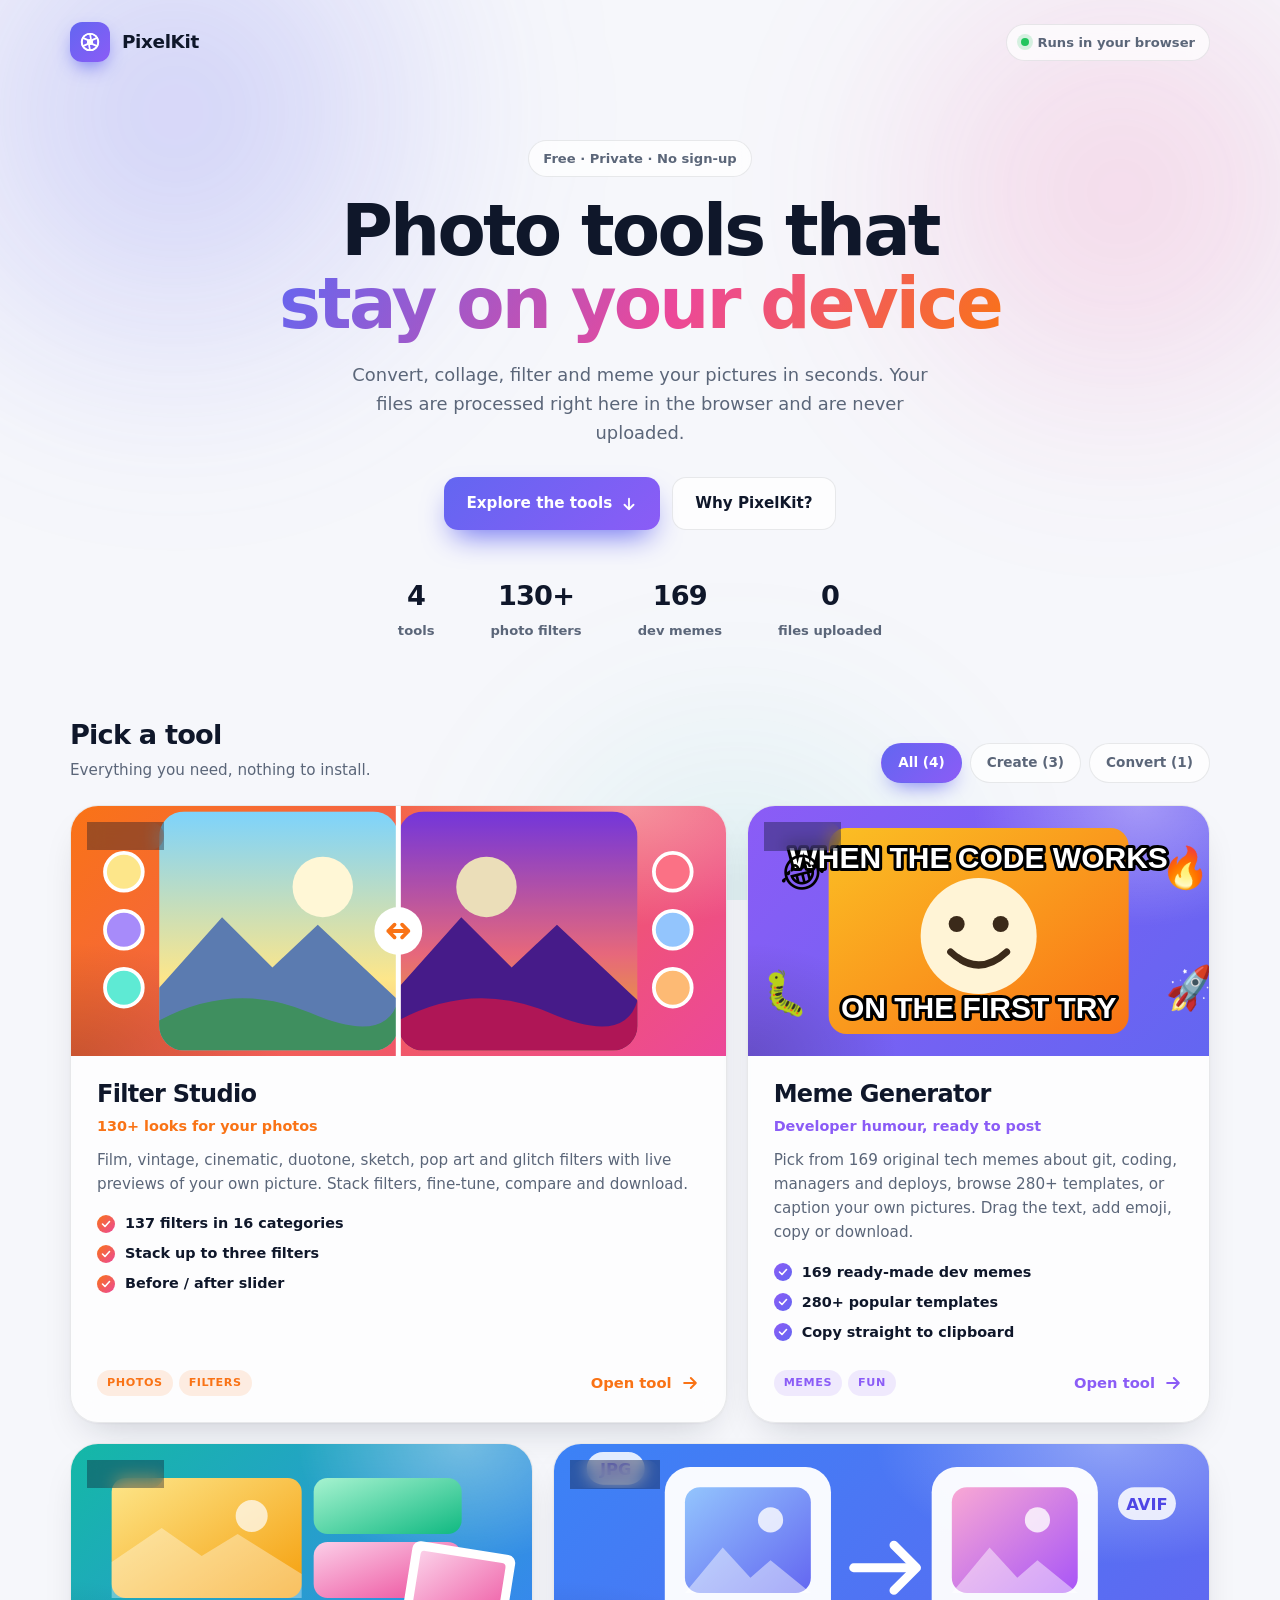
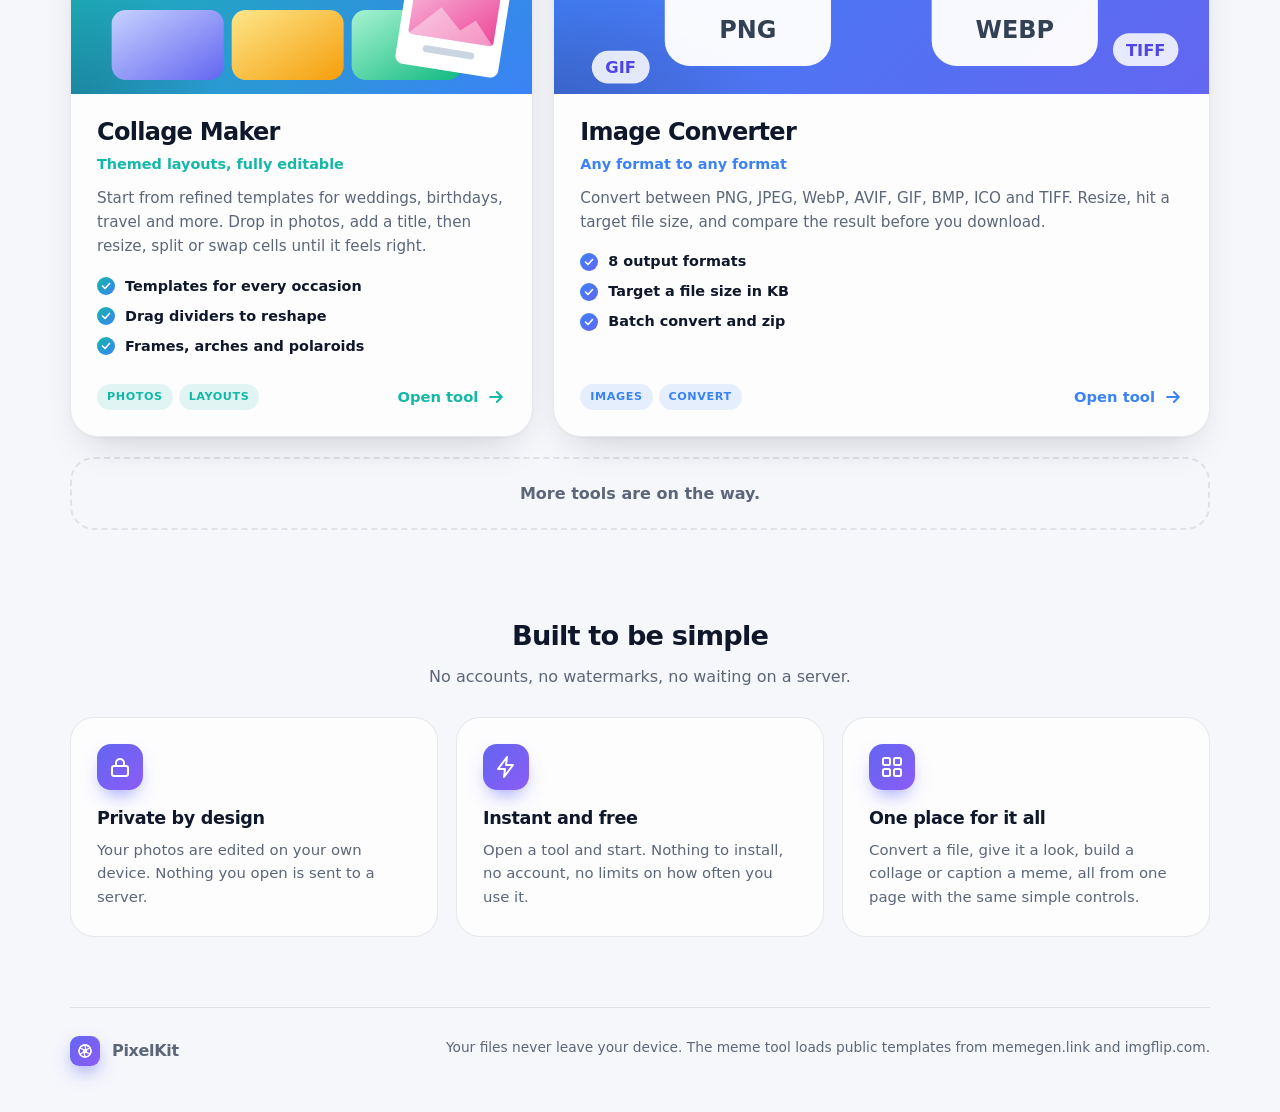
<file: index.html>
<!doctype html>
<html lang="en">
<head>
<meta charset="utf-8">
<meta name="viewport" content="width=device-width,initial-scale=1">
<title>PixelKit — Free Photo & Image Tools That Stay on Your Device</title>
<meta name="description" content="Free photo and image tools that run entirely in your browser: image converter, filter studio, collage maker, and tech meme generator. 100% private, no uploads, no sign-ups.">
<meta name="keywords" content="image converter, photo tools, online image converter, collage maker, photo filters, meme generator, client-side photo editor, webp converter, avif converter, free photo tools">
<link rel="canonical" href="https://hbti-ankit1994.github.io/PixelKit/">

<!-- Open Graph / Facebook / LinkedIn -->
<meta property="og:type" content="website">
<meta property="og:site_name" content="PixelKit">
<meta property="og:url" content="https://hbti-ankit1994.github.io/PixelKit/">
<meta property="og:title" content="PixelKit — Free Photo & Image Tools That Stay on Your Device">
<meta property="og:description" content="Convert, filter, collage, and meme your pictures right in your browser. 100% private, zero uploads.">
<meta property="og:image" content="https://hbti-ankit1994.github.io/PixelKit/assets/og-image.png">

<!-- Twitter / X -->
<meta name="twitter:card" content="summary_large_image">
<meta name="twitter:url" content="https://hbti-ankit1994.github.io/PixelKit/">
<meta name="twitter:title" content="PixelKit — Free Photo & Image Tools That Stay on Your Device">
<meta name="twitter:description" content="Convert, filter, collage, and meme your pictures right in your browser. 100% private, zero uploads.">
<meta name="twitter:image" content="https://hbti-ankit1994.github.io/PixelKit/assets/og-image.png">

<link rel="icon" type="image/svg+xml" href="assets/favicon.svg">
<link rel="alternate icon" type="image/png" sizes="32x32" href="assets/favicon-32x32.png">
<link rel="apple-touch-icon" sizes="180x180" href="assets/apple-touch-icon.png">
<meta name="theme-color" content="#0a0c13">
<style>
:root{
  --bg:#f6f7fb;--surface:rgba(255,255,255,.72);--solid:#fff;--fg:#0f172a;--muted:#5b6679;--border:rgba(15,23,42,.09);
  --accent:#6366f1;--accent2:#8b5cf6;--soft:rgba(99,102,241,.1);
  --shadow:0 1px 2px rgba(15,23,42,.04),0 18px 40px -18px rgba(15,23,42,.22);--shadow-hover:0 2px 4px rgba(15,23,42,.05),0 28px 56px -18px rgba(79,70,229,.38);
}
@media (prefers-color-scheme:dark){:root{
  --bg:#0a0c13;--surface:rgba(24,27,38,.72);--solid:#171a25;--fg:#e9ecf4;--muted:#9aa4b8;--border:rgba(255,255,255,.09);
  --accent:#818cf8;--accent2:#a78bfa;--soft:rgba(129,140,248,.14);
  --shadow:0 18px 40px -18px rgba(0,0,0,.7);--shadow-hover:0 28px 56px -18px rgba(99,102,241,.5);
}}
*{box-sizing:border-box}
[hidden]{display:none!important}
html{color-scheme:light dark;scroll-behavior:smooth}
body{margin:0;min-height:100vh;background:var(--bg);color:var(--fg);overflow-x:hidden;
  font:16px/1.6 Inter,ui-sans-serif,system-ui,-apple-system,"Segoe UI",Roboto,sans-serif;-webkit-font-smoothing:antialiased}
/* soft animated colour glow behind everything */
.glow{position:fixed;inset:0;z-index:-1;pointer-events:none;overflow:hidden}
.glow i{position:absolute;border-radius:50%;filter:blur(90px);opacity:.55;animation:drift 22s ease-in-out infinite alternate}
.glow i:nth-child(1){width:46rem;height:46rem;left:-12rem;top:-16rem;background:radial-gradient(circle,rgba(99,102,241,.55),transparent 65%)}
.glow i:nth-child(2){width:40rem;height:40rem;right:-10rem;top:-8rem;background:radial-gradient(circle,rgba(236,72,153,.4),transparent 65%);animation-delay:-8s}
.glow i:nth-child(3){width:36rem;height:36rem;left:35%;top:40rem;background:radial-gradient(circle,rgba(20,184,166,.28),transparent 65%);animation-delay:-14s}
@keyframes drift{to{transform:translate(40px,30px) scale(1.08)}}
@media (prefers-color-scheme:dark){.glow i{opacity:.35}}

.wrap{max-width:1180px;margin:0 auto;padding:0 20px}
nav{display:flex;align-items:center;justify-content:space-between;padding:22px 0}
.brand{display:flex;align-items:center;gap:12px;font-weight:800;font-size:1.15rem;letter-spacing:-.02em;color:inherit;text-decoration:none}
.mark{width:40px;height:40px;border-radius:12px;display:grid;place-items:center;color:#fff;
  background:linear-gradient(135deg,var(--accent),var(--accent2));box-shadow:0 8px 20px -6px var(--accent)}
.mark svg{width:22px;height:22px}
.pill{display:inline-flex;align-items:center;gap:8px;padding:7px 14px;border-radius:99px;font-size:.82rem;font-weight:600;color:var(--muted);
  background:var(--surface);border:1px solid var(--border);backdrop-filter:blur(10px);-webkit-backdrop-filter:blur(10px)}
.pill b{width:8px;height:8px;border-radius:50%;background:#22c55e;box-shadow:0 0 0 4px rgba(34,197,94,.18)}

/* hero */
.hero{text-align:center;padding:56px 0 44px}
.eyebrow{display:inline-block;margin-bottom:18px}
h1{margin:0 auto;max-width:15ch;font-size:clamp(2.4rem,6.4vw,4.4rem);line-height:1.04;letter-spacing:-.04em;font-weight:800}
h1 em{font-style:normal;background:linear-gradient(120deg,#6366f1,#ec4899 55%,#f97316);-webkit-background-clip:text;background-clip:text;color:transparent}
.lead{max-width:36rem;margin:20px auto 0;color:var(--muted);font-size:1.12rem}
.cta{display:flex;gap:12px;justify-content:center;flex-wrap:wrap;margin-top:30px}
.btn{display:inline-flex;align-items:center;gap:8px;padding:13px 22px;border-radius:14px;font:inherit;font-weight:700;font-size:.95rem;text-decoration:none;
  border:1px solid var(--border);color:var(--fg);background:var(--surface);cursor:pointer;transition:transform .18s,box-shadow .18s}
.btn:hover{transform:translateY(-2px)}
.btn.primary{border:0;color:#fff;background:linear-gradient(135deg,var(--accent),var(--accent2));box-shadow:0 14px 30px -10px var(--accent)}
.stats{display:flex;justify-content:center;gap:clamp(18px,5vw,56px);flex-wrap:wrap;margin-top:44px}
.stat{text-align:center}.stat b{display:block;font-size:1.7rem;letter-spacing:-.03em}.stat span{font-size:.82rem;color:var(--muted);font-weight:600}

/* section header + filter */
.sec-head{display:flex;align-items:end;justify-content:space-between;gap:16px;flex-wrap:wrap;margin:26px 0 22px}
.sec-head h2{margin:0;font-size:1.7rem;letter-spacing:-.03em}
.sec-head p{margin:2px 0 0;color:var(--muted);font-size:.95rem}
.chips{display:flex;gap:8px;flex-wrap:wrap}
.chip{padding:8px 16px;border-radius:99px;font:inherit;font-size:.85rem;font-weight:700;color:var(--muted);background:var(--surface);border:1px solid var(--border);cursor:pointer;transition:.18s}
.chip:hover{color:var(--fg)}
.chip[aria-pressed=true]{color:#fff;border-color:transparent;background:linear-gradient(135deg,var(--accent),var(--accent2));box-shadow:0 10px 22px -10px var(--accent)}

/* bento grid */
.grid{display:grid;grid-template-columns:repeat(12,1fr);gap:20px}
.card{grid-column:span var(--span,6);position:relative;display:flex;flex-direction:column;overflow:hidden;border-radius:28px;text-decoration:none;color:inherit;
  background:var(--surface);border:1px solid var(--border);box-shadow:var(--shadow);backdrop-filter:blur(14px);-webkit-backdrop-filter:blur(14px);
  transition:transform .28s cubic-bezier(.2,.8,.2,1),box-shadow .28s,border-color .28s;animation:rise .6s cubic-bezier(.2,.8,.2,1) both;animation-delay:calc(var(--i,0)*90ms)}
.card:hover,.card:focus-visible{transform:translateY(-6px);box-shadow:var(--shadow-hover);border-color:color-mix(in srgb,var(--c1) 55%,transparent);outline:none}
@keyframes rise{from{opacity:0;transform:translateY(22px)}to{opacity:1;transform:none}}
.art{position:relative;height:250px;overflow:hidden;background:linear-gradient(135deg,var(--c1),var(--c2))}
.art::before{content:"";position:absolute;inset:0;background:radial-gradient(60% 80% at 85% 0%,rgba(255,255,255,.35),transparent 60%),radial-gradient(50% 70% at 0% 100%,rgba(0,0,0,.18),transparent 65%)}
.art svg{position:absolute;inset:0;width:100%;height:100%;transition:transform .5s cubic-bezier(.2,.8,.2,1)}
.card:hover .art svg{transform:scale(1.045) translateY(-4px)}
.badge{position:absolute;top:16px;left:16px;z-index:2;padding:5px 12px;border-radius:99px;font-size:.72rem;font-weight:800;letter-spacing:.06em;text-transform:uppercase;
  color:#fff;background:rgba(15,23,42,.38);backdrop-filter:blur(8px);-webkit-backdrop-filter:blur(8px)}
.body{display:flex;flex-direction:column;gap:10px;padding:24px 26px 26px;flex:1}
.body h3{margin:0;font-size:1.5rem;letter-spacing:-.03em;line-height:1.2}
.tagline{margin:-4px 0 0;font-weight:700;font-size:.9rem;color:var(--c1)}
.body p{margin:0;color:var(--muted);font-size:.95rem}
.points{list-style:none;margin:6px 0 0;padding:0;display:grid;gap:7px}
.points li{display:flex;gap:10px;align-items:center;font-size:.9rem;font-weight:600}
.points svg{flex:none;width:18px;height:18px;padding:3px;border-radius:50%;color:#fff;background:linear-gradient(135deg,var(--c1),var(--c2))}
.foot{display:flex;align-items:center;justify-content:space-between;gap:12px;margin-top:auto;padding-top:16px}
.tags{display:flex;gap:6px;flex-wrap:wrap}
.tags span{font-size:.7rem;font-weight:800;letter-spacing:.05em;text-transform:uppercase;padding:4px 10px;border-radius:99px;color:var(--c1);background:color-mix(in srgb,var(--c1) 12%,transparent)}
.open{display:inline-flex;align-items:center;gap:8px;font-weight:800;font-size:.92rem;color:var(--c1);white-space:nowrap}
.open svg{width:20px;height:20px;transition:transform .25s}
.card:hover .open svg{transform:translateX(5px)}
.soon{grid-column:1/-1;display:flex;align-items:center;justify-content:center;gap:12px;padding:22px;border-radius:24px;border:2px dashed var(--border);color:var(--muted);font-weight:600;text-align:center}

/* why strip */
.why{margin:84px 0 20px}
.why h2{margin:0 0 6px;text-align:center;font-size:1.7rem;letter-spacing:-.03em}
.why>p{margin:0 auto 28px;text-align:center;max-width:34rem;color:var(--muted)}
.feats{display:grid;grid-template-columns:repeat(3,1fr);gap:18px}
.feat{padding:26px;border-radius:24px;background:var(--surface);border:1px solid var(--border);backdrop-filter:blur(12px);-webkit-backdrop-filter:blur(12px)}
.feat .ic{width:46px;height:46px;border-radius:14px;display:grid;place-items:center;color:#fff;margin-bottom:14px;background:linear-gradient(135deg,var(--accent),var(--accent2));box-shadow:0 10px 22px -10px var(--accent)}
.feat .ic svg{width:24px;height:24px}
.feat h3{margin:0 0 6px;font-size:1.1rem;letter-spacing:-.02em}.feat p{margin:0;color:var(--muted);font-size:.93rem}

footer{margin-top:70px;padding:28px 0 46px;border-top:1px solid var(--border);display:flex;justify-content:space-between;gap:16px;flex-wrap:wrap;color:var(--muted);font-size:.86rem}
footer .brand{font-size:1rem}

@media (max-width:900px){.card{grid-column:1/-1!important}.feats{grid-template-columns:1fr}.art{height:220px}}
@media (max-width:520px){.hero{padding:34px 0 30px}.stats{margin-top:30px}.body{padding:20px}.sec-head{margin-top:10px}nav .pill{display:none}}
@media (prefers-reduced-motion:reduce){*{animation:none!important;transition:none!important}.glow i{animation:none}}
</style>
</head>
<body>
<div class="glow" aria-hidden="true"><i></i><i></i><i></i></div>

<div class="wrap">
  <nav>
    <a class="brand" href="#top"><span class="mark"><svg viewBox="0 0 24 24" fill="none" stroke="currentColor" stroke-width="1.9" stroke-linecap="round" stroke-linejoin="round"><circle cx="12" cy="12" r="9"/><path d="M12 3a9 9 0 0 1 7.8 4.5L14.2 10"/><path d="M19.8 7.5a9 9 0 0 1 0 9L14.2 14"/><path d="M19.8 16.5a9 9 0 0 1-7.8 4.5l-1-5.5"/><path d="M12 21a9 9 0 0 1-7.8-4.5L9.8 14"/><path d="M4.2 16.5a9 9 0 0 1 0-9L9.8 10"/><path d="M4.2 7.5A9 9 0 0 1 12 3l1 5.5"/><circle cx="12" cy="12" r="2.4" fill="currentColor"/></svg></span>PixelKit</a>
    <span class="pill"><b></b>Runs in your browser</span>
  </nav>

  <header class="hero" id="top">
    <span class="pill eyebrow">Free · Private · No sign-up</span>
    <h1>Photo tools that <em>stay on your device</em></h1>
    <p class="lead">Convert, collage, filter and meme your pictures in seconds. Your files are processed right here in the browser and are never uploaded.</p>
    <div class="cta">
      <a class="btn primary" href="#tools">Explore the tools
        <svg width="18" height="18" viewBox="0 0 24 24" fill="none" stroke="currentColor" stroke-width="2.4" stroke-linecap="round" stroke-linejoin="round"><path d="M12 5v14m0 0 6-6m-6 6-6-6"/></svg></a>
      <a class="btn" href="#why">Why PixelKit?</a>
    </div>
    <div class="stats" id="stats"></div>
  </header>

  <main id="tools">
    <div class="sec-head">
      <div><h2>Pick a tool</h2><p id="sub">Everything you need, nothing to install.</p></div>
      <div class="chips" id="chips" role="group" aria-label="Filter tools"></div>
    </div>
    <div class="grid" id="grid"></div>
  </main>

  <section class="why" id="why">
    <h2>Built to be simple</h2>
    <p>No accounts, no watermarks, no waiting on a server.</p>
    <div class="feats">
      <div class="feat"><div class="ic"><svg viewBox="0 0 24 24" fill="none" stroke="currentColor" stroke-width="2" stroke-linecap="round" stroke-linejoin="round"><rect x="4" y="11" width="16" height="10" rx="2"/><path d="M8 11V8a4 4 0 0 1 8 0v3"/></svg></div>
        <h3>Private by design</h3><p>Your photos are edited on your own device. Nothing you open is sent to a server.</p></div>
      <div class="feat"><div class="ic"><svg viewBox="0 0 24 24" fill="none" stroke="currentColor" stroke-width="2" stroke-linecap="round" stroke-linejoin="round"><path d="M13 2 4 14h7l-1 8 9-12h-7z"/></svg></div>
        <h3>Instant and free</h3><p>Open a tool and start. Nothing to install, no account, no limits on how often you use it.</p></div>
      <div class="feat"><div class="ic"><svg viewBox="0 0 24 24" fill="none" stroke="currentColor" stroke-width="2" stroke-linecap="round" stroke-linejoin="round"><rect x="3" y="3" width="7" height="7" rx="1.5"/><rect x="14" y="3" width="7" height="7" rx="1.5"/><rect x="3" y="14" width="7" height="7" rx="1.5"/><rect x="14" y="14" width="7" height="7" rx="1.5"/></svg></div>
        <h3>One place for it all</h3><p>Convert a file, give it a look, build a collage or caption a meme, all from one page with the same simple controls.</p></div>
    </div>
  </section>

  <footer>
    <a class="brand" href="#top"><span class="mark" style="width:30px;height:30px;border-radius:9px"><svg style="width:16px;height:16px" viewBox="0 0 24 24" fill="none" stroke="currentColor" stroke-width="1.9" stroke-linecap="round" stroke-linejoin="round"><circle cx="12" cy="12" r="9"/><path d="M12 3a9 9 0 0 1 7.8 4.5L14.2 10"/><path d="M19.8 7.5a9 9 0 0 1 0 9L14.2 14"/><path d="M19.8 16.5a9 9 0 0 1-7.8 4.5l-1-5.5"/><path d="M12 21a9 9 0 0 1-7.8-4.5L9.8 14"/><path d="M4.2 16.5a9 9 0 0 1 0-9L9.8 10"/><path d="M4.2 7.5A9 9 0 0 1 12 3l1 5.5"/><circle cx="12" cy="12" r="2.4" fill="currentColor"/></svg></span>PixelKit</a>
    <span>Your files never leave your device. The meme tool loads public templates from memegen.link and imgflip.com.</span>
  </footer>
</div>

<script src="tools.js"></script>
<script>
"use strict";
const tools = window.TOOLS || [];
const $ = id => document.getElementById(id);
const el = (tag, cls, text) => { const e = document.createElement(tag); if (cls) e.className = cls; if (text !== undefined) e.textContent = text; return e; };
const CHECK = '<svg viewBox="0 0 24 24" fill="none" stroke="currentColor" stroke-width="3.2" stroke-linecap="round" stroke-linejoin="round"><path d="m5 12 5 5 9-10"/></svg>';
const ARROW = '<svg viewBox="0 0 24 24" fill="none" stroke="currentColor" stroke-width="2.4" stroke-linecap="round" stroke-linejoin="round"><path d="M5 12h14m0 0-6-6m6 6-6 6"/></svg>';

/* ---------- card illustrations (one per tool id) ---------- */
const white = "#ffffff";
const ART = {
  "image-converter": () => `
    <svg viewBox="0 0 520 250" preserveAspectRatio="xMidYMid slice" aria-hidden="true">
      <defs><linearGradient id="gA" x1="0" y1="0" x2="1" y2="1"><stop offset="0" stop-color="#93c5fd"/><stop offset="1" stop-color="#6366f1"/></linearGradient>
            <linearGradient id="gB" x1="0" y1="0" x2="1" y2="1"><stop offset="0" stop-color="#f9a8d4"/><stop offset="1" stop-color="#a855f7"/></linearGradient></defs>
      <g transform="translate(88 44)"><rect width="132" height="158" rx="20" fill="${white}" opacity=".96"/>
        <rect x="16" y="16" width="100" height="84" rx="12" fill="url(#gA)"/><circle cx="84" cy="42" r="10" fill="${white}" opacity=".8"/>
        <path d="M16 100 46 64l22 24 16-14 32 26z" fill="${white}" opacity=".45"/>
        <text x="66" y="136" text-anchor="middle" font-size="19" font-weight="800" fill="#334155" font-family="system-ui,sans-serif">PNG</text></g>
      <g transform="translate(300 44)"><rect width="132" height="158" rx="20" fill="${white}" opacity=".96"/>
        <rect x="16" y="16" width="100" height="84" rx="12" fill="url(#gB)"/><circle cx="84" cy="42" r="10" fill="${white}" opacity=".8"/>
        <path d="M16 100 46 64l22 24 16-14 32 26z" fill="${white}" opacity=".45"/>
        <text x="66" y="136" text-anchor="middle" font-size="19" font-weight="800" fill="#334155" font-family="system-ui,sans-serif">WEBP</text></g>
      <g fill="none" stroke="${white}" stroke-width="7" stroke-linecap="round" stroke-linejoin="round"><path d="M238 124h44"/><path d="M270 106l18 18-18 18"/></g>
      <g font-family="system-ui,sans-serif" font-weight="800" font-size="13" text-anchor="middle">
        <rect x="26" y="32" width="46" height="26" rx="13" fill="${white}" opacity=".85"/><text x="49" y="50" fill="#4f46e5">JPG</text>
        <rect x="448" y="60" width="46" height="26" rx="13" fill="${white}" opacity=".85"/><text x="471" y="78" fill="#4f46e5">AVIF</text>
        <rect x="30" y="190" width="46" height="26" rx="13" fill="${white}" opacity=".85"/><text x="53" y="208" fill="#4f46e5">GIF</text>
        <rect x="444" y="176" width="52" height="26" rx="13" fill="${white}" opacity=".85"/><text x="470" y="194" fill="#4f46e5">TIFF</text></g>
    </svg>`,
  "collage-maker": () => `
    <svg viewBox="0 0 520 250" preserveAspectRatio="xMidYMid slice" aria-hidden="true">
      <defs><linearGradient id="cA" x1="0" y1="0" x2="1" y2="1"><stop offset="0" stop-color="#fde68a"/><stop offset="1" stop-color="#f59e0b"/></linearGradient>
            <linearGradient id="cB" x1="0" y1="0" x2="1" y2="1"><stop offset="0" stop-color="#a7f3d0"/><stop offset="1" stop-color="#10b981"/></linearGradient>
            <linearGradient id="cC" x1="0" y1="0" x2="1" y2="1"><stop offset="0" stop-color="#fbcfe8"/><stop offset="1" stop-color="#ec4899"/></linearGradient>
            <linearGradient id="cD" x1="0" y1="0" x2="1" y2="1"><stop offset="0" stop-color="#c7d2fe"/><stop offset="1" stop-color="#6366f1"/></linearGradient></defs>
      <g transform="translate(70 34)">
        <rect width="190" height="120" rx="14" fill="url(#cA)"/><circle cx="140" cy="38" r="16" fill="${white}" opacity=".7"/><path d="M0 120V84l50-34 40 28 36-22 64 40v24z" fill="${white}" opacity=".35"/>
        <rect x="202" width="148" height="56" rx="14" fill="url(#cB)"/><rect x="202" y="64" width="148" height="56" rx="14" fill="url(#cC)"/>
        <rect y="132" width="112" height="70" rx="14" fill="url(#cD)"/><rect x="120" y="132" width="112" height="70" rx="14" fill="url(#cA)"/><rect x="240" y="132" width="110" height="70" rx="14" fill="url(#cB)"/>
      </g>
      <g transform="translate(372 96) rotate(9)"><rect width="104" height="124" rx="8" fill="${white}"/><rect x="9" y="9" width="86" height="84" rx="4" fill="url(#cC)"/><path d="M9 93 38 62l22 20 14-12 21 23z" fill="${white}" opacity=".4"/>
        <rect x="26" y="102" width="52" height="7" rx="3.5" fill="#cbd5e1"/></g>
    </svg>`,
  "filter-studio": () => `
    <svg viewBox="0 0 520 250" preserveAspectRatio="xMidYMid slice" aria-hidden="true">
      <defs><linearGradient id="fSky" x1="0" y1="0" x2="0" y2="1"><stop offset="0" stop-color="#7dd3fc"/><stop offset=".7" stop-color="#fde68a"/><stop offset="1" stop-color="#fdba74"/></linearGradient>
            <linearGradient id="fWarm" x1="0" y1="0" x2="0" y2="1"><stop offset="0" stop-color="#7c3aed"/><stop offset=".6" stop-color="#fb7185"/><stop offset="1" stop-color="#fbbf24"/></linearGradient>
            <clipPath id="fL"><rect x="70" y="30" width="190" height="190" rx="20"/></clipPath><clipPath id="fR"><rect x="260" y="30" width="190" height="190" rx="20"/></clipPath></defs>
      <g clip-path="url(#fL)"><rect x="70" y="30" width="190" height="190" fill="url(#fSky)"/><circle cx="200" cy="90" r="24" fill="#fff7d6"/>
        <path d="M70 170l50-56 40 40 36-34 64 60v40H70z" fill="#5b7bb0"/><path d="M70 196q60-32 120-6t70-10v40H70z" fill="#3f8f5f"/></g>
      <g clip-path="url(#fR)"><rect x="260" y="30" width="190" height="190" fill="url(#fWarm)"/><circle cx="330" cy="90" r="24" fill="#fff1c9"/>
        <path d="M70 170l50-56 40 40 36-34 64 60v40H70z" fill="#4c1d95" transform="translate(190 0)"/><path d="M70 196q60-32 120-6t70-10v40H70z" fill="#be185d" transform="translate(190 0)"/>
        <rect x="260" y="30" width="190" height="190" fill="#000" opacity=".08"/></g>
      <line x1="260" y1="22" x2="260" y2="228" stroke="${white}" stroke-width="4"/>
      <circle cx="260" cy="125" r="19" fill="${white}"/><path d="M252 125h16m-5-5 5 5-5 5m-6-10-5 5 5 5" fill="none" stroke="#f97316" stroke-width="3" stroke-linecap="round" stroke-linejoin="round" transform="translate(0 0)"/>
      <g><circle cx="42" cy="78" r="15" fill="#fde68a" stroke="${white}" stroke-width="3"/><circle cx="42" cy="124" r="15" fill="#a78bfa" stroke="${white}" stroke-width="3"/><circle cx="42" cy="170" r="15" fill="#5eead4" stroke="${white}" stroke-width="3"/>
        <circle cx="478" cy="78" r="15" fill="#fb7185" stroke="${white}" stroke-width="3"/><circle cx="478" cy="124" r="15" fill="#93c5fd" stroke="${white}" stroke-width="3"/><circle cx="478" cy="170" r="15" fill="#fdba74" stroke="${white}" stroke-width="3"/></g>
    </svg>`,
  "meme-generator": () => `
    <svg viewBox="0 0 520 250" preserveAspectRatio="xMidYMid slice" aria-hidden="true">
      <defs><linearGradient id="mBg" x1="0" y1="0" x2="1" y2="1"><stop offset="0" stop-color="#fbbf24"/><stop offset="1" stop-color="#f97316"/></linearGradient>
            <clipPath id="mClip"><rect x="110" y="22" width="300" height="206" rx="18"/></clipPath></defs>
      <rect x="110" y="22" width="300" height="206" rx="18" fill="url(#mBg)"/>
      <g clip-path="url(#mClip)"><circle cx="260" cy="130" r="58" fill="#fff4d6"/><circle cx="238" cy="118" r="8" fill="#3b2a1a"/><circle cx="282" cy="118" r="8" fill="#3b2a1a"/>
        <path d="M232 146q28 26 56 0" fill="none" stroke="#3b2a1a" stroke-width="7" stroke-linecap="round"/></g>
      <g font-family="Impact,Haettenschweiler,'Arial Narrow Bold',sans-serif" font-size="30" font-weight="900" text-anchor="middle" fill="${white}" stroke="#000" stroke-width="6" stroke-linejoin="round" paint-order="stroke">
        <text x="260" y="62">WHEN THE CODE WORKS</text><text x="260" y="212">ON THE FIRST TRY</text></g>
      <g font-size="40"><text x="64" y="86" transform="rotate(-14 64 86)">😂</text><text x="440" y="70" transform="rotate(12 440 70)">🔥</text><text x="448" y="200" transform="rotate(-8 448 200)">🚀</text><text x="40" y="196" transform="rotate(10 40 196)">🐛</text></g>
    </svg>`,
};
const genericArt = () => `<svg viewBox="0 0 520 250" preserveAspectRatio="xMidYMid slice" aria-hidden="true"><rect x="170" y="55" width="180" height="140" rx="22" fill="#fff" opacity=".9"/><circle cx="260" cy="110" r="26" fill="none" stroke="#6366f1" stroke-width="8"/><path d="M200 175l40-40 28 26 24-18 28 32z" fill="#6366f1" opacity=".55"/></svg>`;

/* ---------- build the page ---------- */
let filter = "All";
function card(t, i){
  const a = el("a", "card"); a.href = t.path;
  a.style.setProperty("--span", t.span || 6); a.style.setProperty("--i", i);
  const [c1, c2] = t.accent || ["#6366f1", "#8b5cf6"]; a.style.setProperty("--c1", c1); a.style.setProperty("--c2", c2);
  const art = el("div", "art"); art.innerHTML = (ART[t.id] || genericArt)();
  art.append(el("span", "badge", t.category || "Tool"));
  const body = el("div", "body");
  body.append(el("h3", "", t.name));
  if (t.tagline) body.append(el("div", "tagline", t.tagline));
  body.append(el("p", "", t.description));
  if (t.highlights && t.highlights.length){
    const ul = el("ul", "points");
    for (const h of t.highlights){ const li = el("li"); li.innerHTML = CHECK; li.append(document.createTextNode(h)); ul.append(li); }
    body.append(ul);
  }
  const foot = el("div", "foot"), tags = el("div", "tags");
  (t.tags || []).forEach(x => tags.append(el("span", "", x)));
  const open = el("span", "open"); open.append(document.createTextNode("Open tool")); open.insertAdjacentHTML("beforeend", ARROW);
  foot.append(tags, open); body.append(foot);
  a.append(art, body);
  return a;
}
function render(){
  const grid = $("grid"); grid.replaceChildren();
  const list = tools.filter(t => filter === "All" || t.category === filter);
  list.forEach((t, i) => grid.append(card(t, i)));
  // a lone card on a row should fill it
  if (list.length === 1) grid.firstChild.style.setProperty("--span", 12);
  const soon = el("div", "soon"); soon.append(el("span", "", "More tools are on the way."));
  grid.append(soon);
  document.querySelectorAll(".chip").forEach(c => c.setAttribute("aria-pressed", c.dataset.f === filter));
}
function build(){
  const cats = ["All", ...new Set(tools.map(t => t.category).filter(Boolean))];
  const chips = $("chips"); chips.hidden = cats.length < 3;
  for (const c of cats){
    const b = el("button", "chip", c === "All" ? `All (${tools.length})` : `${c} (${tools.filter(t => t.category === c).length})`);
    b.type = "button"; b.dataset.f = c; b.onclick = () => { filter = c; render(); }; chips.append(b);
  }
  const stats = $("stats");
  for (const [n, label] of [[tools.length, "tools"], ["130+", "photo filters"], ["169", "dev memes"], ["0", "files uploaded"]]){
    const s = el("div", "stat"); s.append(el("b", "", String(n)), el("span", "", label)); stats.append(s);
  }
  render();
}
build();
</script>
</body>
</html>
</file>
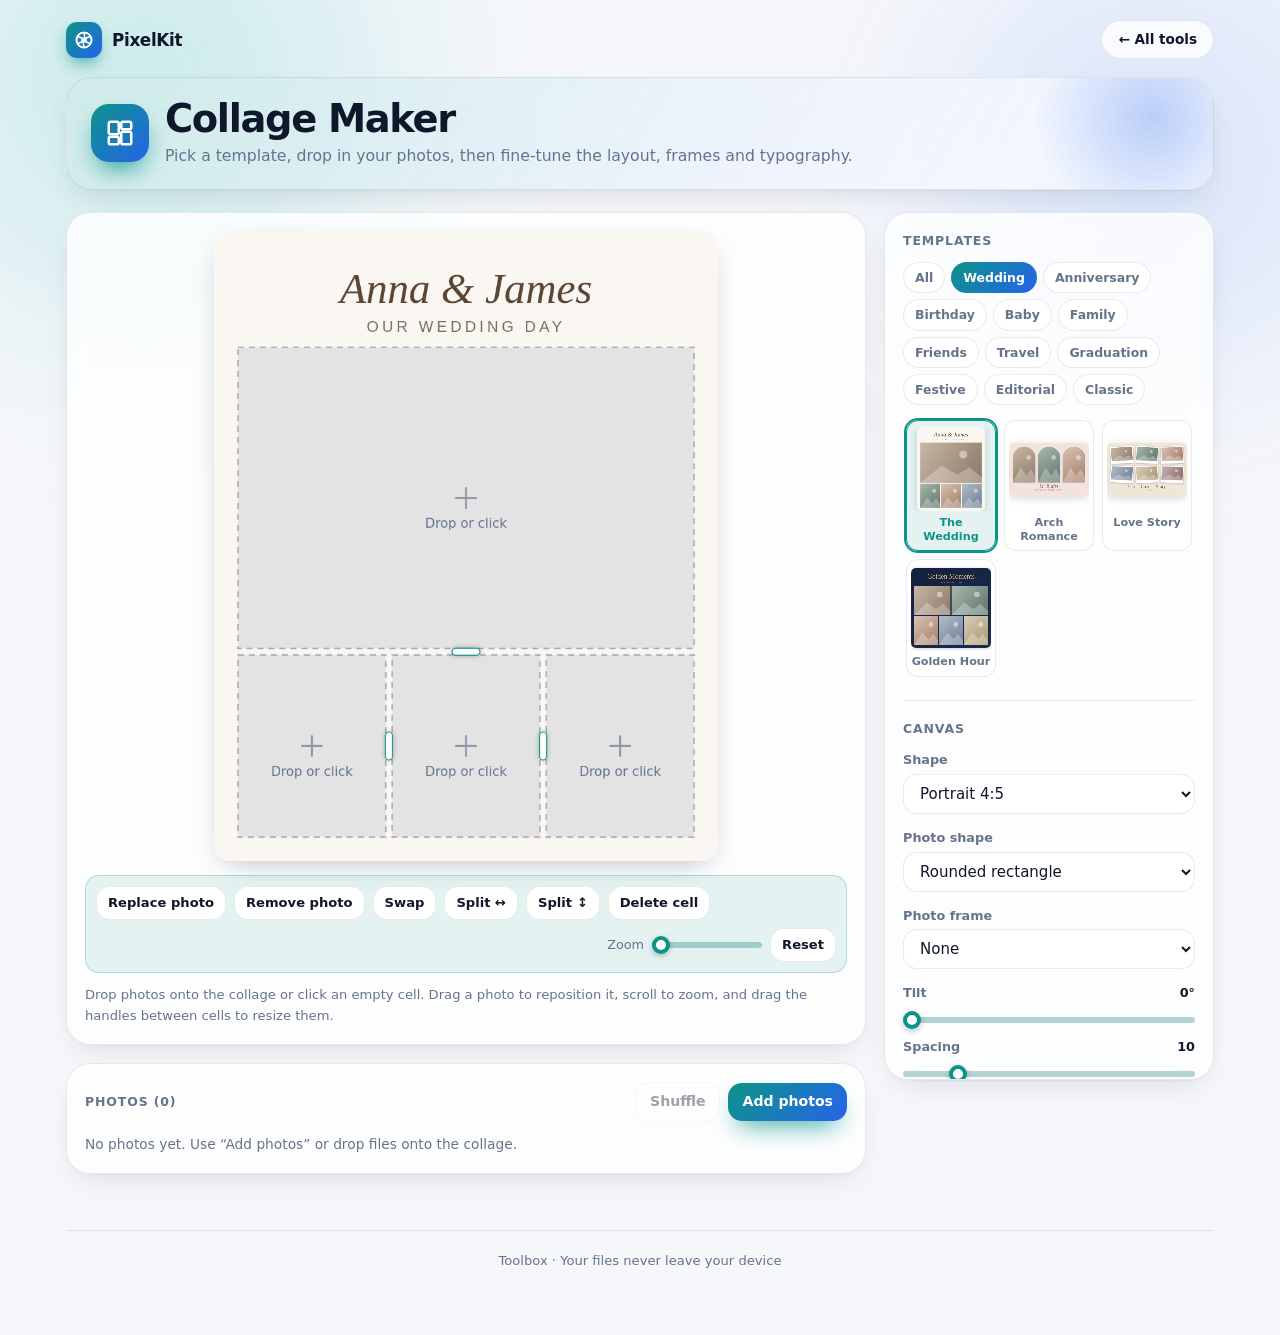
<file: tools/collage-maker/index.html>
<!doctype html>
<html lang="en" data-tool="collage-maker">
<head>
<meta charset="utf-8">
<meta name="viewport" content="width=device-width,initial-scale=1">
<title>Collage Maker — Themed Layouts & Dynamic Resizing | PixelKit</title>
<meta name="description" content="Create photo collages with themed templates for weddings, birthdays, travel, and social posts. Drag dividers to reshape, customize frames, arches, and polaroids.">
<meta name="keywords" content="collage maker, photo collage, online collage maker, photo grid maker, polaroid collage, picture collage generator, free collage maker">
<link rel="canonical" href="https://hbti-ankit1994.github.io/PixelKit/tools/collage-maker/index.html">

<!-- Open Graph / Social -->
<meta property="og:type" content="website">
<meta property="og:site_name" content="PixelKit">
<meta property="og:url" content="https://hbti-ankit1994.github.io/PixelKit/tools/collage-maker/index.html">
<meta property="og:title" content="Collage Maker — Themed Layouts & Dynamic Resizing | PixelKit">
<meta property="og:description" content="Themed layouts, dynamic resizing, polaroids, and arches. 100% in-browser and private.">
<meta property="og:image" content="https://hbti-ankit1994.github.io/PixelKit/assets/og-image.png">

<!-- Twitter -->
<meta name="twitter:card" content="summary_large_image">
<meta name="twitter:title" content="Collage Maker — Themed Layouts & Dynamic Resizing | PixelKit">
<meta name="twitter:description" content="Themed layouts, dynamic resizing, polaroids, and arches. 100% in-browser and private.">
<meta name="twitter:image" content="https://hbti-ankit1994.github.io/PixelKit/assets/og-image.png">

<link rel="icon" type="image/svg+xml" href="../../assets/favicon.svg">
<link rel="alternate icon" type="image/png" sizes="32x32" href="../../assets/favicon-32x32.png">
<link rel="apple-touch-icon" sizes="180x180" href="../../assets/apple-touch-icon.png">
<style>
:root{
  --bg:#f6f7fb;--card:rgba(255,255,255,.78);--fg:#0f172a;--muted:#64748b;--border:rgba(15,23,42,.09);
  --accent:#6366f1;--accent2:#8b5cf6;--accent-soft:rgba(99,102,241,.1);--field:#fff;
  --ok:#059669;--err:#dc2626;--shadow:0 1px 2px rgba(15,23,42,.04),0 12px 32px -12px rgba(15,23,42,.14);
}
@media (prefers-color-scheme:dark){:root{
  --bg:#0b0d14;--card:rgba(24,27,38,.72);--fg:#e8eaf2;--muted:#8a93a8;--border:rgba(255,255,255,.08);
  --accent:#818cf8;--accent2:#a78bfa;--accent-soft:rgba(129,140,248,.14);--field:rgba(255,255,255,.04);
  --ok:#34d399;--err:#f87171;--shadow:0 12px 32px -12px rgba(0,0,0,.6);
}}
*{box-sizing:border-box}
html{color-scheme:light dark}
body{margin:0;min-height:100vh;background:var(--bg);color:var(--fg);
  font:15px/1.55 Inter,ui-sans-serif,system-ui,-apple-system,"Segoe UI",Roboto,sans-serif;-webkit-font-smoothing:antialiased;
  background-image:radial-gradient(60rem 30rem at 10% -10%,rgba(99,102,241,.18),transparent 60%),
                   radial-gradient(50rem 28rem at 100% 0%,rgba(236,72,153,.13),transparent 60%);
  background-repeat:no-repeat}
main{max-width:1180px;margin:0 auto;padding:28px 16px 64px}
.back{display:inline-flex;gap:6px;margin-bottom:14px;color:var(--muted);text-decoration:none;font-size:.88rem;font-weight:600}
.back:hover{color:var(--accent)}
header{display:flex;align-items:center;gap:14px;margin-bottom:22px}
.logo{width:48px;height:48px;border-radius:14px;display:grid;place-items:center;color:#fff;flex:none;
  background:linear-gradient(135deg,var(--accent),var(--accent2));box-shadow:0 8px 20px -6px var(--accent)}
.logo svg{width:26px;height:26px}
h1{margin:0;font-size:1.75rem;letter-spacing:-.02em;line-height:1.2}
p.sub{margin:2px 0 0;color:var(--muted);font-size:.92rem}
.workspace{display:grid;grid-template-columns:minmax(0,1fr) 330px;gap:18px;align-items:start}
.card{background:var(--card);backdrop-filter:blur(14px);-webkit-backdrop-filter:blur(14px);border:1px solid var(--border);
  border-radius:20px;padding:18px;margin-bottom:18px;box-shadow:var(--shadow)}
.side{position:sticky;top:16px;margin-bottom:0;max-height:calc(100vh - 32px);overflow:auto}
h2{margin:0 0 12px;font-size:.78rem;font-weight:700;color:var(--muted);text-transform:uppercase;letter-spacing:.06em}
.sec+.sec{margin-top:20px;padding-top:18px;border-top:1px solid var(--border)}
label{display:flex;justify-content:space-between;font-size:.8rem;font-weight:600;color:var(--muted);margin-bottom:4px}
label span{color:var(--fg);font-variant-numeric:tabular-nums}
select{width:100%;padding:9px 12px;border:1px solid var(--border);border-radius:12px;background:var(--field);color:var(--fg);
  font:inherit;outline:none}
select:focus{border-color:var(--accent);box-shadow:0 0 0 4px var(--accent-soft)}
input[type=range]{-webkit-appearance:none;appearance:none;width:100%;height:6px;border-radius:99px;margin:10px 0 14px;
  background:color-mix(in srgb,var(--accent) 25%,var(--border));outline:none}
input[type=range]::-webkit-slider-thumb{-webkit-appearance:none;width:18px;height:18px;border-radius:50%;background:#fff;
  border:4px solid var(--accent);box-shadow:0 2px 6px rgba(0,0,0,.25);cursor:pointer}
input[type=range]::-moz-range-thumb{width:10px;height:10px;border-radius:50%;background:#fff;border:4px solid var(--accent);cursor:pointer}
input[type=color]{width:38px;height:34px;border:1px solid var(--border);border-radius:10px;background:var(--field);padding:3px;cursor:pointer}
button{font:inherit;font-weight:600;font-size:.88rem;padding:8px 14px;border-radius:12px;border:1px solid var(--border);
  background:var(--field);color:var(--fg);cursor:pointer;transition:transform .12s,box-shadow .15s,background .15s}
button:hover:not(:disabled){transform:translateY(-1px);box-shadow:0 6px 16px -8px rgba(15,23,42,.3)}
button:disabled{opacity:.4;cursor:not-allowed}
button.primary{border:0;color:#fff;background:linear-gradient(135deg,var(--accent),var(--accent2));box-shadow:0 8px 20px -8px var(--accent)}
button.on{border-color:var(--accent);background:var(--accent-soft);color:var(--accent)}
.row{display:flex;gap:8px;flex-wrap:wrap;align-items:center}
.swatches{display:flex;gap:6px;align-items:center;flex-wrap:wrap}
.sw{width:26px;height:26px;border-radius:50%;padding:0;border:2px solid var(--border)}
.stagewrap{display:flex;justify-content:center}
canvas#stage{display:block;width:100%;height:auto;border-radius:10px;touch-action:none;
  box-shadow:0 10px 30px -12px rgba(15,23,42,.35)}
.cellbar{display:flex;gap:8px;flex-wrap:wrap;align-items:center;margin-top:14px;padding:10px;border-radius:14px;
  background:var(--accent-soft);border:1px solid color-mix(in srgb,var(--accent) 25%,transparent)}
.cellbar button{padding:6px 11px;font-size:.82rem}
.cellbar .z{display:flex;align-items:center;gap:8px;font-size:.8rem;color:var(--muted);margin-left:auto}
.cellbar .z input{width:110px;margin:0}
.hint{font-size:.82rem;color:var(--muted);margin-top:12px}
.note{margin-top:10px;padding:9px 12px;border-radius:12px;font-size:.84rem;color:var(--ok);
  background:color-mix(in srgb,var(--ok) 10%,transparent)}
.note.err{color:var(--err);background:color-mix(in srgb,var(--err) 10%,transparent)}
.trayhead{display:flex;justify-content:space-between;align-items:center;margin-bottom:12px}
.trayhead h2{margin:0}
.tray{display:flex;gap:10px;flex-wrap:wrap;min-height:20px}
.thumb{position:relative;width:64px;height:64px;border-radius:12px;overflow:hidden;border:1px solid var(--border);cursor:grab}
.thumb img{width:100%;height:100%;object-fit:cover;display:block;pointer-events:none}
.thumb .x{position:absolute;top:3px;right:3px;width:20px;height:20px;padding:0;border-radius:50%;font-size:.7rem;line-height:1;
  background:rgba(15,23,42,.7);color:#fff;border:0;opacity:0;transition:opacity .15s}
.thumb:hover .x{opacity:1}
.thumb .used{position:absolute;left:5px;bottom:5px;width:9px;height:9px;border-radius:50%;background:var(--accent);
  box-shadow:0 0 0 2px #fff}
.empty{color:var(--muted);font-size:.86rem}

.cats{display:flex;gap:6px;flex-wrap:wrap;margin-bottom:12px}
.cat{padding:5px 11px;font-size:.78rem;border-radius:99px;color:var(--muted)}
.cat[aria-pressed=true]{background:linear-gradient(135deg,var(--accent),var(--accent2));border-color:transparent;color:#fff}
.tgrid{display:grid;grid-template-columns:repeat(3,1fr);gap:8px;max-height:400px;overflow:auto;padding:3px}
.tcard{display:flex;flex-direction:column;align-items:center;gap:5px;padding:6px 4px 7px;border-radius:12px;line-height:1.2}
.tcard .tc{height:84px;width:100%;display:flex;align-items:center;justify-content:center;overflow:hidden}
.tcard canvas{max-width:100%;max-height:84px;width:auto;height:auto;border-radius:5px;box-shadow:0 2px 8px rgba(15,23,42,.18)}
.tcard span{font-size:.7rem;font-weight:600;color:var(--muted);text-align:center}
.tcard[aria-pressed=true]{border-color:var(--accent);background:var(--accent-soft);box-shadow:0 0 0 2px var(--accent)}
.tcard[aria-pressed=true] span{color:var(--accent)}
.two{display:grid;grid-template-columns:1fr 1fr;gap:10px;margin-bottom:10px}
input[type=text]{width:100%;padding:9px 12px;border:1px solid var(--border);border-radius:12px;background:var(--field);color:var(--fg);font:inherit;outline:none}
input[type=text]:focus{border-color:var(--accent);box-shadow:0 0 0 4px var(--accent-soft)}
@media (max-width:900px){.workspace{grid-template-columns:1fr}.side{position:static}}
@media (prefers-reduced-motion:reduce){*{transition:none!important}}
</style>
<link rel="stylesheet" href="../../assets/theme.css">
</head>
<body>
<main>
  <nav class="topbar">
    <a class="brand" href="../../index.html"><span class="mark"><svg viewBox="0 0 24 24" fill="none" stroke="currentColor" stroke-width="1.9" stroke-linecap="round" stroke-linejoin="round"><circle cx="12" cy="12" r="9"/><path d="M12 3a9 9 0 0 1 7.8 4.5L14.2 10"/><path d="M19.8 7.5a9 9 0 0 1 0 9L14.2 14"/><path d="M19.8 16.5a9 9 0 0 1-7.8 4.5l-1-5.5"/><path d="M12 21a9 9 0 0 1-7.8-4.5L9.8 14"/><path d="M4.2 16.5a9 9 0 0 1 0-9L9.8 10"/><path d="M4.2 7.5A9 9 0 0 1 12 3l1 5.5"/><circle cx="12" cy="12" r="2.4" fill="currentColor"/></svg></span>PixelKit</a>
    <a class="back" href="../../index.html">← All tools</a>
  </nav>
  <header>
    <div class="logo"><svg viewBox="0 0 24 24" fill="none" stroke="currentColor" stroke-width="2" stroke-linecap="round" stroke-linejoin="round"><rect x="3" y="3" width="8" height="10" rx="1.5"/><rect x="13" y="3" width="8" height="6" rx="1.5"/><rect x="13" y="11" width="8" height="10" rx="1.5"/><rect x="3" y="15" width="8" height="6" rx="1.5"/></svg></div>
    <div><h1>Collage Maker</h1><p class="sub">Pick a template, drop in your photos, then fine-tune the layout, frames and typography.</p></div>
  </header>

  <div class="workspace">
    <section>
      <div class="card">
        <div class="stagewrap"><canvas id="stage" aria-label="Collage canvas"></canvas></div>
        <div class="cellbar" id="cellbar" hidden>
          <button id="bReplace">Replace photo</button>
          <button id="bRemove">Remove photo</button>
          <button id="bSwap" title="Click this, then click another cell">Swap</button>
          <button id="bSplitV" title="Add a cell beside this one">Split ↔</button>
          <button id="bSplitH" title="Add a cell below this one">Split ↕</button>
          <button id="bDelete" title="Remove this cell from the layout">Delete cell</button>
          <span class="z"><span>Zoom</span><input id="zoom" type="range" min="100" max="500" value="100" aria-label="Zoom photo"><button id="bReset">Reset</button></span>
        </div>
        <div class="hint" id="hint">Drop photos onto the collage or click an empty cell. Drag a photo to reposition it, scroll to zoom, and drag the handles between cells to resize them.</div>
        <div class="note" id="note" hidden></div>
      </div>

      <div class="card">
        <div class="trayhead">
          <h2 id="trayTitle">Photos</h2>
          <div class="row"><button id="bShuffle">Shuffle</button><button class="primary" id="bAdd">Add photos</button></div>
        </div>
        <div class="tray" id="tray"></div>
      </div>
    </section>

    <aside class="card side">
      <div class="sec"><h2>Templates</h2><div class="cats" id="cats"></div><div class="tgrid" id="tgrid"></div></div>

      <div class="sec">
        <h2>Canvas</h2>
        <label for="aspect">Shape</label>
        <select id="aspect">
          <option value="1">Square 1:1</option>
          <option value="0.8">Portrait 4:5</option><option value="1.3333">Landscape 4:3</option>
          <option value="0.75">Portrait 3:4</option><option value="1.5">Landscape 3:2</option>
          <option value="0.6667">Portrait 2:3</option><option value="1.7778">Wide 16:9</option>
          <option value="0.5625">Story 9:16</option>
        </select>
        <div style="height:14px"></div>
        <label for="shape">Photo shape</label>
        <select id="shape" style="margin-bottom:14px"><option value="rect">Rounded rectangle</option><option value="circle">Circle</option><option value="arch">Arch</option><option value="heart">Heart ❤</option></select>
        <label for="frame">Photo frame</label>
        <select id="frame" style="margin-bottom:14px"><option value="none">None</option><option value="mat">White mat</option><option value="polaroid">Polaroid</option></select>
        <label for="tilt">Tilt <span id="tiltv">0°</span></label><input id="tilt" type="range" min="0" max="6" step="0.5" value="0">
        <label for="gap">Spacing <span id="gapv">12</span></label><input id="gap" type="range" min="0" max="60" value="12">
        <label for="pad">Border <span id="padv">16</span></label><input id="pad" type="range" min="0" max="80" value="16">
        <label for="rad">Rounded corners <span id="radv">12</span></label><input id="rad" type="range" min="0" max="80" value="12">
        <label>Background</label>
        <div class="swatches" id="swatches"><input type="color" id="bg" value="#ffffff" aria-label="Background colour"></div>
      </div>

      <div class="sec">
        <h2>Title text</h2>
        <input type="text" id="ttext" placeholder="Main title, e.g. Anna &amp; James" maxlength="60" aria-label="Title text">
        <input type="text" id="tsub" placeholder="Small caption (optional)" maxlength="60" aria-label="Caption" style="margin-top:8px">
        <div class="two" style="margin-top:10px">
          <select id="tfont" aria-label="Font"><option value="elegant">Elegant serif</option><option value="italic">Serif italic</option><option value="modern">Modern light</option><option value="bold">Bold sans</option><option value="script">Script</option></select>
          <select id="tpos" aria-label="Position"><option value="top">At top</option><option value="bottom">At bottom</option></select>
          <select id="talign" aria-label="Alignment"><option value="center">Centered</option><option value="left">Left aligned</option></select>
          <label style="margin:0;align-items:center;justify-content:flex-start;gap:8px;cursor:pointer"><input type="checkbox" id="tcaps"> Uppercase</label>
        </div>
        <div class="row"><label for="tcolor" style="margin:0">Text colour</label><input type="color" id="tcolor" value="#111827"></div>
      </div>

      <div class="sec">
        <h2>Export</h2>
        <div class="row" style="margin-bottom:12px">
          <select id="xfmt" style="flex:1"><option value="png">PNG</option><option value="jpeg">JPEG</option><option value="webp">WebP</option></select>
          <select id="xsize" style="flex:1"><option value="1">1000 px</option><option value="2" selected>2000 px</option><option value="3">3000 px</option></select>
        </div>
        <div id="xqWrap" hidden><label for="xq">Quality <span id="xqv">92</span></label><input id="xq" type="range" min="40" max="100" value="92"></div>
        <button class="primary" id="bExport" style="width:100%;padding:11px">Download collage</button>
      </div>
    </aside>
  </div>
  <input type="file" id="fileAdd" accept="image/*" multiple hidden>
  <input type="file" id="fileCell" accept="image/*" multiple hidden>
</main>

<script>
"use strict";
const $ = id => document.getElementById(id);
const clamp = (v, a, b) => Math.max(a, Math.min(b, v));

/* ---------- layout tree: a leaf is a cell, a split divides its rectangle in two ---------- */
const L = () => ({leaf:true, img:null, zoom:1, ox:0, oy:0});
const V = (r, a, b) => ({leaf:false, dir:"v", ratio:r, a, b}); // vertical divider: a left, b right
const H = (r, a, b) => ({leaf:false, dir:"h", ratio:r, a, b}); // horizontal divider: a top, b bottom
const row3 = () => V(1/3, L(), V(.5, L(), L()));
const col3 = () => H(1/3, L(), H(.5, L(), L()));
const row4 = () => V(.25, L(), V(1/3, L(), V(.5, L(), L())));
const col4 = () => H(.25, L(), H(1/3, L(), H(.5, L(), L())));

/* ---------- typography ---------- */
const FONTS = {
  elegant: {w:"normal", s:"normal", f:"Georgia,'Times New Roman',serif"},
  italic:  {w:"normal", s:"italic", f:"Georgia,'Times New Roman',serif"},
  modern:  {w:"300",    s:"normal", f:"'Helvetica Neue','Segoe UI',Arial,sans-serif"},
  bold:    {w:"800",    s:"normal", f:"'Segoe UI','Helvetica Neue',Arial,sans-serif"},
  script:  {w:"normal", s:"normal", f:"'Brush Script MT','Segoe Script','Lucida Handwriting',cursive"},
};
const EMOJI = ",'Segoe UI Emoji','Apple Color Emoji','Noto Color Emoji'";
const fontStr = (key, size, weight) => { const f = FONTS[key]; return `${f.s} ${weight || f.w} ${size}px ${f.f}${EMOJI}`; };
const HAS_LS = "letterSpacing" in CanvasRenderingContext2D.prototype;

/* ---------- templates (muted palettes, generous margins, restrained type) ---------- */
const T = (cat, name, make, o = {}) => ({cat, name, make, aspect:o.aspect, gap:o.gap ?? 12, pad:o.pad ?? 16,
  radius:o.radius ?? 0, bg:o.bg ?? "#ffffff", shape:o.shape || "rect", frame:o.frame || "none", tilt:o.tilt ?? 0, title:o.title || null});
const ti = (text, sub, font, color, pos = "top", extra = {}) => ({text, sub, font, color, pos, align:"center", caps:false, ...extra});

const CLASSIC = [
  ["Single", () => L()], ["Side by side", () => V(.5, L(), L())], ["Stacked", () => H(.5, L(), L())],
  ["Three columns", row3], ["Three rows", col3], ["Big left, two right", () => V(.6, L(), H(.5, L(), L()))],
  ["Big top, two below", () => H(.6, L(), V(.5, L(), L()))], ["2 × 2 grid", () => H(.5, V(.5, L(), L()), V(.5, L(), L()))],
  ["Staggered four", () => H(.5, V(.62, L(), L()), V(.38, L(), L()))], ["Big left, three right", () => V(.6, L(), col3())],
  ["Hero and three", () => H(.58, L(), row3())], ["Two over three", () => H(.5, V(.5, L(), L()), row3())],
  ["3 × 2 grid", () => H(.5, row3(), row3())], ["3 × 3 grid", () => H(1/3, row3(), H(.5, row3(), row3()))],
  ["Feature column", () => V(.38, col3(), V(.5, L(), col3()))],
  ["Cross", () => H(.5, V(.5, L(), V(.5, L(), L())), V(.5, V(.5, L(), L()), L()))],
].map(([n, m]) => T("Classic", n, m, {gap:12, pad:16, radius:12}));

const grid22 = () => H(.5, V(.5, L(), L()), V(.5, L(), L()));
const hero3 = (r = .6) => H(r, L(), row3());
const bigL2 = (r = .6) => V(r, L(), H(.5, L(), L()));
const stag4 = () => H(.5, V(.62, L(), L()), V(.38, L(), L()));
const grid32 = () => H(.5, row3(), row3());
const over23 = () => H(.5, V(.5, L(), L()), row3());
const grid43 = () => H(1/3, row4(), H(.5, row4(), row4()));

const THEMED = [
  // Wedding
  T("Wedding", "The Wedding", () => hero3(.62), {aspect:.8, bg:"#faf7f2", gap:10, pad:38,
    title:ti("Anna & James","OUR WEDDING DAY","italic","#5b4636")}),
  T("Wedding", "Arch Romance", row3, {aspect:1.5, bg:"#f3e3df", shape:"arch", gap:26, pad:46,
    title:ti("Mr & Mrs","FOREVER STARTS TODAY","italic","#8c5a52","bottom")}),
  T("Wedding", "Love Story", grid32, {aspect:1.5, bg:"#efe6da", frame:"polaroid", tilt:3, gap:30, pad:44,
    title:ti("Our Love Story","EST. 2019","script","#7d6240","bottom")}),
  T("Wedding", "Golden Hour", over23, {aspect:1, bg:["#14213d","#1b2b4d"], gap:12, pad:40,
    title:ti("Golden Moments","THE WEDDING","elegant","#cdb07a")}),
  // Anniversary
  T("Anniversary", "Twenty-Five Years", () => bigL2(.6), {aspect:1.3333, bg:"#1c1c1c", gap:12, pad:38,
    title:ti("Twenty-Five Years","OF LOVE & LAUGHTER","italic","#e6d5b0","bottom",{align:"left"})}),
  T("Anniversary", "Blush Hearts", row3, {aspect:1.5, bg:"#fbeceb", shape:"heart", gap:12, pad:20,
    title:ti("Forever & Always","HAPPY ANNIVERSARY","italic","#a24b53","bottom")}),
  T("Anniversary", "Memory Lane", stag4, {aspect:1, bg:"#efe6da", frame:"mat", tilt:2, gap:32, pad:46,
    title:ti("Memory Lane","OUR ANNIVERSARY","elegant","#6b4f3a")}),
  T("Anniversary", "Together Since", () => hero3(.6), {aspect:.8, bg:"#e7eee4", gap:12, pad:36,
    title:ti("Together Since 2015","EVERY DAY WITH YOU","elegant","#3d5a45")}),
  // Birthday
  T("Birthday", "Birthday Editorial", () => bigL2(.58), {aspect:1.25, bg:"#f4eee4", gap:14, pad:40,
    title:ti("HAPPY BIRTHDAY","A YEAR TO REMEMBER","modern","#1f2937","top",{align:"left", caps:true})}),
  T("Birthday", "Cheers", hero3, {aspect:1, bg:["#1f1d36","#3a3150"], gap:12, pad:38,
    title:ti("Cheers to You","HAPPY BIRTHDAY","italic","#e3c887")}),
  T("Birthday", "Sun Trips", grid32, {aspect:1.5, bg:"#f2e6d8", frame:"polaroid", tilt:3, gap:30, pad:42,
    title:ti("Another Trip Around the Sun","HAPPY BIRTHDAY","italic","#5c4330","bottom")}),
  T("Birthday", "Soft Circles", row3, {aspect:1.5, bg:"#f3e3df", shape:"circle", gap:22, pad:36,
    title:ti("HAPPY BIRTHDAY","MAKE A WISH","modern","#7a4b4b","top",{caps:true})}),
  // Baby
  T("Baby", "Hello Little One", row3, {aspect:1.3333, bg:"#e9eef0", shape:"arch", gap:24, pad:44,
    title:ti("Hello, Little One","WELCOME TO THE WORLD","italic","#4a5f6b","bottom")}),
  T("Baby", "Year One", grid43, {aspect:1.3333, bg:"#faf7f2", gap:10, pad:34, radius:6,
    title:ti("YEAR ONE","MONTH BY MONTH","modern","#5f5648","top",{caps:true})}),
  T("Baby", "Sweet Moments", grid22, {aspect:1, bg:"#f1e9e1", frame:"polaroid", tilt:2, gap:34, pad:46,
    title:ti("Sweet Little Moments","BABY'S FIRST YEAR","script","#8a6a55","bottom")}),
  // Family
  T("Family", "Family Album", () => V(.6, L(), col3()), {aspect:1.3333, bg:"#ece6dc", frame:"mat", tilt:1.5, gap:24, pad:44,
    title:ti("Our Family","THE FAMILY ALBUM","italic","#4d3f33","bottom")}),
  T("Family", "Family Gallery", () => hero3(.6), {aspect:1, bg:"#1f2a24", gap:12, pad:38,
    title:ti("FAMILY","COLLECTED MOMENTS","modern","#e8e2d0","top",{caps:true})}),
  T("Family", "Generations", row4, {aspect:1.7778, bg:"#efe9e0", shape:"arch", gap:20, pad:40,
    title:ti("Generations","LOVE THAT GROWS","italic","#5a4a3c","bottom")}),
  // Friends
  T("Friends", "Best Friends", grid22, {aspect:1, bg:"#e8e3ee", frame:"mat", tilt:2, gap:34, pad:46,
    title:ti("Best Friends","MEMORIES TOGETHER","italic","#4a3f5c","bottom")}),
  T("Friends", "Photo Booth", col4, {aspect:.5625, bg:"#1b1b1b", frame:"mat", gap:14, pad:34,
    title:ti("PHOTO BOOTH","FRIENDS FOREVER","modern","#f4f1ea","bottom",{caps:true})}),
  T("Friends", "Weekend Mood", stag4, {aspect:1, bg:["#232526","#414345"], gap:12, pad:34,
    title:ti("WEEKEND MOOD","GOOD PEOPLE · GOOD TIMES","bold","#f5f5f5","top",{caps:true})}),
  // Travel
  T("Travel", "Wanderlust", () => bigL2(.64), {aspect:1.3333, bg:"#12263a", gap:12, pad:38,
    title:ti("WANDERLUST","TRAVEL JOURNAL · 2026","modern","#f2e8d5","top",{align:"left", caps:true})}),
  T("Travel", "Postcard", () => hero3(.62), {aspect:1.3333, bg:"#f6efe2", frame:"mat", gap:22, pad:40,
    title:ti("Greetings from Lisbon","POSTCARD FROM THE ROAD","italic","#8b3a2f")}),
  T("Travel", "Polaroid Journey", grid32, {aspect:1.5, bg:"#e6dfd2", frame:"polaroid", tilt:3, gap:30, pad:42,
    title:ti("Road Trip Diary","SUMMER ADVENTURES","script","#5e4b36","bottom")}),
  // Graduation
  T("Graduation", "Class of 2026", () => hero3(.6), {aspect:1, bg:"#14213d", gap:10, pad:38,
    title:ti("Class of 2026","CONGRATULATIONS GRADUATE","elegant","#d4b36f")}),
  T("Graduation", "Proud Moments", () => bigL2(.6), {aspect:1.3333, bg:"#f5f0e6", frame:"mat", gap:24, pad:44,
    title:ti("Proud Graduate","THE FUTURE IS BRIGHT","italic","#1f2a44","bottom")}),
  // Festive
  T("Festive", "Diwali Lights", () => hero3(.58), {aspect:1, bg:["#3b0d0d","#5e1818"], gap:12, pad:38, radius:4,
    title:ti("Happy Diwali","FESTIVAL OF LIGHTS","italic","#e6b655")}),
  T("Festive", "Season's Greetings", grid22, {aspect:1, bg:"#1f3d2f", frame:"mat", tilt:1.5, gap:30, pad:44,
    title:ti("Season's Greetings","WITH LOVE","italic","#f3ead7")}),
  T("Festive", "New Year", over23, {aspect:1, bg:["#0b0b0f","#1d1b2b"], gap:12, pad:38,
    title:ti("Hello 2027","NEW YEAR · NEW MEMORIES","elegant","#d9bd7e")}),
  // Editorial
  T("Editorial", "Magazine Cover", () => H(.7, L(), row3()), {aspect:.75, bg:"#ffffff", gap:10, pad:34,
    title:ti("THE EDIT","VOL. 01 · PHOTO STORIES","bold","#111111","top",{align:"left", caps:true})}),
  T("Editorial", "Asymmetric", () => V(.34, H(.6, L(), L()), V(.56, L(), H(.42, L(), L()))), {aspect:1.3333, bg:"#f1eee8", gap:12, pad:36,
    title:ti("MOMENTS","A PHOTO STORY","modern","#2a2a2a","bottom",{align:"left", caps:true})}),
  T("Editorial", "Clean Gallery", row3, {aspect:1.7778, bg:"#ffffff", gap:26, pad:64,
    title:ti("Selected Work","2026","elegant","#222222","bottom")}),
  T("Editorial", "Moodboard", () => H(.5, V(.4, L(), V(.5, L(), L())), V(.3, L(), V(.5, L(), L()))), {aspect:1.3333, bg:"#e6e1d8", gap:10, pad:28, radius:3,
    title:ti("MOODBOARD","SPRING / SUMMER","modern","#3b362f","top",{align:"left", caps:true})}),
];
const TEMPLATES = [...THEMED, ...CLASSIC];
const CATS = ["All", "Wedding", "Anniversary", "Birthday", "Baby", "Family", "Friends", "Travel", "Graduation", "Festive", "Editorial", "Classic"];

const MAX_CELLS = 16, MAX_IMAGES = 40, MAX_DIM = 4096, MAX_FILE_MB = 30;
const stage = {W:1000, H:1000};
const opt = {gap:12, pad:16, radius:0, bg:"#ffffff", shape:"rect", frame:"none", tilt:0};
const title = {text:"", sub:"", font:"elegant", color:"#111827", pos:"top", align:"center", caps:false};
const images = [];                      // {id,name,bmp,w,h,thumb}
let imgSeq = 0, tree = L(), activeTpl = null, curCat = "Wedding";
let selected = null, swapMode = false, hoverDiv = null, hoverLeaf = null, dropLeaf = null, drag = null;
let cache = {cells:[], divs:[]};
const currentScene = () => ({W:stage.W, H:stage.H, tree, opt, title});

function leaves(n, out = []){ if (n.leaf) out.push(n); else { leaves(n.a, out); leaves(n.b, out); } return out; }
function findParent(n, t){ if (n.leaf) return null; if (n.a === t || n.b === t) return n; return findParent(n.a, t) || findParent(n.b, t); }
function replaceNode(n, t, rep){ if (n === t) return rep; if (n.leaf) return n; n.a = replaceNode(n.a, t, rep); n.b = replaceNode(n.b, t, rep); return n; }

/* Zero-gap geometry: dividers sit on exact ratios, so equal splits stay equal whatever the spacing. */
function walk(n, r, cells, divs){
  if (n.leaf){ cells.push({leaf:n, r}); return; }
  if (n.dir === "v"){
    const x = r.x + r.w*n.ratio; divs.push({node:n, r, dir:"v", pos:x});
    walk(n.a, {x:r.x, y:r.y, w:x-r.x, h:r.h}, cells, divs);
    walk(n.b, {x, y:r.y, w:r.x+r.w-x, h:r.h}, cells, divs);
  } else {
    const y = r.y + r.h*n.ratio; divs.push({node:n, r, dir:"h", pos:y});
    walk(n.a, {x:r.x, y:r.y, w:r.w, h:y-r.y}, cells, divs);
    walk(n.b, {x:r.x, y, w:r.w, h:r.y+r.h-y}, cells, divs);
  }
}

/* Title block: a main line plus an optional small tracked-out caption line. */
const measureCtx = document.createElement("canvas").getContext("2d");
const mainText = t => t.caps ? t.text.toUpperCase() : t.text;
function titleInfo(sc){
  const t = sc.title; if (!t || !t.text.trim()) return null;
  const maxW = sc.W*0.84;
  measureCtx.font = fontStr(t.font, 100); if (HAS_LS) measureCtx.letterSpacing = t.caps ? "12px" : "0px";
  const fs = Math.min(Math.min(sc.W, sc.H)*0.085, 100*maxW/Math.max(1, measureCtx.measureText(mainText(t)).width));
  let sfs = 0;
  if (t.sub && t.sub.trim()){
    measureCtx.font = fontStr("modern", 100, "400"); if (HAS_LS) measureCtx.letterSpacing = "22px";
    sfs = Math.min(fs*0.36, 100*maxW/Math.max(1, measureCtx.measureText(t.sub.toUpperCase()).width));
  }
  return {fs, sfs, band: sfs ? fs*1.4 + sfs*2.1 : fs*1.7};
}
function computeLayout(sc){
  const {W, H, opt:o} = sc, g = o.gap, p = o.pad, tinfo = titleInfo(sc), band = tinfo ? tinfo.band : 0;
  const top = tinfo && sc.title.pos === "top" ? band : 0, cells = [], divs = [];
  walk(sc.tree, {x:p-g/2, y:p+top-g/2, w:W-2*p+g, h:H-2*p-band+g}, cells, divs);
  for (const c of cells){
    c.cell = {x:c.r.x+g/2, y:c.r.y+g/2, w:Math.max(4,c.r.w-g), h:Math.max(4,c.r.h-g)};
    if (o.shape === "circle" || o.shape === "heart"){
      const side = Math.min(c.cell.w, c.cell.h);
      c.box = {x:c.cell.x+(c.cell.w-side)/2, y:c.cell.y+(c.cell.h-side)/2, w:side, h:side};
    } else c.box = c.cell;
    c.framed = o.frame !== "none" && o.shape === "rect";
    if (c.framed){                        // white mat / polaroid border around the photo
      const t = clamp(Math.min(c.box.w, c.box.h)*0.045, 5, 26), bot = o.frame === "polaroid" ? t*3.6 : t;
      c.photo = {x:c.box.x+t, y:c.box.y+t, w:Math.max(4, c.box.w-2*t), h:Math.max(4, c.box.h-t-bot)};
    } else c.photo = c.box;
  }
  return {cells, divs, tinfo};
}

/* ---------- drawing ---------- */
function rr(ctx, x, y, w, h, r){
  r = Math.max(0, Math.min(r, w/2, h/2));
  ctx.beginPath(); ctx.moveTo(x+r, y); ctx.arcTo(x+w, y, x+w, y+h, r); ctx.arcTo(x+w, y+h, x, y+h, r);
  ctx.arcTo(x, y+h, x, y, r); ctx.arcTo(x, y, x+w, y, r); ctx.closePath();
}
function heartPath(ctx, b){
  const X = v => b.x + b.w*v, Y = v => b.y + b.h*v;
  ctx.beginPath(); ctx.moveTo(X(.5), Y(.28));
  ctx.bezierCurveTo(X(.5), Y(.12), X(.38), Y(0), X(.25), Y(0));
  ctx.bezierCurveTo(X(.1), Y(0), X(0), Y(.12), X(0), Y(.3));
  ctx.bezierCurveTo(X(0), Y(.55), X(.3), Y(.7), X(.5), Y(1));
  ctx.bezierCurveTo(X(.7), Y(.7), X(1), Y(.55), X(1), Y(.3));
  ctx.bezierCurveTo(X(1), Y(.12), X(.9), Y(0), X(.75), Y(0));
  ctx.bezierCurveTo(X(.62), Y(0), X(.5), Y(.12), X(.5), Y(.28));
  ctx.closePath();
}
function shapePath(ctx, shape, b, radius){
  if (shape === "circle"){ ctx.beginPath(); ctx.arc(b.x+b.w/2, b.y+b.h/2, b.w/2, 0, Math.PI*2); }
  else if (shape === "heart") heartPath(ctx, b);
  else if (shape === "arch"){
    const r = Math.min(b.w/2, b.h); ctx.beginPath(); ctx.moveTo(b.x, b.y+b.h); ctx.lineTo(b.x, b.y+r);
    ctx.arc(b.x+b.w/2, b.y+r, b.w/2, Math.PI, 0); ctx.lineTo(b.x+b.w, b.y+b.h); ctx.closePath();
  } else rr(ctx, b.x, b.y, b.w, b.h, radius);
}
function fillBg(ctx, bg, W, H){
  if (Array.isArray(bg)){ const g = ctx.createLinearGradient(0, 0, W, H); g.addColorStop(0, bg[0]); g.addColorStop(1, bg[1]); ctx.fillStyle = g; }
  else ctx.fillStyle = bg;
  ctx.fillRect(0, 0, W, H);
}
function limits(leaf, r){
  const im = leaf.img, sc = Math.max(r.w/im.w, r.h/im.h)*leaf.zoom;
  return {mx:Math.max(0,(im.w*sc-r.w)/2), my:Math.max(0,(im.h*sc-r.h)/2), sc};
}
function drawPhoto(ctx, leaf, r){
  const {mx, my, sc} = limits(leaf, r), dw = leaf.img.w*sc, dh = leaf.img.h*sc;
  const ox = clamp(leaf.ox*r.w, -mx, mx), oy = clamp(leaf.oy*r.h, -my, my);
  ctx.drawImage(leaf.img.bmp, r.x+(r.w-dw)/2+ox, r.y+(r.h-dh)/2+oy, dw, dh);
}
const MOCK = [["#c9b8a6","#8c7765"],["#a9b8b0","#5f766a"],["#d8c3b3","#a47e6a"],["#b4bdc9","#6c7d93"],["#d9cdb8","#a99870"],["#c7b1b1","#8d6b6b"]];
function drawMock(ctx, b, i){          // neutral stand-in "photo" for template thumbnails
  const [c1, c2] = MOCK[i % MOCK.length], g = ctx.createLinearGradient(b.x, b.y, b.x+b.w, b.y+b.h);
  g.addColorStop(0, c1); g.addColorStop(1, c2); ctx.fillStyle = g; ctx.fillRect(b.x, b.y, b.w, b.h);
  ctx.fillStyle = "rgba(255,255,255,.45)"; ctx.beginPath();
  ctx.arc(b.x+b.w*.7, b.y+b.h*.3, Math.min(b.w, b.h)*.1, 0, Math.PI*2); ctx.fill();
  ctx.fillStyle = "rgba(255,255,255,.28)"; ctx.beginPath(); ctx.moveTo(b.x, b.y+b.h);
  for (const [px, py] of [[.35,.58],[.6,.8],[.8,.62],[1,.86],[1,1]]) ctx.lineTo(b.x+b.w*px, b.y+b.h*py);
  ctx.closePath(); ctx.fill();
}
const TILTS = [-1, .7, -.5, 1, -.8, .6, -.4, .9];

function drawScene(ctx, s, preview, sc){
  ctx.save(); ctx.scale(s, s); ctx.imageSmoothingQuality = "high";
  fillBg(ctx, sc.opt.bg, sc.W, sc.H);
  const lay = computeLayout(sc), o = sc.opt;
  const css = getComputedStyle(document.documentElement);
  const accent = css.getPropertyValue("--accent").trim() || "#6366f1", muted = css.getPropertyValue("--muted").trim() || "#64748b";
  const k = preview ? sc.W / ($("stage").getBoundingClientRect().width || sc.W) : 1;
  lay.cells.forEach((c, i) => {
    const b = c.box, ph = c.photo, leaf = c.leaf;
    ctx.save();
    if (o.tilt){ const a = o.tilt*TILTS[i % TILTS.length]*Math.PI/180, cx = b.x+b.w/2, cy = b.y+b.h/2;
      ctx.translate(cx, cy); ctx.rotate(a); ctx.translate(-cx, -cy); }
    if (c.framed){
      ctx.save(); ctx.shadowColor = "rgba(0,0,0,.28)"; ctx.shadowBlur = 18*s; ctx.shadowOffsetY = 5*s;
      ctx.fillStyle = "#fff"; rr(ctx, b.x, b.y, b.w, b.h, Math.min(o.radius, 8)); ctx.fill(); ctx.restore();
    }
    ctx.save(); if (c.framed){ ctx.beginPath(); ctx.rect(ph.x, ph.y, ph.w, ph.h); } else shapePath(ctx, o.shape, ph, o.radius);
    ctx.clip();
    if (leaf.img) drawPhoto(ctx, leaf, ph);
    else if (sc.mock) drawMock(ctx, ph, i);
    else if (preview){
      ctx.fillStyle = muted + "26"; ctx.fillRect(ph.x, ph.y, ph.w, ph.h);
      const cx = ph.x+ph.w/2, cy = ph.y+ph.h/2;
      ctx.strokeStyle = muted + "aa"; ctx.lineWidth = 2*k; ctx.lineCap = "round";
      ctx.beginPath(); ctx.moveTo(cx-10*k, cy); ctx.lineTo(cx+10*k, cy); ctx.moveTo(cx, cy-10*k); ctx.lineTo(cx, cy+10*k); ctx.stroke();
      if (ph.w > 120*k && ph.h > 70*k && o.shape === "rect"){ ctx.fillStyle = muted; ctx.font = `${13*k}px system-ui,sans-serif`;
        ctx.textAlign = "center"; ctx.fillText("Drop or click", cx, cy+30*k); }
    }
    ctx.restore();
    ctx.restore();
    if (preview){
      if (!leaf.img && !c.framed){ ctx.save(); ctx.setLineDash([6*k, 5*k]); ctx.lineWidth = 1.5*k; ctx.strokeStyle = muted + "88";
        shapePath(ctx, o.shape, b, o.radius); ctx.stroke(); ctx.restore(); }
      if (leaf === dropLeaf || (swapMode && leaf === hoverLeaf && leaf !== selected)){
        ctx.save(); ctx.fillStyle = accent + "33"; shapePath(ctx, o.shape, b, o.radius); ctx.fill();
        ctx.lineWidth = 3*k; ctx.strokeStyle = accent; ctx.stroke(); ctx.restore(); }
      if (leaf === selected){ ctx.save(); ctx.lineWidth = 3*k; ctx.strokeStyle = accent;
        if (swapMode) ctx.setLineDash([8*k, 5*k]);
        shapePath(ctx, o.shape, b, o.radius); ctx.stroke(); ctx.restore(); }
    }
  });
  const ti = lay.tinfo;
  if (ti){
    const t = sc.title, left = t.align === "left", x = left ? o.pad : sc.W/2, y0 = t.pos === "top" ? o.pad : sc.H - o.pad - ti.band;
    ctx.save(); ctx.textAlign = left ? "left" : "center"; ctx.textBaseline = "middle"; ctx.fillStyle = t.color;
    ctx.font = fontStr(t.font, ti.fs); if (HAS_LS) ctx.letterSpacing = t.caps ? ti.fs*0.12 + "px" : "0px";
    ctx.fillText(mainText(t), x, y0 + ti.fs*0.85);
    if (ti.sfs){
      ctx.globalAlpha = .78; ctx.font = fontStr("modern", ti.sfs, "400"); if (HAS_LS) ctx.letterSpacing = ti.sfs*0.22 + "px";
      ctx.fillText(t.sub.toUpperCase(), x, y0 + ti.fs*1.4 + ti.sfs*0.8);
    }
    ctx.restore();
  }
  if (preview){
    for (const d of lay.divs){
      const span = d.dir === "v" ? d.r.h : d.r.w;
      if (span < 50*k) continue;
      const active = hoverDiv === d.node || (drag && drag.type === "div" && drag.d.node === d.node);
      const cx = d.dir === "v" ? d.pos : d.r.x + d.r.w/2, cy = d.dir === "v" ? d.r.y + d.r.h/2 : d.pos;
      const long = (active ? 40 : 28)*k, short = (active ? 9 : 7)*k;
      const w = d.dir === "v" ? short : long, h = d.dir === "v" ? long : short;
      ctx.save(); ctx.shadowColor = "rgba(0,0,0,.35)"; ctx.shadowBlur = 8*s; ctx.fillStyle = "#fff";
      rr(ctx, cx-w/2, cy-h/2, w, h, short/2); ctx.fill(); ctx.shadowColor = "transparent";
      ctx.lineWidth = (active ? 2 : 1)*k; ctx.strokeStyle = accent; ctx.stroke(); ctx.restore();
    }
    cache = lay;
  }
  ctx.restore();
}

let raf = 0;
function requestDraw(){ if (!raf) raf = requestAnimationFrame(() => { raf = 0; paint(); }); }
function paint(){
  const cv = $("stage"), pxr = Math.min(2, window.devicePixelRatio || 1);
  const w = Math.round(stage.W*pxr), h = Math.round(stage.H*pxr);
  if (cv.width !== w || cv.height !== h){ cv.width = w; cv.height = h; }
  const ctx = cv.getContext("2d"); ctx.setTransform(1,0,0,1,0,0);
  drawScene(ctx, pxr, true, currentScene());
}
function setStageShape(ratio){
  if (ratio >= 1){ stage.W = 1000; stage.H = Math.round(1000/ratio); } else { stage.H = 1000; stage.W = Math.round(1000*ratio); }
  $("stage").style.width = `min(100%, ${(70*stage.W/stage.H).toFixed(1)}vh)`;
  requestDraw();
}
function selectAspect(r){
  const sel = $("aspect"); let best = sel.options[0];
  for (const op of sel.options) if (Math.abs(+op.value - r) < Math.abs(+best.value - r)) best = op;
  sel.value = best.value; setStageShape(+best.value);
}

/* ---------- images ---------- */
async function loadImage(file){
  let bmp;
  try { bmp = await createImageBitmap(file); }
  catch { bmp = await new Promise((res, rej) => { const u = URL.createObjectURL(file), i = new Image();
    i.onload = () => res(i); i.onerror = rej; i.src = u; }); }
  let w = bmp.width || bmp.naturalWidth || 512, h = bmp.height || bmp.naturalHeight || 512;
  const m = Math.max(w, h);
  if (m > MAX_DIM){
    const f = MAX_DIM/m, c = document.createElement("canvas"); c.width = Math.round(w*f); c.height = Math.round(h*f);
    const x = c.getContext("2d"); x.imageSmoothingQuality = "high"; x.drawImage(bmp, 0, 0, c.width, c.height);
    if (bmp.close) bmp.close(); bmp = c; w = c.width; h = c.height;
  }
  const t = document.createElement("canvas"); t.width = t.height = 128;
  const tx = t.getContext("2d"), sc = Math.max(128/w, 128/h);
  tx.drawImage(bmp, (128-w*sc)/2, (128-h*sc)/2, w*sc, h*sc);
  return {id:++imgSeq, name:file.name, bmp, w, h, thumb:t.toDataURL("image/jpeg", .8)};
}

function note(text, isErr){
  const n = $("note"); n.hidden = !text; n.textContent = text || ""; n.classList.toggle("err", !!isErr);
}
const usedIn = im => leaves(tree).some(l => l.img === im);
function emptyLeaves(){ return leaves(tree).filter(l => !l.img); }

function placeLoaded(list, target){
  for (const im of list) images.push(im);
  const order = target ? [target, ...emptyLeaves().filter(l => l !== target)] : emptyLeaves();
  list.forEach((im, i) => { const l = order[i]; if (l){ l.img = im; l.zoom = 1; l.ox = l.oy = 0; } });
  const left = list.length - Math.min(list.length, order.length);
  note(left ? `${left} photo${left > 1 ? "s were" : " was"} added to the tray but there were no empty cells. Pick a layout with more cells or split a cell.` : "");
  renderTray(); syncBar(); requestDraw();
}

async function addFiles(files, target){
  const list = []; let skipped = 0;
  for (const f of files){
    if (!f.type.startsWith("image/")) continue;
    if (f.size > MAX_FILE_MB*1048576 || images.length + list.length >= MAX_IMAGES){ skipped++; continue; }
    try { list.push(await loadImage(f)); } catch { skipped++; }
  }
  if (list.length) placeLoaded(list, target);
  if (skipped) note(`${skipped} file${skipped > 1 ? "s were" : " was"} skipped (not a readable image, over ${MAX_FILE_MB} MB, or more than ${MAX_IMAGES} photos).`, true);
}

function placeImage(im, leaf){
  leaf = leaf || selected || emptyLeaves()[0];
  if (!leaf){ note("No empty cell. Select a cell to replace its photo, or split a cell first.", true); return; }
  leaf.img = im; leaf.zoom = 1; leaf.ox = leaf.oy = 0; note("");
  renderTray(); syncBar(); requestDraw();
}

function renderTray(){
  const tray = $("tray"); tray.replaceChildren();
  $("trayTitle").textContent = `Photos (${images.length})`;
  $("bShuffle").disabled = leaves(tree).filter(l => l.img).length < 2;
  if (!images.length){ const e = document.createElement("div"); e.className = "empty";
    e.textContent = "No photos yet. Use “Add photos” or drop files onto the collage."; tray.append(e); return; }
  for (const im of images){
    const d = document.createElement("div"); d.className = "thumb"; d.draggable = true; d.title = im.name + " (click to place, drag onto a cell)";
    d.innerHTML = `<img alt="">`; d.querySelector("img").src = im.thumb;
    if (usedIn(im)) d.insertAdjacentHTML("beforeend", `<i class="used" title="In use"></i>`);
    const x = document.createElement("button"); x.className = "x"; x.textContent = "✕"; x.title = "Remove from tray";
    x.onclick = e => { e.stopPropagation(); images.splice(images.indexOf(im), 1);
      leaves(tree).forEach(l => { if (l.img === im) l.img = null; }); if (im.bmp.close) im.bmp.close();
      renderTray(); syncBar(); requestDraw(); };
    d.append(x);
    d.onclick = () => placeImage(im);
    d.addEventListener("dragstart", e => { e.dataTransfer.setData("text/x-collage-img", String(im.id)); e.dataTransfer.effectAllowed = "copy"; });
    tray.append(d);
  }
}

/* ---------- templates and layout editing ---------- */
function syncControls(){
  for (const [id, v, out] of [["gap", opt.gap, "gapv"], ["pad", opt.pad, "padv"], ["rad", opt.radius, "radv"]]){ $(id).value = v; $(out).textContent = v; }
  $("shape").value = opt.shape; $("bg").value = Array.isArray(opt.bg) ? opt.bg[0] : opt.bg;
  $("frame").value = opt.frame; $("tilt").value = opt.tilt; $("tiltv").textContent = opt.tilt + "°";
  $("ttext").value = title.text; $("tsub").value = title.sub; $("tfont").value = title.font; $("tcolor").value = title.color;
  $("tpos").value = title.pos; $("talign").value = title.align; $("tcaps").checked = title.caps;
}
function applyTemplate(t){
  const old = leaves(tree).filter(l => l.img).map(l => l.img);
  tree = t.make(); activeTpl = t; selected = null; swapMode = false;
  const ls = leaves(tree);
  old.forEach((im, k) => { if (ls[k]) ls[k].img = im; });
  for (const l of ls) if (!l.img){ const free = images.find(im => !usedIn(im)); if (free) l.img = free; }
  Object.assign(opt, {gap:t.gap, pad:t.pad, radius:t.radius, bg:t.bg, shape:t.shape, frame:t.frame, tilt:t.tilt});
  Object.assign(title, {text:"", sub:"", align:"center", caps:false}, t.title || {});
  if (t.aspect) selectAspect(t.aspect);
  syncControls(); note(""); markActive(); renderTray(); syncBar(); requestDraw();
}
function thumbCanvas(t){
  const ratio = t.aspect || 1, W = ratio >= 1 ? 1000 : Math.round(1000*ratio), Hh = ratio >= 1 ? Math.round(1000/ratio) : 1000;
  const px = 240, s = px/1000, c = document.createElement("canvas");
  c.width = Math.round(W*s); c.height = Math.round(Hh*s);
  drawScene(c.getContext("2d"), s, false, {W, H:Hh, tree:t.make(), mock:true,
    opt:{gap:t.gap, pad:t.pad, radius:t.radius, bg:t.bg, shape:t.shape, frame:t.frame, tilt:t.tilt}, title:t.title});
  return c;
}
function renderTemplates(){
  const cats = $("cats"); cats.replaceChildren();
  for (const name of CATS){
    const b = document.createElement("button"); b.className = "cat"; b.textContent = name; b.setAttribute("aria-pressed", name === curCat);
    b.onclick = () => { curCat = name; renderTemplates(); }; cats.append(b);
  }
  const grid = $("tgrid"); grid.replaceChildren();
  for (const t of TEMPLATES.filter(t => curCat === "All" || t.cat === curCat)){
    const b = document.createElement("button"); b.className = "tcard"; b.title = `${t.cat}: ${t.name}`; b._t = t;
    const box = document.createElement("div"); box.className = "tc"; box.append(thumbCanvas(t));
    const sp = document.createElement("span"); sp.textContent = t.name; b.append(box, sp);
    b.onclick = () => applyTemplate(t); grid.append(b);
  }
  markActive();
}
function markActive(){ $("tgrid").querySelectorAll(".tcard").forEach(b => b.setAttribute("aria-pressed", b._t === activeTpl)); }
function edited(){ if (activeTpl){ activeTpl = null; markActive(); } }
function splitSelected(dir){
  if (!selected || leaves(tree).length >= MAX_CELLS){ if (selected) note(`A collage can have up to ${MAX_CELLS} cells.`, true); return; }
  tree = replaceNode(tree, selected, {leaf:false, dir, ratio:.5, a:selected, b:L()});
  edited(); note(""); renderTray(); syncBar(); requestDraw();
}
function deleteSelected(){
  if (!selected) return;
  const p = findParent(tree, selected); if (!p) return;
  tree = replaceNode(tree, p, p.a === selected ? p.b : p.a);
  selected = null; swapMode = false; edited(); renderTray(); syncBar(); requestDraw();
}

/* ---------- selected-cell toolbar ---------- */
function syncBar(){
  const bar = $("cellbar"); bar.hidden = !selected;
  if (!selected) return;
  const has = !!selected.img, many = leaves(tree).length > 1;
  $("bRemove").disabled = !has; $("zoom").disabled = !has; $("bReset").disabled = !has;
  $("bDelete").disabled = !many; $("bSwap").disabled = leaves(tree).length < 2;
  $("bSwap").classList.toggle("on", swapMode); $("bSwap").textContent = swapMode ? "Pick the other cell…" : "Swap";
  $("zoom").value = Math.round(selected.zoom*100);
}

/* ---------- pointer interaction ---------- */
const cv = $("stage");
function pt(e){ const r = cv.getBoundingClientRect(); return {x:(e.clientX-r.left)*stage.W/r.width, y:(e.clientY-r.top)*stage.H/r.height, k:stage.W/r.width}; }
function pickDivider(p){
  let best = null, bd = 10*p.k;
  for (const d of cache.divs){
    const along = d.dir === "v" ? p.y >= d.r.y && p.y <= d.r.y+d.r.h : p.x >= d.r.x && p.x <= d.r.x+d.r.w;
    const dist = Math.abs((d.dir === "v" ? p.x : p.y) - d.pos);
    if (along && dist <= bd){ bd = dist; best = d; }
  }
  return best;
}
const pickCell = p => cache.cells.find(c => p.x >= c.r.x && p.x <= c.r.x+c.r.w && p.y >= c.r.y && p.y <= c.r.y+c.r.h) || null;

cv.addEventListener("pointerdown", e => {
  const p = pt(e); cv.setPointerCapture(e.pointerId);
  const d = pickDivider(p);
  if (d){ drag = {type:"div", d}; requestDraw(); return; }
  const c = pickCell(p);
  if (!c){ selected = null; swapMode = false; syncBar(); requestDraw(); return; }
  if (swapMode && selected && c.leaf !== selected){
    const a = selected, b = c.leaf;
    [a.img, b.img] = [b.img, a.img]; [a.zoom, b.zoom] = [b.zoom, a.zoom]; [a.ox, b.ox] = [b.ox, a.ox]; [a.oy, b.oy] = [b.oy, a.oy];
    swapMode = false; selected = b; renderTray(); syncBar(); requestDraw(); return;
  }
  swapMode = false; selected = c.leaf;
  if (c.leaf.img){
    const {mx, my} = limits(c.leaf, c.photo);
    c.leaf.ox = clamp(c.leaf.ox, -mx/c.photo.w, mx/c.photo.w); c.leaf.oy = clamp(c.leaf.oy, -my/c.photo.h, my/c.photo.h);
  }
  drag = {type:"pan", c, sx:p.x, sy:p.y, ox:c.leaf.ox, oy:c.leaf.oy, moved:false};
  syncBar(); requestDraw();
});
cv.addEventListener("pointermove", e => {
  const p = pt(e);
  if (drag && drag.type === "div"){
    const d = drag.d;
    let r = d.dir === "v" ? (p.x-d.r.x)/d.r.w : (p.y-d.r.y)/d.r.h;
    r = clamp(r, .1, .9);
    if (!e.altKey) for (const s of [.25, 1/3, .5, 2/3, .75]) if (Math.abs(r-s) < .012) r = s;
    d.node.ratio = r; edited(); requestDraw(); return;
  }
  if (drag && drag.type === "pan"){
    const dx = p.x-drag.sx, dy = p.y-drag.sy;
    if (Math.hypot(dx, dy) > 4*p.k) drag.moved = true;
    const leaf = drag.c.leaf;
    if (leaf.img && drag.moved){
      const {mx, my} = limits(leaf, drag.c.photo);
      leaf.ox = clamp(drag.ox + dx/drag.c.photo.w, -mx/drag.c.photo.w, mx/drag.c.photo.w);
      leaf.oy = clamp(drag.oy + dy/drag.c.photo.h, -my/drag.c.photo.h, my/drag.c.photo.h);
      requestDraw();
    }
    return;
  }
  const d = pickDivider(p), c = d ? null : pickCell(p);
  const hl = c ? c.leaf : null;
  if ((d && d.node) !== hoverDiv || hl !== hoverLeaf){ hoverDiv = d ? d.node : null; hoverLeaf = hl; requestDraw(); }
  cv.style.cursor = d ? (d.dir === "v" ? "ew-resize" : "ns-resize") : swapMode ? "alias" : c ? (c.leaf.img ? "grab" : "pointer") : "default";
});
cv.addEventListener("pointerup", () => {
  if (drag && drag.type === "pan" && !drag.moved && !drag.c.leaf.img) openCellPicker(drag.c.leaf);
  drag = null; requestDraw();
});
cv.addEventListener("pointerleave", () => { if (!drag){ hoverDiv = null; hoverLeaf = null; requestDraw(); } });
cv.addEventListener("dblclick", e => { const c = pickCell(pt(e)); if (c && c.leaf.img) openCellPicker(c.leaf); });
cv.addEventListener("wheel", e => {
  const c = pickCell(pt(e)); if (!c || !c.leaf.img) return;
  e.preventDefault(); selected = c.leaf;
  c.leaf.zoom = clamp(c.leaf.zoom*Math.exp(-e.deltaY*.0015), 1, 5);
  syncBar(); requestDraw();
}, {passive:false});

/* files dropped from the desktop, or photos dragged from the tray */
cv.addEventListener("dragover", e => {
  const t = e.dataTransfer.types; if (!t.includes("Files") && !t.includes("text/x-collage-img")) return;
  e.preventDefault(); const c = pickCell(pt(e)), l = c ? c.leaf : null;
  if (l !== dropLeaf){ dropLeaf = l; requestDraw(); }
});
cv.addEventListener("dragleave", () => { dropLeaf = null; requestDraw(); });
cv.addEventListener("drop", e => {
  e.preventDefault(); e.stopPropagation();
  const target = dropLeaf; dropLeaf = null;
  const id = e.dataTransfer.getData("text/x-collage-img");
  if (id){ const im = images.find(i => i.id === +id); if (im) placeImage(im, target || undefined); }
  else if (e.dataTransfer.files.length) addFiles([...e.dataTransfer.files], target);
  requestDraw();
});
window.addEventListener("dragover", e => { if (e.dataTransfer.types.includes("Files")) e.preventDefault(); });
window.addEventListener("drop", e => { if (e.dataTransfer.files.length){ e.preventDefault(); addFiles([...e.dataTransfer.files]); } });
window.addEventListener("paste", e => { const fs = [...(e.clipboardData?.files || [])]; if (fs.length) addFiles(fs, selected && !selected.img ? selected : undefined); });
window.addEventListener("keydown", e => {
  if (/INPUT|SELECT|TEXTAREA/.test(document.activeElement.tagName) && document.activeElement.type !== "range") return;
  if (e.key === "Escape" && swapMode){ swapMode = false; syncBar(); requestDraw(); }
  if ((e.key === "Delete" || e.key === "Backspace") && selected && selected.img){ selected.img = null; renderTray(); syncBar(); requestDraw(); }
});

/* ---------- controls ---------- */
let pickTarget = null;
function openCellPicker(leaf){ pickTarget = leaf; $("fileCell").click(); }
$("fileCell").onchange = e => { addFiles([...e.target.files], pickTarget); e.target.value = ""; };
$("fileAdd").onchange = e => { addFiles([...e.target.files]); e.target.value = ""; };
$("bAdd").onclick = () => $("fileAdd").click();
$("bReplace").onclick = () => selected && openCellPicker(selected);
$("bRemove").onclick = () => { if (selected){ selected.img = null; renderTray(); syncBar(); requestDraw(); } };
$("bSwap").onclick = () => { swapMode = !swapMode; syncBar(); requestDraw(); };
$("bSplitV").onclick = () => splitSelected("v");
$("bSplitH").onclick = () => splitSelected("h");
$("bDelete").onclick = deleteSelected;
$("bReset").onclick = () => { if (selected){ selected.zoom = 1; selected.ox = selected.oy = 0; syncBar(); requestDraw(); } };
$("zoom").oninput = e => { if (selected && selected.img){ selected.zoom = e.target.value/100; requestDraw(); } };
$("bShuffle").onclick = () => {
  const ls = leaves(tree).filter(l => l.img), imgs = ls.map(l => l.img);
  for (let i = imgs.length-1; i > 0; i--){ const j = Math.floor(Math.random()*(i+1)); [imgs[i], imgs[j]] = [imgs[j], imgs[i]]; }
  ls.forEach((l, i) => { l.img = imgs[i]; l.zoom = 1; l.ox = l.oy = 0; }); syncBar(); requestDraw();
};
$("aspect").onchange = e => setStageShape(+e.target.value);
for (const [id, key, out] of [["gap","gap","gapv"], ["pad","pad","padv"], ["rad","radius","radv"]])
  $(id).oninput = e => { opt[key] = +e.target.value; $(out).textContent = e.target.value; requestDraw(); };
const css = c => Array.isArray(c) ? `linear-gradient(135deg,${c[0]},${c[1]})` : c;
function setBg(c){ opt.bg = c; $("bg").value = Array.isArray(c) ? c[0] : c; requestDraw(); }
$("bg").oninput = e => setBg(e.target.value);
for (const c of [["#fde68a","#fbcfe8"], ["#c7d2fe","#fbcfe8"], ["#bae6fd","#a7f3d0"], ["#1f2937","#4c1d95"],
                 "#fde68a", "#fbcfe8", "#c7d2fe", "#000000", "#111827", "#f1f5f9", "#ffffff"].reverse()){
  const b = document.createElement("button"); b.className = "sw"; b.style.background = css(c); b.title = Array.isArray(c) ? c.join(" → ") : c;
  b.setAttribute("aria-label", "Background " + b.title); b.onclick = () => setBg(c); $("swatches").prepend(b);
}
$("shape").onchange = e => { opt.shape = e.target.value; requestDraw(); };
for (const [id, key] of [["ttext","text"], ["tsub","sub"], ["tfont","font"], ["tcolor","color"], ["tpos","pos"], ["talign","align"]])
  $(id).oninput = e => { title[key] = e.target.value; requestDraw(); };
$("tcaps").onchange = e => { title.caps = e.target.checked; requestDraw(); };
$("frame").onchange = e => { opt.frame = e.target.value; requestDraw(); };
$("tilt").oninput = e => { opt.tilt = +e.target.value; $("tiltv").textContent = e.target.value + "°"; requestDraw(); };
$("xfmt").onchange = e => { $("xqWrap").hidden = e.target.value === "png"; };
$("xq").oninput = e => $("xqv").textContent = e.target.value;

$("bExport").onclick = async () => {
  if (!leaves(tree).some(l => l.img)){ note("Add at least one photo before downloading.", true); return; }
  const fmt = $("xfmt").value, mime = "image/" + fmt, sc = +$("xsize").value;
  const c = document.createElement("canvas"); c.width = Math.round(stage.W*sc); c.height = Math.round(stage.H*sc);
  drawScene(c.getContext("2d"), sc, false, currentScene());
  const blob = await new Promise(r => c.toBlob(r, mime, $("xq").value/100));
  if (!blob || blob.type !== mime){ note(`This browser can't save ${fmt.toUpperCase()}. Try PNG or JPEG.`, true); return; }
  const a = document.createElement("a"); a.href = URL.createObjectURL(blob);
  a.download = "collage." + (fmt === "jpeg" ? "jpg" : fmt); a.click();
  setTimeout(() => URL.revokeObjectURL(a.href), 5000);
  note(`Saved ${c.width}×${c.height} ${fmt.toUpperCase()}.`);
};

/* ---------- start ---------- */
renderTemplates(); renderTray();
applyTemplate(TEMPLATES.find(t => t.name === "The Wedding"));
window.addEventListener("resize", requestDraw);
</script>
</body>
</html>
</file>
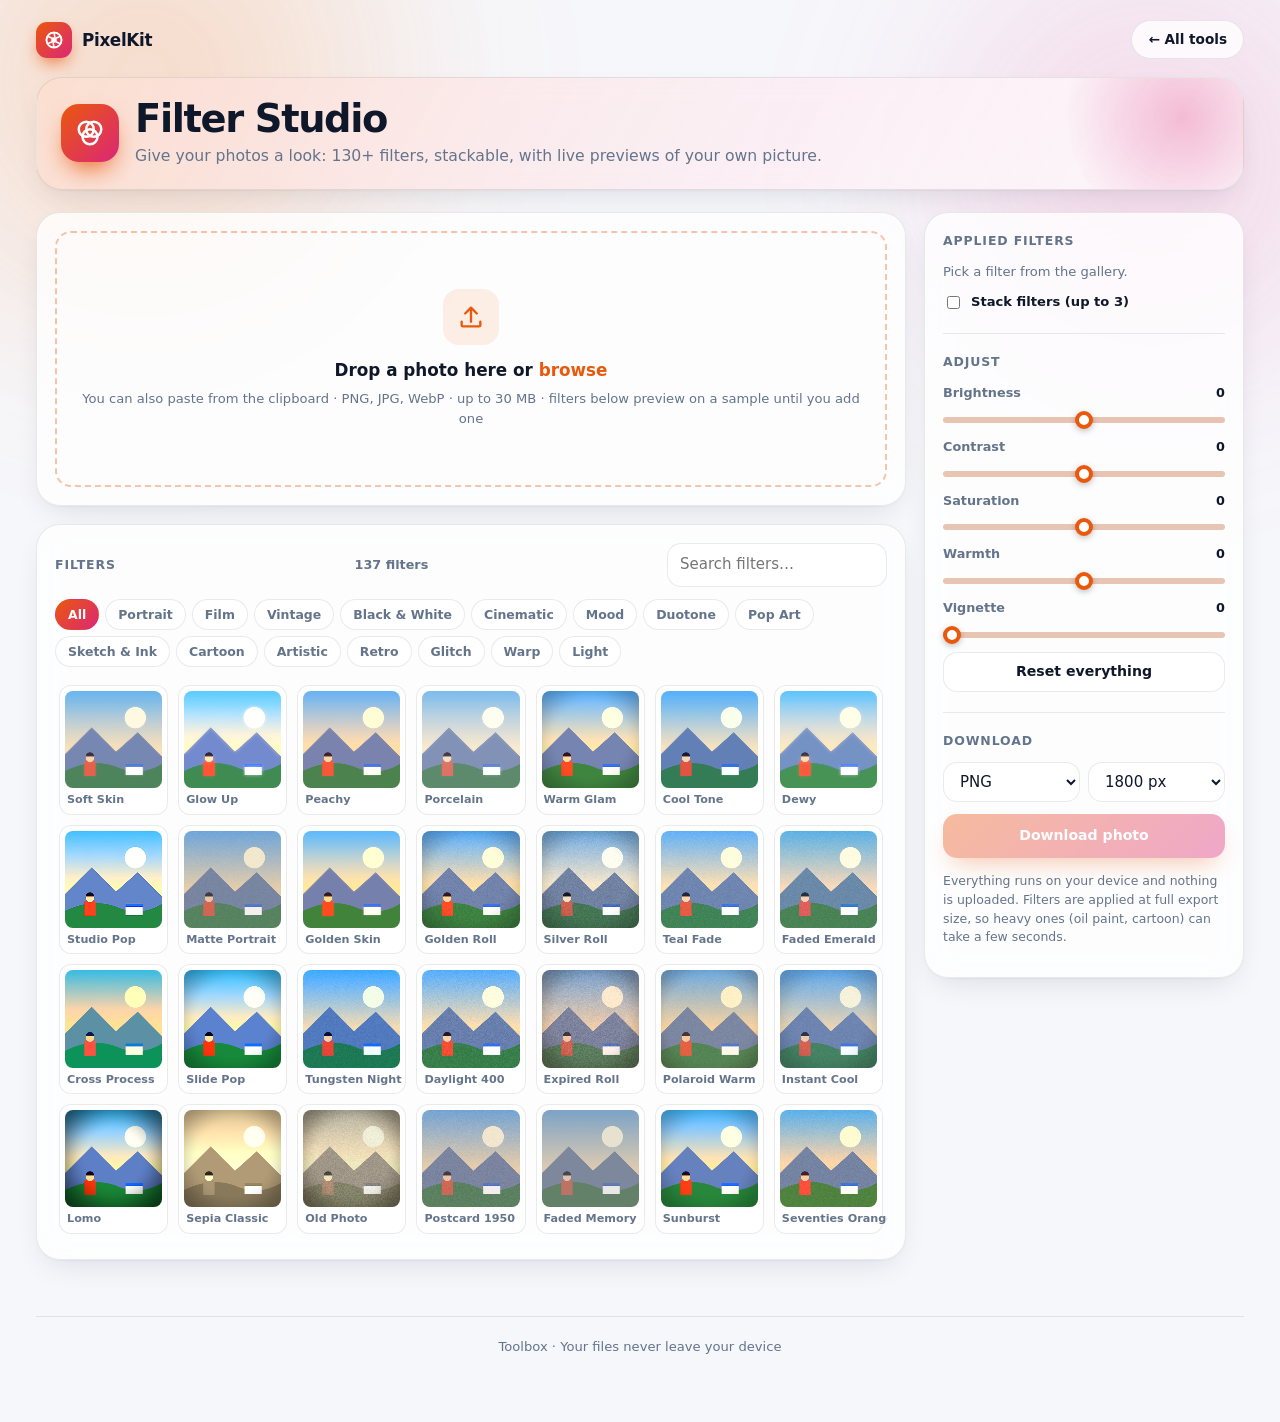
<file: tools/filter-studio/index.html>
<!doctype html>
<html lang="en" data-tool="filter-studio">
<head>
<meta charset="utf-8">
<meta name="viewport" content="width=device-width,initial-scale=1">
<title>Filter Studio — 130+ Photo Filters & Stacking | PixelKit</title>
<meta name="description" content="Film, vintage, cinematic, duotone, sketch, pop art, and glitch filters with live preview. Stack filters, fine-tune parameters, and compare before/after without uploading.">
<meta name="keywords" content="photo filters, image filters, photo effects, vintage photo filter, cinematic filter, duotone filter, glitch effect, online photo editor">
<link rel="canonical" href="https://hbti-ankit1994.github.io/PixelKit/tools/filter-studio/index.html">

<!-- Open Graph / Social -->
<meta property="og:type" content="website">
<meta property="og:site_name" content="PixelKit">
<meta property="og:url" content="https://hbti-ankit1994.github.io/PixelKit/tools/filter-studio/index.html">
<meta property="og:title" content="Filter Studio — 130+ Photo Filters & Stacking | PixelKit">
<meta property="og:description" content="130+ filters in 16 categories with live previews and filter stacking. 100% private.">
<meta property="og:image" content="https://hbti-ankit1994.github.io/PixelKit/assets/og-image.png">

<!-- Twitter -->
<meta name="twitter:card" content="summary_large_image">
<meta name="twitter:title" content="Filter Studio — 130+ Photo Filters & Stacking | PixelKit">
<meta name="twitter:description" content="130+ filters in 16 categories with live previews and filter stacking. 100% private.">
<meta name="twitter:image" content="https://hbti-ankit1994.github.io/PixelKit/assets/og-image.png">

<link rel="icon" type="image/svg+xml" href="../../assets/favicon.svg">
<link rel="alternate icon" type="image/png" sizes="32x32" href="../../assets/favicon-32x32.png">
<link rel="apple-touch-icon" sizes="180x180" href="../../assets/apple-touch-icon.png">
<style>
:root{
  --bg:#f6f7fb;--card:rgba(255,255,255,.78);--fg:#0f172a;--muted:#64748b;--border:rgba(15,23,42,.09);
  --accent:#6366f1;--accent2:#8b5cf6;--accent-soft:rgba(99,102,241,.1);--field:#fff;
  --ok:#059669;--err:#dc2626;--shadow:0 1px 2px rgba(15,23,42,.04),0 12px 32px -12px rgba(15,23,42,.14);
}
@media (prefers-color-scheme:dark){:root{
  --bg:#0b0d14;--card:rgba(24,27,38,.72);--fg:#e8eaf2;--muted:#8a93a8;--border:rgba(255,255,255,.08);
  --accent:#818cf8;--accent2:#a78bfa;--accent-soft:rgba(129,140,248,.14);--field:rgba(255,255,255,.04);
  --ok:#34d399;--err:#f87171;--shadow:0 12px 32px -12px rgba(0,0,0,.6);
}}
*{box-sizing:border-box}
[hidden]{display:none!important}
html{color-scheme:light dark}
body{margin:0;min-height:100vh;background:var(--bg);color:var(--fg);
  font:15px/1.55 Inter,ui-sans-serif,system-ui,-apple-system,"Segoe UI",Roboto,sans-serif;-webkit-font-smoothing:antialiased;
  background-image:radial-gradient(60rem 30rem at 10% -10%,rgba(99,102,241,.18),transparent 60%),
                   radial-gradient(50rem 28rem at 100% 0%,rgba(236,72,153,.13),transparent 60%);
  background-repeat:no-repeat}
main{max-width:1240px;margin:0 auto;padding:28px 16px 64px}
.back{display:inline-flex;gap:6px;margin-bottom:14px;color:var(--muted);text-decoration:none;font-size:.88rem;font-weight:600}
.back:hover{color:var(--accent)}
header{display:flex;align-items:center;gap:14px;margin-bottom:22px}
.logo{width:48px;height:48px;border-radius:14px;display:grid;place-items:center;color:#fff;flex:none;
  background:linear-gradient(135deg,var(--accent),var(--accent2));box-shadow:0 8px 20px -6px var(--accent)}
.logo svg{width:26px;height:26px}
h1{margin:0;font-size:1.75rem;letter-spacing:-.02em;line-height:1.2}
p.sub{margin:2px 0 0;color:var(--muted);font-size:.92rem}
.workspace{display:grid;grid-template-columns:minmax(0,1fr) 320px;gap:18px;align-items:start}
.card{background:var(--card);backdrop-filter:blur(14px);-webkit-backdrop-filter:blur(14px);border:1px solid var(--border);
  border-radius:20px;padding:18px;margin-bottom:18px;box-shadow:var(--shadow)}
.side{position:sticky;top:16px;margin-bottom:0;max-height:calc(100vh - 32px);overflow:auto}
h2{margin:0 0 12px;font-size:.78rem;font-weight:700;color:var(--muted);text-transform:uppercase;letter-spacing:.06em}
.sec+.sec{margin-top:20px;padding-top:18px;border-top:1px solid var(--border)}
label{display:flex;justify-content:space-between;font-size:.8rem;font-weight:600;color:var(--muted);margin-bottom:4px}
label span{color:var(--fg);font-variant-numeric:tabular-nums}
select,input[type=search]{width:100%;padding:9px 12px;border:1px solid var(--border);border-radius:12px;background:var(--field);color:var(--fg);font:inherit;outline:none}
select:focus,input[type=search]:focus{border-color:var(--accent);box-shadow:0 0 0 4px var(--accent-soft)}
input[type=range]{-webkit-appearance:none;appearance:none;width:100%;height:6px;border-radius:99px;margin:10px 0 14px;
  background:color-mix(in srgb,var(--accent) 25%,var(--border));outline:none}
input[type=range]::-webkit-slider-thumb{-webkit-appearance:none;width:18px;height:18px;border-radius:50%;background:#fff;
  border:4px solid var(--accent);box-shadow:0 2px 6px rgba(0,0,0,.25);cursor:pointer}
input[type=range]::-moz-range-thumb{width:10px;height:10px;border-radius:50%;background:#fff;border:4px solid var(--accent);cursor:pointer}
button{font:inherit;font-weight:600;font-size:.88rem;padding:8px 14px;border-radius:12px;border:1px solid var(--border);
  background:var(--field);color:var(--fg);cursor:pointer;transition:transform .12s,box-shadow .15s,background .15s}
button:hover:not(:disabled){transform:translateY(-1px);box-shadow:0 6px 16px -8px rgba(15,23,42,.3)}
button:disabled{opacity:.4;cursor:not-allowed}
button.primary{border:0;color:#fff;background:linear-gradient(135deg,var(--accent),var(--accent2));box-shadow:0 8px 20px -8px var(--accent)}
.row{display:flex;gap:8px;flex-wrap:wrap;align-items:center}
.drop{display:flex;flex-direction:column;align-items:center;gap:6px;text-align:center;padding:56px 16px;cursor:pointer;
  border:2px dashed color-mix(in srgb,var(--accent) 35%,transparent);border-radius:16px;transition:background .2s,border-color .2s}
.drop:hover,.drop.over{border-color:var(--accent);background:var(--accent-soft)}
.drop .ico{width:56px;height:56px;border-radius:16px;display:grid;place-items:center;margin-bottom:6px;background:var(--accent-soft);color:var(--accent)}
.drop .ico svg{width:28px;height:28px}
.drop .t{font-size:1.05rem;font-weight:600}.drop b{color:var(--accent)}
.info{font-size:.82rem;color:var(--muted)}
.stagewrap{display:flex;justify-content:center}
.cmp{position:relative;margin:0 auto;border-radius:14px;overflow:hidden;user-select:none;border:1px solid var(--border);
  box-shadow:0 10px 30px -12px rgba(15,23,42,.35)}
.cmp canvas{position:absolute;inset:0;width:100%;height:100%;display:block}
.divider{position:absolute;top:0;bottom:0;width:2px;margin-left:-1px;background:#fff;box-shadow:0 0 0 1px rgba(0,0,0,.25);pointer-events:none}
.divider i{position:absolute;top:50%;left:50%;width:38px;height:38px;margin:-19px 0 0 -19px;border-radius:50%;
  background:linear-gradient(135deg,var(--accent),var(--accent2));box-shadow:0 4px 14px rgba(0,0,0,.35);display:grid;place-items:center;color:#fff;font-style:normal}
.divider i::after{content:"\2194"}
.cmp input{position:absolute;inset:0;width:100%;height:100%;margin:0;opacity:0;cursor:ew-resize}
.tag{position:absolute;top:10px;padding:3px 10px;border-radius:99px;font-size:.72rem;font-weight:600;color:#fff;background:rgba(15,23,42,.65);pointer-events:none}
.tag.l{left:10px}.tag.r{right:10px}
.viewbar{display:flex;gap:10px;flex-wrap:wrap;align-items:center;justify-content:space-between;margin-top:14px}
.seg{display:inline-flex;padding:3px;border-radius:12px;background:var(--accent-soft)}
.seg button{border:0;background:transparent;box-shadow:none;padding:6px 14px;border-radius:9px;color:var(--muted)}
.seg button[aria-pressed=true]{background:var(--field);color:var(--accent);box-shadow:0 1px 4px rgba(15,23,42,.18)}
.busy{display:inline-flex;align-items:center;gap:8px;font-size:.82rem;color:var(--muted)}
.busy i{width:14px;height:14px;border-radius:50%;border:2px solid var(--accent-soft);border-top-color:var(--accent);animation:spin .7s linear infinite}
@keyframes spin{to{transform:rotate(360deg)}}
.note{margin-top:12px;padding:9px 12px;border-radius:12px;font-size:.84rem;color:var(--ok);background:color-mix(in srgb,var(--ok) 10%,transparent)}
.note.err{color:var(--err);background:color-mix(in srgb,var(--err) 10%,transparent)}
.gtop{display:flex;gap:10px;flex-wrap:wrap;align-items:center;justify-content:space-between;margin-bottom:12px}
.gtop h2{margin:0}
.gtop .count{font-size:.8rem;color:var(--muted);font-weight:600}
.search{max-width:220px}
.cats{display:flex;gap:6px;flex-wrap:wrap;margin-bottom:14px}
.cat{padding:5px 12px;font-size:.78rem;border-radius:99px;color:var(--muted)}
.cat[aria-pressed=true]{background:linear-gradient(135deg,var(--accent),var(--accent2));border-color:transparent;color:#fff}
.grid{display:grid;grid-template-columns:repeat(auto-fill,minmax(104px,1fr));gap:10px;max-height:560px;overflow:auto;padding:4px}
.tile{display:flex;flex-direction:column;gap:5px;padding:5px 5px 7px;border-radius:12px;text-align:left;line-height:1.2}
.tile canvas{width:100%;aspect-ratio:1;border-radius:8px;display:block;background:var(--accent-soft)}
.tile span{font-size:.7rem;font-weight:600;color:var(--muted);padding:0 2px;white-space:nowrap;overflow:hidden;text-overflow:ellipsis}
.tile[aria-pressed=true]{border-color:var(--accent);background:var(--accent-soft);box-shadow:0 0 0 2px var(--accent)}
.tile[aria-pressed=true] span{color:var(--accent)}
.empty{color:var(--muted);font-size:.9rem;padding:24px 4px}
.layer{padding:10px 12px;border-radius:12px;background:var(--accent-soft);margin-bottom:8px}
.layer .lt{display:flex;justify-content:space-between;align-items:center;gap:8px;font-size:.84rem;font-weight:600}
.layer .lt button{padding:2px 8px;font-size:.75rem}
.layer input[type=range]{margin:8px 0 2px}
.chk{display:flex;align-items:center;gap:8px;justify-content:flex-start;font-size:.82rem;color:var(--fg);cursor:pointer;margin:10px 0 0}
.fine{font-size:.78rem;color:var(--muted);margin-top:14px;line-height:1.5}
@media (max-width:960px){.workspace{grid-template-columns:1fr}.side{position:static;max-height:none}}
@media (prefers-reduced-motion:reduce){*{transition:none!important;animation:none!important}}
</style>
<link rel="stylesheet" href="../../assets/theme.css">
</head>
<body>
<main>
  <nav class="topbar">
    <a class="brand" href="../../index.html"><span class="mark"><svg viewBox="0 0 24 24" fill="none" stroke="currentColor" stroke-width="1.9" stroke-linecap="round" stroke-linejoin="round"><circle cx="12" cy="12" r="9"/><path d="M12 3a9 9 0 0 1 7.8 4.5L14.2 10"/><path d="M19.8 7.5a9 9 0 0 1 0 9L14.2 14"/><path d="M19.8 16.5a9 9 0 0 1-7.8 4.5l-1-5.5"/><path d="M12 21a9 9 0 0 1-7.8-4.5L9.8 14"/><path d="M4.2 16.5a9 9 0 0 1 0-9L9.8 10"/><path d="M4.2 7.5A9 9 0 0 1 12 3l1 5.5"/><circle cx="12" cy="12" r="2.4" fill="currentColor"/></svg></span>PixelKit</a>
    <a class="back" href="../../index.html">← All tools</a>
  </nav>
  <header>
    <div class="logo"><svg viewBox="0 0 24 24" fill="none" stroke="currentColor" stroke-width="2" stroke-linecap="round" stroke-linejoin="round"><circle cx="9" cy="9" r="6"/><circle cx="15" cy="9" r="6"/><circle cx="12" cy="15" r="6"/></svg></div>
    <div><h1>Filter Studio</h1><p class="sub">Give your photos a look: 130+ filters, stackable, with live previews of your own picture.</p></div>
  </header>

  <div class="workspace">
    <section>
      <div class="card">
        <div class="drop" id="drop">
          <div class="ico"><svg viewBox="0 0 24 24" fill="none" stroke="currentColor" stroke-width="2" stroke-linecap="round" stroke-linejoin="round"><path d="M12 16V4m0 0L7 9m5-5 5 5"/><path d="M4 16v3a1 1 0 0 0 1 1h14a1 1 0 0 0 1-1v-3"/></svg></div>
          <div class="t">Drop a photo here or <b>browse</b></div>
          <div class="info">You can also paste from the clipboard · PNG, JPG, WebP · up to 30 MB · filters below preview on a sample until you add one</div>
        </div>
        <div id="viewer" hidden>
          <div class="stagewrap">
            <div class="cmp" id="cmp">
              <canvas id="cOut"></canvas><canvas id="cOrig"></canvas>
              <span class="tag l" id="tagL">Original</span><span class="tag r" id="tagR">Filtered</span>
              <div class="divider" id="div"><i></i></div>
              <input type="range" id="split" min="0" max="100" value="50" aria-label="Drag to compare">
            </div>
          </div>
          <div class="viewbar">
            <div class="seg" role="group" aria-label="View">
              <button data-v="result" aria-pressed="true">Filtered</button>
              <button data-v="split" aria-pressed="false">Compare</button>
              <button data-v="orig" aria-pressed="false">Original</button>
            </div>
            <span class="busy" id="busy" hidden><i></i>Rendering…</span>
            <div class="row"><button id="bChange">Change photo</button></div>
          </div>
        </div>
        <div class="note" id="note" hidden></div>
        <input type="file" id="file" accept="image/*" hidden>
      </div>

      <div class="card">
        <div class="gtop">
          <h2>Filters</h2>
          <span class="count" id="count"></span>
          <input class="search" type="search" id="q" placeholder="Search filters…" aria-label="Search filters">
        </div>
        <div class="cats" id="cats"></div>
        <div class="grid" id="grid"></div>
      </div>
    </section>

    <aside class="card side">
      <div class="sec">
        <h2>Applied filters</h2>
        <div id="layers"></div>
        <label class="chk"><input type="checkbox" id="stack"> Stack filters (up to 3)</label>
      </div>
      <div class="sec">
        <h2>Adjust</h2>
        <label for="aBright">Brightness <span id="aBrightv">0</span></label><input id="aBright" type="range" min="-100" max="100" value="0">
        <label for="aContrast">Contrast <span id="aContrastv">0</span></label><input id="aContrast" type="range" min="-100" max="100" value="0">
        <label for="aSat">Saturation <span id="aSatv">0</span></label><input id="aSat" type="range" min="-100" max="100" value="0">
        <label for="aWarm">Warmth <span id="aWarmv">0</span></label><input id="aWarm" type="range" min="-100" max="100" value="0">
        <label for="aVig">Vignette <span id="aVigv">0</span></label><input id="aVig" type="range" min="0" max="100" value="0">
        <button id="bReset" style="width:100%">Reset everything</button>
      </div>
      <div class="sec">
        <h2>Download</h2>
        <div class="row" style="margin-bottom:12px">
          <select id="xfmt" style="flex:1"><option value="png">PNG</option><option value="jpeg">JPEG</option><option value="webp">WebP</option></select>
          <select id="xsize" style="flex:1"><option value="1200">1200 px</option><option value="1800" selected>1800 px</option><option value="2400">2400 px</option></select>
        </div>
        <button class="primary" id="bExport" style="width:100%;padding:11px" disabled>Download photo</button>
        <p class="fine">Everything runs on your device and nothing is uploaded. Filters are applied at full export size, so heavy ones (oil paint, cartoon) can take a few seconds.</p>
      </div>
    </aside>
  </div>
</main>

<script>
"use strict";
const $ = id => document.getElementById(id);
const clamp = (v, a, b) => v < a ? a : v > b ? b : v;
const smoothstep = (a, b, x) => { const t = clamp((x - a)/(b - a), 0, 1); return t*t*(3 - 2*t); };
const lum = (r, g, b) => .299*r + .587*g + .114*b;
const hexCache = {};
const rgb = h => Array.isArray(h) ? h : (hexCache[h] || (hexCache[h] = [parseInt(h.slice(1,3),16), parseInt(h.slice(3,5),16), parseInt(h.slice(5,7),16)]));

/* ================= effects engine =================
   Every effect edits RGBA bytes in place: fn(d, w, h, params, s) where s = min(w,h)/900, so sizes
   given in "900 px" units look the same on thumbnails, the preview and full-size exports. */
const FX = {};
const px = (v, s) => Math.max(1, Math.round(v*s));

// Running-sum box blur with clamped edges (src and dst may be the same array).
function box(src, dst, w, h, r, tmp){
  for (let y = 0; y < h; y++){
    const o = y*w; let sum = 0; const lim = Math.min(r, w-1);
    for (let x = 0; x <= lim; x++) sum += src[o+x];
    for (let x = 0; x < w; x++){
      tmp[o+x] = sum/(Math.min(w-1, x+r) - Math.max(0, x-r) + 1);
      if (x+r+1 < w) sum += src[o+x+r+1];
      if (x-r >= 0) sum -= src[o+x-r];
    }
  }
  const cs = new Float64Array(w), lim = Math.min(r, h-1);
  for (let y = 0; y <= lim; y++){ const o = y*w; for (let x = 0; x < w; x++) cs[x] += tmp[o+x]; }
  for (let y = 0; y < h; y++){
    const inv = 1/(Math.min(h-1, y+r) - Math.max(0, y-r) + 1), o = y*w;
    for (let x = 0; x < w; x++) dst[o+x] = cs[x]*inv;
    if (y+r+1 < h){ const a = (y+r+1)*w; for (let x = 0; x < w; x++) cs[x] += tmp[a+x]; }
    if (y-r >= 0){ const a = (y-r)*w; for (let x = 0; x < w; x++) cs[x] -= tmp[a+x]; }
  }
}
function planes(d, n){
  const R = new Float32Array(n), G = new Float32Array(n), B = new Float32Array(n);
  for (let i = 0, o = 0; i < n; i++, o += 4){ R[i] = d[o]; G[i] = d[o+1]; B[i] = d[o+2]; }
  return [R, G, B];
}
function store(d, R, G, B, n){ for (let i = 0, o = 0; i < n; i++, o += 4){ d[o] = R[i]; d[o+1] = G[i]; d[o+2] = B[i]; } }
function blurPlanes(P, w, h, r, passes = 3){
  const tmp = new Float32Array(w*h);
  for (const C of P) for (let k = 0; k < passes; k++) box(C, C, w, h, r, tmp);
}
function hash(x, y, seed){
  let h = Math.imul(x, 374761393) ^ Math.imul(y, 668265263) ^ Math.imul(seed + 1, 1274126177);
  h = Math.imul(h ^ (h >>> 13), 1274126177); h ^= h >>> 16;
  return (h & 0xffff)/65535;
}
function lutFromPoints(pts){            // piecewise-linear curve, points in 0..1
  const lut = new Float32Array(256);
  for (let v = 0; v < 256; v++){
    const x = v/255; let i = 0; while (i < pts.length-2 && x > pts[i+1][0]) i++;
    const [x0, y0] = pts[i], [x1, y1] = pts[i+1], t = x1 === x0 ? 0 : clamp((x - x0)/(x1 - x0), 0, 1);
    lut[v] = clamp(y0 + (y1 - y0)*t, 0, 1)*255;
  }
  return lut;
}

/* --- colour & tone --- */
FX.grade = (d, w, h, p) => {
  const n = w*h, lut = new Float32Array(256);
  const em = Math.pow(2, p.ex || 0), co = 1 + (p.co || 0)*1.3, ga = p.ga || 1, fa = (p.fa || 0)*0.2;
  for (let v = 0; v < 256; v++){
    let x = v/255*em; x = (x - .5)*co + .5; x = clamp(x, 0, 1);
    if (ga !== 1) x = Math.pow(x, 1/ga);
    lut[v] = (fa + x*(1 - fa))*255;
  }
  const sat = 1 + (p.sa || 0), te = (p.te || 0)*24, ti = (p.ti || 0)*16, sh = p.sh, hi = p.hi, hu = (p.hu || 0)*Math.PI/180;
  const c = Math.cos(hu), sn = Math.sin(hu);
  const m = hu ? [.213 + c*.787 - sn*.213, .715 - c*.715 - sn*.715, .072 - c*.072 + sn*.928,
                  .213 - c*.213 + sn*.143, .715 + c*.285 + sn*.140, .072 - c*.072 - sn*.283,
                  .213 - c*.213 - sn*.787, .715 - c*.715 + sn*.715, .072 + c*.928 + sn*.072] : null;
  for (let i = 0, o = 0; i < n; i++, o += 4){
    let r = lut[d[o]], g = lut[d[o+1]], b = lut[d[o+2]];
    if (te || ti){ r += te; b -= te; g -= ti; }
    if (sat !== 1){ const L = lum(r, g, b); r = L + (r - L)*sat; g = L + (g - L)*sat; b = L + (b - L)*sat; }
    if (m){ const r2 = m[0]*r + m[1]*g + m[2]*b, g2 = m[3]*r + m[4]*g + m[5]*b; b = m[6]*r + m[7]*g + m[8]*b; r = r2; g = g2; }
    if (sh || hi){
      const L = lum(r, g, b)/255;
      if (sh){ const k = (1 - L)*(1 - L); r += sh[0]*k; g += sh[1]*k; b += sh[2]*k; }
      if (hi){ const k = L*L; r += hi[0]*k; g += hi[1]*k; b += hi[2]*k; }
    }
    d[o] = r; d[o+1] = g; d[o+2] = b;
  }
};
FX.mono = (d, w, h, p) => {
  const wt = p.w || [.3, .59, .11];
  for (let i = 0, n = w*h*4; i < n; i += 4){ const L = wt[0]*d[i] + wt[1]*d[i+1] + wt[2]*d[i+2]; d[i] = d[i+1] = d[i+2] = L; }
};
FX.gradmap = (d, w, h, p) => {
  const st = p.stops.map(([t, c]) => [t, rgb(c)]), lut = [], mix = p.mix ?? 1;
  for (let v = 0; v < 256; v++){
    const x = v/255; let i = 0; while (i < st.length-2 && x > st[i+1][0]) i++;
    const [t0, c0] = st[i], [t1, c1] = st[i+1], t = clamp((x - t0)/((t1 - t0) || 1), 0, 1);
    lut.push([c0[0] + (c1[0]-c0[0])*t, c0[1] + (c1[1]-c0[1])*t, c0[2] + (c1[2]-c0[2])*t]);
  }
  for (let i = 0, n = w*h*4; i < n; i += 4){
    const c = lut[lum(d[i], d[i+1], d[i+2]) | 0];
    d[i] += (c[0] - d[i])*mix; d[i+1] += (c[1] - d[i+1])*mix; d[i+2] += (c[2] - d[i+2])*mix;
  }
};
FX.sepia = (d, w, h, p) => {
  const a = p.a ?? 1;
  for (let i = 0, n = w*h*4; i < n; i += 4){
    const r = d[i], g = d[i+1], b = d[i+2];
    d[i]   = r + (r*.393 + g*.769 + b*.189 - r)*a;
    d[i+1] = g + (r*.349 + g*.686 + b*.168 - g)*a;
    d[i+2] = b + (r*.272 + g*.534 + b*.131 - b)*a;
  }
};
FX.curves = (d, w, h, p) => {
  const m = p.m ? lutFromPoints(p.m) : null, R = lutFromPoints(p.r || [[0,0],[1,1]]), G = lutFromPoints(p.g || [[0,0],[1,1]]), B = lutFromPoints(p.b || [[0,0],[1,1]]);
  for (let i = 0, n = w*h*4; i < n; i += 4){
    let r = R[d[i]], g = G[d[i+1]], b = B[d[i+2]];
    if (m){ r = m[r | 0]; g = m[g | 0]; b = m[b | 0]; }
    d[i] = r; d[i+1] = g; d[i+2] = b;
  }
};
FX.invert = (d, w, h) => { for (let i = 0, n = w*h*4; i < n; i += 4){ d[i] = 255 - d[i]; d[i+1] = 255 - d[i+1]; d[i+2] = 255 - d[i+2]; } };
FX.posterize = (d, w, h, p) => {
  const n = Math.max(2, p.n || 4), lut = new Float32Array(256);
  for (let v = 0; v < 256; v++) lut[v] = Math.round(v/255*(n - 1))/(n - 1)*255;
  for (let i = 0, m = w*h*4; i < m; i += 4){ d[i] = lut[d[i]]; d[i+1] = lut[d[i+1]]; d[i+2] = lut[d[i+2]]; }
};

/* --- lens & film --- */
FX.vignette = (d, w, h, p) => {
  const a = p.a ?? .4, r0 = p.r ?? .5, c = rgb(p.c || "#000000"), cx = (w - 1)/2, cy = (h - 1)/2;
  for (let y = 0; y < h; y++){
    const dy = (y - cy)/cy;
    for (let x = 0; x < w; x++){
      const dx = (x - cx)/cx, t = smoothstep(r0, 1, Math.sqrt(dx*dx + dy*dy)/1.4142)*a, o = (y*w + x)*4;
      d[o] += (c[0] - d[o])*t; d[o+1] += (c[1] - d[o+1])*t; d[o+2] += (c[2] - d[o+2])*t;
    }
  }
};
FX.grain = (d, w, h, p, s) => {
  const a = (p.a ?? .2)*90, size = Math.max(1, Math.round((p.size ?? 1.2)*Math.max(1, s*1.2))), seed = p.seed || 0;
  for (let y = 0; y < h; y++) for (let x = 0; x < w; x++){
    const o = (y*w + x)*4, L = lum(d[o], d[o+1], d[o+2])/255;
    const nz = (hash((x/size) | 0, (y/size) | 0, seed) - .5)*a*(1 - Math.abs(2*L - 1)*.5);
    d[o] += nz; d[o+1] += nz; d[o+2] += nz;
  }
};
FX.blur = (d, w, h, p, s) => {
  const n = w*h, P = planes(d, n); blurPlanes(P, w, h, px(p.r || 3, s)); store(d, P[0], P[1], P[2], n);
};
FX.glow = (d, w, h, p, s) => {
  const n = w*h, a = p.a ?? .4, t = (p.t ?? .55)*255, P = planes(d, n), O = planes(d, n);
  for (const C of P) for (let i = 0; i < n; i++) C[i] = Math.max(0, C[i] - t)/(255 - t)*255;
  blurPlanes(P, w, h, px(p.r || 12, s));
  for (let k = 0; k < 3; k++) for (let i = 0; i < n; i++) O[k][i] = 255 - (255 - O[k][i])*(255 - P[k][i]*a)/255;
  store(d, O[0], O[1], O[2], n);
};
FX.sharpen = (d, w, h, p, s) => {
  const n = w*h, a = p.a ?? .5, O = planes(d, n), B = planes(d, n); blurPlanes(B, w, h, px(p.r || 1.5, s), 2);
  for (let k = 0; k < 3; k++) for (let i = 0; i < n; i++) O[k][i] += (O[k][i] - B[k][i])*a*2;
  store(d, O[0], O[1], O[2], n);
};
FX.tilt = (d, w, h, p, s) => {                     // miniature / tilt-shift
  const n = w*h, O = planes(d, n), B = planes(d, n), f = p.focus ?? .5, band = p.band ?? .15;
  blurPlanes(B, w, h, px(p.r || 8, s));
  for (let y = 0; y < h; y++){
    const k = smoothstep(band, band + .3, Math.abs(y/h - f));
    for (let x = 0; x < w; x++){ const i = y*w + x; for (let c = 0; c < 3; c++) O[c][i] += (B[c][i] - O[c][i])*k; }
  }
  store(d, O[0], O[1], O[2], n);
};
FX.overlay = (d, w, h, p) => {
  const c = rgb(p.color), op = p.op ?? .5, dir = p.dir || "left", mode = p.blend || "screen";
  for (let y = 0; y < h; y++) for (let x = 0; x < w; x++){
    let t;
    if (dir === "left") t = Math.pow(1 - x/w, 1.6); else if (dir === "right") t = Math.pow(x/w, 1.6);
    else if (dir === "top") t = Math.pow(1 - y/h, 1.6); else if (dir === "bottom") t = Math.pow(y/h, 1.6);
    else t = Math.pow(clamp(1 - Math.hypot(x/w - (p.cx ?? .85), (y/h - (p.cy ?? .1))*h/w)/(p.rad ?? .9), 0, 1), 1.4);
    t *= op; const o = (y*w + x)*4;
    for (let k = 0; k < 3; k++){
      const b = d[o+k], f = c[k]; let r;
      if (mode === "screen") r = 255 - (255 - b)*(255 - f)/255;
      else if (mode === "multiply") r = b*f/255;
      else if (mode === "add") r = b + f;
      else r = b < 128 ? 2*b*f/255 : 255 - 2*(255 - b)*(255 - f)/255;
      d[o+k] = b + (r - b)*t;
    }
  }
};
FX.bars = (d, w, h, p) => {
  const ratio = p.ratio || 2.39, c = rgb(p.c || "#000000");
  if (w/h >= ratio) return;
  const bh = Math.round((h - w/ratio)/2);
  for (let y = 0; y < h; y++) if (y < bh || y >= h - bh) for (let x = 0; x < w; x++){ const o = (y*w + x)*4; d[o] = c[0]; d[o+1] = c[1]; d[o+2] = c[2]; }
};

/* --- stylise --- */
FX.pixelate = (d, w, h, p, s) => {
  const b = px(p.size || 8, s);
  for (let y0 = 0; y0 < h; y0 += b) for (let x0 = 0; x0 < w; x0 += b){
    const x1 = Math.min(w, x0 + b), y1 = Math.min(h, y0 + b); let r = 0, g = 0, bl = 0, c = 0;
    for (let y = y0; y < y1; y++) for (let x = x0; x < x1; x++){ const o = (y*w + x)*4; r += d[o]; g += d[o+1]; bl += d[o+2]; c++; }
    r /= c; g /= c; bl /= c;
    for (let y = y0; y < y1; y++) for (let x = x0; x < x1; x++){ const o = (y*w + x)*4; d[o] = r; d[o+1] = g; d[o+2] = bl; }
  }
};
const BAYER = [0, 8, 2, 10, 12, 4, 14, 6, 3, 11, 1, 9, 15, 7, 13, 5];
FX.palette = (d, w, h, p) => {
  const pal = p.colors.map(rgb), dith = (p.dither ?? .3)*96;
  for (let y = 0; y < h; y++) for (let x = 0; x < w; x++){
    const o = (y*w + x)*4, t = (BAYER[(y & 3)*4 + (x & 3)]/16 - .5)*dith, r = d[o] + t, g = d[o+1] + t, b = d[o+2] + t;
    let best = 0, bd = Infinity;
    for (let k = 0; k < pal.length; k++){
      const c = pal[k], dr = c[0] - r, dg = c[1] - g, db = c[2] - b, dd = dr*dr*.3 + dg*dg*.59 + db*db*.11;
      if (dd < bd){ bd = dd; best = k; }
    }
    const c = pal[best]; d[o] = c[0]; d[o+1] = c[1]; d[o+2] = c[2];
  }
};
FX.halftone = (d, w, h, p, s) => {
  const n = w*h, cell = Math.max(3, Math.round((p.size || 9)*s)), P = planes(d, n), ink = rgb(p.ink || "#111111"), paper = rgb(p.paper || "#ffffff");
  blurPlanes(P, w, h, Math.max(1, cell >> 1), 2);
  const dots = (plane, ang) => {
    const out = new Float32Array(n), ca = Math.cos(ang), sa = Math.sin(ang);
    for (let y = 0; y < h; y++) for (let x = 0; x < w; x++){
      const u = (x*ca + y*sa)/cell, v = (-x*sa + y*ca)/cell, cu = Math.floor(u) + .5, cv = Math.floor(v) + .5;
      const sx = clamp(Math.round((cu*ca - cv*sa)*cell), 0, w-1), sy = clamp(Math.round((cu*sa + cv*ca)*cell), 0, h-1);
      const cov = 1 - plane[sy*w + sx]/255, r = Math.sqrt(cov)*.72, dist = Math.hypot(u - cu, v - cv);
      out[y*w + x] = clamp((r - dist)*cell + .5, 0, 1);
    }
    return out;
  };
  if (p.mode === "rgb"){
    const a = [dots(P[0], .26), dots(P[1], 1.31), dots(P[2], 0)];
    for (let i = 0, o = 0; i < n; i++, o += 4){ d[o] = 255*(1 - a[0][i]); d[o+1] = 255*(1 - a[1][i]); d[o+2] = 255*(1 - a[2][i]); }
  } else {
    const G = new Float32Array(n); for (let i = 0; i < n; i++) G[i] = lum(P[0][i], P[1][i], P[2][i]);
    const a = dots(G, .785);
    for (let i = 0, o = 0; i < n; i++, o += 4){ const t = a[i]; d[o] = paper[0] + (ink[0] - paper[0])*t; d[o+1] = paper[1] + (ink[1] - paper[1])*t; d[o+2] = paper[2] + (ink[2] - paper[2])*t; }
  }
};
FX.emboss = (d, w, h, p) => {
  const n = w*h, G = new Float32Array(n), a = p.a ?? 1, mix = p.mix ?? 0, src = d.slice();
  for (let i = 0; i < n; i++) G[i] = lum(d[i*4], d[i*4+1], d[i*4+2]);
  for (let y = 1; y < h-1; y++) for (let x = 1; x < w-1; x++){
    const i = y*w + x;
    const e = 128 + a*(-2*G[i-w-1] - G[i-w] - G[i-1] + G[i+1] + G[i+w] + 2*G[i+w+1]), o = i*4;
    d[o] = e + (src[o] - e)*mix; d[o+1] = e + (src[o+1] - e)*mix; d[o+2] = e + (src[o+2] - e)*mix;
  }
};
FX.edges = (d, w, h, p, s) => {
  const n = w*h, src = d.slice(), mode = p.mode || "ink", G = new Float32Array(n), tmp = new Float32Array(n);
  for (let i = 0; i < n; i++) G[i] = lum(src[i*4], src[i*4+1], src[i*4+2]);
  if (mode === "sketch"){                           // colour-dodge pencil
    const inv = new Float32Array(n); for (let i = 0; i < n; i++) inv[i] = 255 - G[i];
    for (let k = 0; k < 3; k++) box(inv, inv, w, h, px((p.r || 7)/2, s), tmp);
    const cm = p.color || 0;
    for (let i = 0; i < n; i++){
      const v = 255*Math.pow(Math.min(255, G[i]*255/(255 - inv[i] + 1))/255, 1.7), o = i*4;
      d[o] = v + (v*src[o]/255 - v)*cm; d[o+1] = v + (v*src[o+1]/255 - v)*cm; d[o+2] = v + (v*src[o+2]/255 - v)*cm;
    }
    return;
  }
  const Gb = G.slice(); box(Gb, Gb, w, h, px(1.2, s), tmp);
  const mag = new Float32Array(n), t = p.t ?? .5, t0 = 40 - 34*t, t1 = t0*2.4;
  for (let y = 1; y < h-1; y++) for (let x = 1; x < w-1; x++){
    const i = y*w + x, gx = (Gb[i-w+1] + 2*Gb[i+1] + Gb[i+w+1] - Gb[i-w-1] - 2*Gb[i-1] - Gb[i+w-1])/4;
    const gy = (Gb[i+w-1] + 2*Gb[i+w] + Gb[i+w+1] - Gb[i-w-1] - 2*Gb[i-w] - Gb[i-w+1])/4;
    mag[i] = smoothstep(t0, t1, Math.hypot(gx, gy));
  }
  const th = px(p.w ?? 1, s);
  if (th > 1){ box(mag, mag, w, h, th >> 1, tmp); for (let i = 0; i < n; i++) mag[i] = smoothstep(.08, .5, mag[i]); }
  const ink = rgb(p.ink || "#111111"), paper = rgb(p.paper || "#ffffff");
  if (mode === "ink"){
    for (let i = 0, o = 0; i < n; i++, o += 4){ const m = mag[i]; d[o] = paper[0] + (ink[0] - paper[0])*m; d[o+1] = paper[1] + (ink[1] - paper[1])*m; d[o+2] = paper[2] + (ink[2] - paper[2])*m; }
  } else if (mode === "lines"){
    for (let i = 0, o = 0; i < n; i++, o += 4){ const m = mag[i]; d[o] += (ink[0] - d[o])*m; d[o+1] += (ink[1] - d[o+1])*m; d[o+2] += (ink[2] - d[o+2])*m; }
  } else {                                            // neon
    const glow = mag.slice(); for (let k = 0; k < 3; k++) box(glow, glow, w, h, px(5, s), tmp);
    const col = p.col ? rgb(p.col) : null, bg = p.bg ?? .12;
    for (let i = 0, o = 0; i < n; i++, o += 4){
      const e = clamp(mag[i] + glow[i]*1.6, 0, 1), mx = Math.max(src[o], src[o+1], src[o+2], 1);
      for (let k = 0; k < 3; k++){
        const c = col ? col[k] : Math.min(255, src[o+k]/mx*255*1.1);
        d[o+k] = clamp(src[o+k]*bg + c*e, 0, 255);
      }
    }
  }
};
FX.oil = (d, w, h, p, s) => {
  const r = clamp(Math.round((p.r || 3)*s), 2, 8), lv = p.lv || 20, n = w*h, src = d.slice(), bin = new Uint8Array(n);
  for (let i = 0; i < n; i++) bin[i] = Math.min(lv - 1, (lum(src[i*4], src[i*4+1], src[i*4+2])*lv/256) | 0);
  const cnt = new Int32Array(lv), sr = new Int32Array(lv), sg = new Int32Array(lv), sb = new Int32Array(lv);
  let y0 = 0, y1 = 0;
  const col = (x, sgn) => {
    for (let yy = y0; yy <= y1; yy++){ const j = yy*w + x, b = bin[j], o = j*4; cnt[b] += sgn; sr[b] += sgn*src[o]; sg[b] += sgn*src[o+1]; sb[b] += sgn*src[o+2]; }
  };
  for (let y = 0; y < h; y++){
    cnt.fill(0); sr.fill(0); sg.fill(0); sb.fill(0); y0 = Math.max(0, y - r); y1 = Math.min(h - 1, y + r);
    for (let x = 0; x <= Math.min(r, w - 1); x++) col(x, 1);
    for (let x = 0; x < w; x++){
      if (x > 0){ if (x + r < w) col(x + r, 1); if (x - r - 1 >= 0) col(x - r - 1, -1); }
      let best = 0, bc = -1; for (let b = 0; b < lv; b++) if (cnt[b] > bc){ bc = cnt[b]; best = b; }
      const o = (y*w + x)*4; d[o] = sr[best]/bc; d[o+1] = sg[best]/bc; d[o+2] = sb[best]/bc;
    }
  }
};

// Cartoon: edge-preserving smoothing + flat colour bands + ink outlines.
function guided(P, w, h, r, eps, b){
  const n = w*h, {tmp, m1, m2, m3} = b;
  box(P, m1, w, h, r, tmp);
  for (let i = 0; i < n; i++) m2[i] = P[i]*P[i];
  box(m2, m2, w, h, r, tmp);
  for (let i = 0; i < n; i++){ const v = Math.max(0, m2[i] - m1[i]*m1[i]), a = v/(v + eps); m2[i] = a; m3[i] = m1[i] - a*m1[i]; }
  box(m2, m2, w, h, r, tmp); box(m3, m3, w, h, r, tmp);
  for (let i = 0; i < n; i++) P[i] = m2[i]*P[i] + m3[i];
}
FX.toon = (d, w, h, p, s) => {
  const n = w*h, P = planes(d, n), buf = {tmp:new Float32Array(n), m1:new Float32Array(n), m2:new Float32Array(n), m3:new Float32Array(n)};
  for (const C of P) for (let i = 0; i < n; i++) C[i] /= 255;
  const [R, G, B] = P, s01 = (p.smooth ?? 55)/100, eps0 = 0.0008 + s01*s01*0.03;
  for (let pass = 0; pass < 3; pass++){
    const r = Math.max(2, Math.round((2.5 + pass*2.5)*s*(0.5 + s01))), eps = eps0*(1 + pass*0.8);
    for (const C of P) guided(C, w, h, r, eps, buf);
  }
  const line = (p.line ?? 65)/100; let mask = null;
  if (line > 0){
    mask = new Float32Array(n);
    const thr0 = 0.16 - 0.13*line, thr1 = thr0*2.4;
    for (let y = 1; y < h-1; y++) for (let x = 1; x < w-1; x++){
      const i = y*w + x; let m = 0;
      for (const C of P){
        const gx = (C[i-w+1] + 2*C[i+1] + C[i+w+1] - C[i-w-1] - 2*C[i-1] - C[i+w-1])/4;
        const gy = (C[i+w-1] + 2*C[i+w] + C[i+w+1] - C[i-w-1] - 2*C[i-w] - C[i-w+1])/4;
        m = Math.max(m, gx*gx + gy*gy);
      }
      mask[i] = smoothstep(thr0, thr1, Math.sqrt(m));
    }
    const rt = Math.round((p.width ?? 1.5)*s*0.9);
    if (rt >= 1){ box(mask, mask, w, h, rt, buf.tmp); for (let i = 0; i < n; i++) mask[i] = smoothstep(.08, .5, mask[i]); }
  }
  const lv = p.levels ?? 6, sat = p.sat ?? 1.3, soft = .14, lc = rgb(p.lc || "#1c1726");
  for (let i = 0; i < n; i++){
    let r = R[i], g = G[i], b = B[i];
    const L = clamp(.299*r + .587*g + .114*b, 0, 1), x = L*lv, f = Math.floor(x), q = (f + smoothstep(.5 - soft, .5 + soft, x - f))/lv;
    const k = L > 0.03 ? clamp(q/L, 0.3, 2.2) : 1; r *= k; g *= k; b *= k;
    const gr = .299*r + .587*g + .114*b; r = gr + (r - gr)*sat; g = gr + (g - gr)*sat; b = gr + (b - gr)*sat;
    r = clamp((r - .5)*1.08 + .5, 0, 1)*255; g = clamp((g - .5)*1.08 + .5, 0, 1)*255; b = clamp((b - .5)*1.08 + .5, 0, 1)*255;
    if (mask){ const m = mask[i]*(0.3 + 0.7*line); r += (lc[0] - r)*m; g += (lc[1] - g)*m; b += (lc[2] - b)*m; }
    const o = i*4; d[o] = r; d[o+1] = g; d[o+2] = b;
  }
};

/* --- glitch & distortion --- */
FX.glitch = (d, w, h, p, s) => {
  const src = d.slice(), rand = (() => { let a = (p.seed || 1)*2654435761 >>> 0; return () => (a = Math.imul(a ^ (a >>> 15), 2246822519) >>> 0, a/4294967296); })();
  const bands = p.bands || 0, shift = Math.round((p.shift || 0)*s), scan = p.scan || 0;
  if (bands){
    for (let k = 0; k < bands; k++){
      const y0 = Math.floor(rand()*h), bh = Math.max(2, Math.floor((rand()*.06 + .01)*h)), dx = Math.round((rand() - .5)*w*.14);
      for (let y = y0; y < Math.min(h, y0 + bh); y++) for (let x = 0; x < w; x++){
        const xs = clamp(x - dx, 0, w - 1), o = (y*w + x)*4, q = (y*w + xs)*4; d[o] = src[q]; d[o+1] = src[q+1]; d[o+2] = src[q+2];
      }
    }
  }
  if (shift){
    const cur = d.slice();
    for (let y = 0; y < h; y++) for (let x = 0; x < w; x++){
      const o = (y*w + x)*4;
      d[o] = cur[(y*w + clamp(x + shift, 0, w - 1))*4];
      d[o+2] = cur[(y*w + clamp(x - shift, 0, w - 1))*4 + 2];
    }
  }
  if (scan){
    const period = Math.max(2, Math.round(3*s));
    for (let y = 0; y < h; y += period) for (let x = 0; x < w; x++){ const o = (y*w + x)*4; d[o] *= 1 - scan; d[o+1] *= 1 - scan; d[o+2] *= 1 - scan; }
  }
};
FX.chroma = (d, w, h, p, s) => {
  const src = d.slice(), a = (p.a || 10)*s, cx = (w - 1)/2, cy = (h - 1)/2;
  for (let y = 0; y < h; y++) for (let x = 0; x < w; x++){
    const dx = (x - cx)/cx, dy = (y - cy)/cy, o = (y*w + x)*4;
    d[o] = src[(clamp(Math.round(y + dy*a), 0, h-1)*w + clamp(Math.round(x + dx*a), 0, w-1))*4];
    d[o+2] = src[(clamp(Math.round(y - dy*a), 0, h-1)*w + clamp(Math.round(x - dx*a), 0, w-1))*4 + 2];
  }
};
FX.warp = (d, w, h, p) => {
  const src = d.slice(), cx = (w - 1)/2, cy = (h - 1)/2, R = Math.min(w, h)/2, a = p.a ?? .8, type = p.type || "swirl";
  for (let y = 0; y < h; y++) for (let x = 0; x < w; x++){
    const dx = (x - cx)/R, dy = (y - cy)/R, rr = Math.hypot(dx, dy); let sx = x, sy = y;
    if (type === "swirl" && rr < 1.2){ const ang = (1 - rr/1.2)*(1 - rr/1.2)*a*3, c = Math.cos(ang), sn = Math.sin(ang); sx = cx + (dx*c - dy*sn)*R; sy = cy + (dx*sn + dy*c)*R; }
    else if ((type === "bulge" || type === "fisheye") && rr < (type === "fisheye" ? 1.5 : 1) && rr > 0){
      const lim = type === "fisheye" ? 1.5 : 1, nr = lim*Math.pow(rr/lim, 1 + a); sx = cx + dx/rr*nr*R; sy = cy + dy/rr*nr*R; }
    else if (type === "pinch" && rr < 1 && rr > 0){ const nr = Math.pow(rr, 1/(1 + a)); sx = cx + dx/rr*nr*R; sy = cy + dy/rr*nr*R; }
    else if (type === "ripple"){ sx = x + Math.sin(y/h*Math.PI*10)*a*w*.02; sy = y + Math.sin(x/w*Math.PI*10)*a*h*.02; }
    sx = clamp(sx, 0, w - 1.001); sy = clamp(sy, 0, h - 1.001);
    const x0 = sx | 0, y0 = sy | 0, fx = sx - x0, fy = sy - y0, o = (y*w + x)*4;
    for (let k = 0; k < 3; k++){
      const a00 = src[(y0*w + x0)*4 + k], a10 = src[(y0*w + x0 + 1)*4 + k], a01 = src[((y0 + 1)*w + x0)*4 + k], a11 = src[((y0 + 1)*w + x0 + 1)*4 + k];
      d[o+k] = (a00*(1 - fx) + a10*fx)*(1 - fy) + (a01*(1 - fx) + a11*fx)*fy;
    }
  }
};
FX.mirror = (d, w, h, p) => {
  const mode = p.mode || "h";
  for (let y = 0; y < h; y++) for (let x = 0; x < w; x++){
    let sx = x, sy = y;
    if (mode === "h" || mode === "quad") sx = x < w/2 ? x : w - 1 - x;
    if (mode === "v" || mode === "quad") sy = y < h/2 ? y : h - 1 - y;
    if (sx !== x || sy !== y){ const o = (y*w + x)*4, q = (sy*w + sx)*4; d[o] = d[q]; d[o+1] = d[q+1]; d[o+2] = d[q+2]; }
  }
};

/* ================= preset library ================= */
const g = o => ["grade", o], vig = (a, r = .5, c) => ["vignette", {a, r, c}], grain = (a, size = 1.2, seed = 0) => ["grain", {a, size, seed}];
const glow = (r, a, t = .55) => ["glow", {r, a, t}], sharp = a => ["sharpen", {a}], mono = w => ["mono", {w}];
const duo = (a, b, mix = 1) => ["gradmap", {stops:[[0, a], [1, b]], mix}], sepia = a => ["sepia", {a}];
const fx = (name, p) => [name, p];
const PRESETS = [];
const add = (cat, name, steps) => PRESETS.push({cat, name, steps});

// Portrait
add("Portrait", "Soft Skin",   [glow(10, .35, .5), g({ex:.08, co:-.08, sa:-.05, te:.08, fa:.05})]);
add("Portrait", "Glow Up",     [glow(14, .5, .5), g({ex:.12, co:.05, sa:.1, te:.1})]);
add("Portrait", "Peachy",      [g({ex:.05, te:.3, ti:.15, sa:.05, fa:.08, hi:[10, 0, -6]}), glow(10, .25)]);
add("Portrait", "Porcelain",   [g({ex:.2, co:-.12, sa:-.25, fa:.1, te:-.05}), glow(12, .3)]);
add("Portrait", "Warm Glam",   [g({ex:.05, co:.12, sa:.12, te:.35, sh:[14, 0, -8]}), vig(.25)]);
add("Portrait", "Cool Tone",   [g({co:.08, sa:-.05, te:-.3, ti:-.05}), glow(8, .2)]);
add("Portrait", "Dewy",        [g({ex:.1, co:-.05, sa:.1, te:.12}), glow(16, .55, .45)]);
add("Portrait", "Studio Pop",  [g({co:.25, sa:.2, ex:.05}), sharp(.5)]);
add("Portrait", "Matte Portrait", [g({co:-.1, fa:.28, sa:-.1, te:.1}), grain(.12)]);
add("Portrait", "Golden Skin", [g({te:.4, sa:.15, co:.1, sh:[12, 4, -6], hi:[14, 6, -8]}), glow(10, .3)]);
// Film
add("Film", "Golden Roll",     [g({te:.3, sa:.12, co:.12, fa:.12, sh:[8, 2, -6]}), grain(.22), vig(.25)]);
add("Film", "Silver Roll",     [g({sa:-.35, co:.18, fa:.15}), grain(.28), vig(.25)]);
add("Film", "Teal Fade",       [g({co:.1, sa:-.05, fa:.22, sh:[-8, 8, 12], hi:[8, 2, -6]}), grain(.2)]);
add("Film", "Faded Emerald",   [g({co:.05, fa:.25, sa:-.1, hu:-8, sh:[-6, 12, 6]}), grain(.18)]);
add("Film", "Cross Process",   [fx("curves", {r:[[0,0],[.25,.15],[.75,.9],[1,1]], g:[[0,0],[.5,.55],[1,1]], b:[[0,.15],[1,.85]]}), g({sa:.2, co:.1})]);
add("Film", "Slide Pop",       [g({co:.28, sa:.35, ex:.02}), vig(.3)]);
add("Film", "Tungsten Night",  [g({te:-.45, ex:-.05, co:.15, sa:.1, sh:[-6, 0, 14]}), grain(.2)]);
add("Film", "Daylight 400",    [g({co:.1, sa:.05, te:.05, fa:.05}), grain(.3, 1.4)]);
add("Film", "Expired Roll",    [g({co:-.05, fa:.3, sa:-.2, te:.2, ti:.2, hi:[10, -4, -10]}), grain(.3, 1.6), vig(.35, .5, "#201008")]);
add("Film", "Polaroid Warm",   [g({co:-.05, fa:.22, te:.25, sh:[8, 6, 0], hi:[10, 2, -8]}), vig(.25, .6, "#1a1008"), grain(.15)]);
add("Film", "Instant Cool",    [g({co:-.02, fa:.2, te:-.2, sa:-.05, sh:[0, 6, 12]}), vig(.2), grain(.15)]);
add("Film", "Lomo",            [g({co:.3, sa:.3, te:.1}), vig(.6, .4)]);
// Vintage
add("Vintage", "Sepia Classic",   [sepia(1), g({co:.1}), vig(.3)]);
add("Vintage", "Old Photo",       [sepia(.8), g({fa:.3, co:-.1}), grain(.3, 1.6), vig(.45, .5, "#201408")]);
add("Vintage", "Postcard 1950",   [g({te:.2, sa:-.15, fa:.3, co:-.1, ti:.1}), grain(.2)]);
add("Vintage", "Faded Memory",    [g({fa:.35, sa:-.3, co:-.15, te:.1})]);
add("Vintage", "Sunburst",        [g({sa:.3, co:.18, te:.2, ex:.02}), vig(.25)]);
add("Vintage", "Seventies Orange",[g({te:.4, sa:.1, co:.05, fa:.15, hu:-6, sh:[14, 0, -10]}), grain(.2)]);
add("Vintage", "Eighties Pastel", [g({sa:-.1, fa:.15, co:-.1, ex:.1, sh:[10, 0, 14], hi:[10, 6, 0]}), glow(10, .25)]);
add("Vintage", "Sixties Fade",    [g({sa:-.25, fa:.28, te:.12, co:.05}), grain(.25, 1.4)]);
add("Vintage", "Dust & Grain",    [g({sa:-.15, fa:.15}), grain(.45, 1.8), vig(.3)]);
add("Vintage", "Antique",         [sepia(.6), g({co:.15, fa:.2, sa:-.1}), vig(.5, .45, "#1c1209"), grain(.25)]);
// Black & White
add("Black & White", "Classic B&W",   [mono(), g({co:.15})]);
add("Black & White", "High Contrast", [mono(), g({co:.55, ex:.03})]);
add("Black & White", "Silver Noir",   [mono([.4, .5, .1]), g({co:.35, fa:.08}), vig(.4), grain(.15)]);
add("Black & White", "Soft Mono",     [mono(), g({co:-.1, fa:.15, ex:.08}), glow(10, .3)]);
add("Black & White", "Grainy Street", [mono(), g({co:.3}), grain(.55, 1.6)]);
add("Black & White", "Film Noir",     [mono([.5, .4, .1]), g({co:.6, ex:-.08}), vig(.6, .4)]);
add("Black & White", "Matte Mono",    [mono(), g({co:-.05, fa:.3})]);
add("Black & White", "Bleach Bypass", [g({sa:-.55, co:.4}), grain(.2)]);
add("Black & White", "Gritty Mono",   [mono([.45, .45, .1]), g({co:.5}), grain(.6, 1.8), sharp(.6)]);
add("Black & White", "Pale Mono",     [mono(), g({co:-.2, ex:.2, fa:.2})]);
// Cinematic
add("Cinematic", "Teal & Orange", [g({co:.18, sa:.05, sh:[-14, 4, 16], hi:[18, 6, -14]})]);
add("Cinematic", "Blockbuster",   [g({co:.3, sa:.1, sh:[-12, 2, 14], hi:[14, 4, -10]}), vig(.3), grain(.1)]);
add("Cinematic", "Moonlit",       [g({te:-.35, ex:-.2, co:.2, sa:-.1, sh:[-8, 4, 20]}), vig(.4)]);
add("Cinematic", "Sunset Epic",   [g({te:.45, co:.25, sa:.2, sh:[10, -4, 10]}), glow(12, .3, .55), vig(.3)]);
add("Cinematic", "Noir Blue",     [g({te:-.3, sa:-.4, co:.3, sh:[-10, 0, 18]}), vig(.45)]);
add("Cinematic", "Desert Heat",   [g({te:.5, sa:.1, co:.2, ex:.05, sh:[16, 4, -10]}), vig(.25)]);
add("Cinematic", "Cold Steel",    [g({te:-.35, sa:-.3, co:.3, sh:[-6, 2, 12]}), grain(.12)]);
add("Cinematic", "Dune",          [g({te:.3, sa:-.2, co:.15, fa:.2, sh:[12, 6, -4]})]);
add("Cinematic", "Neon Night",    [g({co:.3, sa:.4, te:-.15, sh:[10, -10, 24], hi:[24, -6, 10]}), glow(14, .45, .5), vig(.35)]);
add("Cinematic", "Widescreen",    [g({co:.18, sa:.05, sh:[-10, 4, 12], hi:[12, 4, -8]}), fx("bars", {ratio:2.39})]);
// Mood
add("Mood", "Warm Glow",     [g({te:.3, ex:.05, sa:.1}), glow(12, .3)]);
add("Mood", "Cool Breeze",   [g({te:-.3, ex:.05, sa:.05})]);
add("Mood", "Golden Hour",   [g({te:.45, ex:.08, sa:.18, co:.1, hi:[16, 6, -10]}), glow(14, .35, .5)]);
add("Mood", "Blue Hour",     [g({te:-.4, ex:-.05, sa:.1, co:.15, sh:[-4, 2, 16]})]);
add("Mood", "Vivid",         [g({sa:.45, co:.15})]);
add("Mood", "Muted",         [g({sa:-.35, co:-.05, fa:.08})]);
add("Mood", "Pastel",        [g({sa:-.1, ex:.18, co:-.2, fa:.15})]);
add("Mood", "Moody Dark",    [g({ex:-.25, co:.25, sa:-.15, te:-.1}), vig(.5)]);
add("Mood", "Bright & Airy", [g({ex:.3, co:-.1, sa:-.05, fa:.1}), glow(12, .25)]);
add("Mood", "Forest Green",  [g({hu:-12, sa:.15, te:-.05, co:.12, sh:[-4, 10, 0]})]);
// Duotone
[["Sunset Duo", "#2b1055", "#ff8a3d"], ["Ocean Duo", "#021b3a", "#4fd1c5"], ["Mint Duo", "#0b3d2e", "#c8ffe0"], ["Berry Duo", "#3a0a3f", "#ff6b9d"],
 ["Cyanotype", "#08203a", "#bfe3ff"], ["Ember", "#1a0500", "#ffb347"], ["Mono Blue", "#0a1a40", "#cfe0ff"], ["Rose Gold", "#3d1f24", "#ffd7c9"],
 ["Lime Punch", "#14210a", "#e5ff3b"], ["Lavender", "#2a1f4d", "#e6d9ff"], ["Peach", "#4a2418", "#ffe0cc"], ["Midnight", "#04040f", "#7a88ff"]]
  .forEach(([n, a, b]) => add("Duotone", n, [g({co:.1}), duo(a, b)]));
// Pop Art
add("Pop Art", "Pop Poster",   [g({sa:.5, co:.35}), fx("posterize", {n:4})]);
add("Pop Art", "Warhol Tone",  [fx("posterize", {n:4}), fx("gradmap", {stops:[[0, "#1a1a2e"], [.35, "#e63946"], [.7, "#f1fa8c"], [1, "#ffffff"]]})]);
add("Pop Art", "Comic Dots",   [g({sa:.4, co:.2}), fx("halftone", {size:9, mode:"rgb"})]);
add("Pop Art", "Bold Poster",  [fx("posterize", {n:3}), g({sa:.6, co:.3})]);
add("Pop Art", "Neon Pop",     [g({sa:.7, co:.3}), fx("posterize", {n:5}), glow(8, .3)]);
add("Pop Art", "Risograph",    [fx("halftone", {size:8, mode:"mono", ink:"#ff3d7f", paper:"#fff4e3"}), grain(.15)]);
add("Pop Art", "Screen Print", [fx("posterize", {n:4}), fx("gradmap", {stops:[[0, "#14213d"], [.5, "#fca311"], [1, "#fff8ea"]]})]);
add("Pop Art", "Blueprint",    [fx("edges", {mode:"ink", t:.45, ink:"#e8f1ff", paper:"#103a7a"})]);
// Sketch & Ink
add("Sketch & Ink", "Pencil Sketch", [fx("edges", {mode:"sketch", r:7})]);
add("Sketch & Ink", "Colour Pencil", [fx("edges", {mode:"sketch", r:7, color:.6}), g({sa:.2})]);
add("Sketch & Ink", "Ink Drawing",   [fx("edges", {mode:"ink", t:.5})]);
add("Sketch & Ink", "Charcoal",      [fx("edges", {mode:"sketch", r:9}), g({co:.45, ex:-.08}), grain(.35, 1.6)]);
add("Sketch & Ink", "Comic Ink",     [g({sa:.3, co:.2}), fx("posterize", {n:6}), fx("edges", {mode:"lines", t:.45, w:1.5})]);
add("Sketch & Ink", "Etching",       [fx("edges", {mode:"ink", t:.35, ink:"#3a2a1a", paper:"#f3e9d2"})]);
add("Sketch & Ink", "Chalk",         [fx("edges", {mode:"sketch", r:6}), fx("invert", {}), g({te:-.1}), grain(.2)]);
add("Sketch & Ink", "Blue Pencil",   [fx("edges", {mode:"sketch", r:7}), duo("#1b3a8a", "#ffffff")]);
// Cartoon
add("Cartoon", "Toon Classic", [fx("toon", {smooth:55, levels:6, line:65, width:1.5, sat:1.3})]);
add("Cartoon", "Toon Soft",    [fx("toon", {smooth:70, levels:8, line:40, width:1, sat:1.15, lc:"#5c403b"})]);
add("Cartoon", "Toon Bold",    [fx("toon", {smooth:45, levels:4, line:85, width:2, sat:1.5})]);
add("Cartoon", "Manga Ink",    [fx("toon", {smooth:50, levels:4, line:95, width:2, sat:0, lc:"#0d0d12"})]);
add("Cartoon", "Cel Pop",      [fx("toon", {smooth:45, levels:4, line:85, width:2, sat:1.5}), g({sa:.2, co:.15})]);
add("Cartoon", "Storybook",    [fx("toon", {smooth:70, levels:8, line:40, width:1, sat:1.15, lc:"#5c403b"}), grain(.12), g({fa:.1, te:.1})]);
// Artistic
add("Artistic", "Oil Paint",     [fx("oil", {r:4, lv:24})]);
add("Artistic", "Thick Oil",     [fx("oil", {r:6, lv:16}), g({sa:.2})]);
add("Artistic", "Watercolour",   [fx("toon", {smooth:80, levels:10, line:12, width:1, sat:1.1, lc:"#6a5a5a"}), g({fa:.2, ex:.1, co:-.1}), grain(.12, 2)]);
add("Artistic", "Impressionist", [fx("oil", {r:4, lv:22}), g({sa:.3, co:.1}), glow(8, .2)]);
add("Artistic", "Emboss",        [fx("emboss", {a:1, mix:.2})]);
add("Artistic", "Mosaic",        [fx("pixelate", {size:26}), sharp(.4)]);
add("Artistic", "Halftone Mono", [fx("halftone", {size:8, mode:"mono"})]);
add("Artistic", "Neon Edges",    [fx("edges", {mode:"neon", t:.55})]);
add("Artistic", "Dreamy Blur",   [glow(18, .7, .35), g({ex:.1, sa:.1, co:-.1})]);
add("Artistic", "Orton Glow",    [glow(20, .8, .3), g({co:.2, sa:.15})]);
// Retro & Pixel
const PICO = ["#000000", "#1d2b53", "#7e2553", "#008751", "#ab5236", "#5f574f", "#c2c3c7", "#fff1e8", "#ff004d", "#ffa300", "#ffec27", "#00e436", "#29adff", "#83769c", "#ff77a8", "#ffccaa"];
add("Retro", "Pixel Art",     [fx("pixelate", {size:9}), fx("palette", {colors:PICO, dither:.25})]);
add("Retro", "Game Boy",      [fx("pixelate", {size:7}), g({co:.2}), fx("palette", {colors:["#0f380f", "#306230", "#8bac0f", "#9bbc0f"], dither:.5})]);
add("Retro", "CGA",           [fx("pixelate", {size:7}), g({co:.2, sa:.3}), fx("palette", {colors:["#000000", "#55ffff", "#ff55ff", "#ffffff"], dither:.4})]);
add("Retro", "16-bit",        [fx("pixelate", {size:5}), fx("posterize", {n:6}), g({sa:.3})]);
add("Retro", "Dot Matrix",    [fx("halftone", {size:7, mode:"mono", ink:"#3df03d", paper:"#031a03"})]);
add("Retro", "Arcade",        [fx("pixelate", {size:6}), g({sa:.5, co:.3}), fx("glitch", {scan:.35})]);
add("Retro", "CRT Scanlines", [fx("glitch", {scan:.4, shift:2}), g({sa:.2, co:.15}), vig(.4)]);
add("Retro", "Teletext",      [fx("pixelate", {size:12}), fx("palette", {colors:["#000000", "#ff0000", "#00ff00", "#ffff00", "#0000ff", "#ff00ff", "#00ffff", "#ffffff"], dither:.2})]);
// Glitch
add("Glitch", "RGB Split",       [fx("glitch", {shift:18})]);
add("Glitch", "Glitch Bands",    [fx("glitch", {shift:8, bands:9, seed:3})]);
add("Glitch", "VHS Tape",        [fx("blur", {r:1.5}), fx("glitch", {shift:5, bands:4, scan:.25, seed:7}), grain(.3), g({sa:.15, co:.1, te:.1})]);
add("Glitch", "Chromatic Edge",  [fx("chroma", {a:28})]);
add("Glitch", "Data Corrupt",    [fx("glitch", {shift:14, bands:16, seed:11}), g({sa:.2})]);
add("Glitch", "Scanline TV",     [fx("glitch", {scan:.45}), g({co:.15, sa:.1}), vig(.3)]);
add("Glitch", "Vaporwave",       [g({sa:.2, hu:-10, sh:[16, -6, 24], hi:[24, 6, 16], co:.1}), fx("glitch", {shift:6, scan:.15}), glow(12, .4, .5)]);
add("Glitch", "Cyber",           [g({te:-.2, sa:.3, co:.3, sh:[0, 10, 26], hi:[26, 0, 18]}), fx("glitch", {shift:5, scan:.2}), glow(10, .4, .5)]);
// Warp
add("Warp", "Swirl",      [fx("warp", {type:"swirl", a:1.2})]);
add("Warp", "Bulge",      [fx("warp", {type:"bulge", a:.7})]);
add("Warp", "Pinch",      [fx("warp", {type:"pinch", a:.7})]);
add("Warp", "Ripple",     [fx("warp", {type:"ripple", a:.6})]);
add("Warp", "Fisheye",    [fx("warp", {type:"fisheye", a:.9})]);
add("Warp", "Kaleido",    [fx("mirror", {mode:"quad"})]);
add("Warp", "Mirror",     [fx("mirror", {mode:"h"})]);
// Light
add("Light", "Light Leak Warm", [fx("overlay", {blend:"screen", color:"#ff7a30", op:.55, dir:"left"})]);
add("Light", "Light Leak Pink", [fx("overlay", {blend:"screen", color:"#ff3d9a", op:.5, dir:"right"})]);
add("Light", "Lens Vignette",   [vig(.6, .4)]);
add("Light", "Soft Vignette",   [vig(.35, .6)]);
add("Light", "Tilt-Shift",      [fx("tilt", {focus:.55, band:.12, r:9}), g({sa:.3, co:.12})]);
add("Light", "Sunbeam",         [fx("overlay", {blend:"screen", color:"#ffd9a0", op:.55, dir:"radial"})]);
add("Light", "Dreamy Haze",     [glow(22, .6, .3), g({fa:.15, ex:.1, sa:-.05})]);
add("Light", "Frost",           [g({te:-.3, sa:-.2, ex:.2, co:-.1, fa:.1}), fx("overlay", {blend:"screen", color:"#cfe8ff", op:.3, dir:"top"}), glow(12, .35)]);
PRESETS.forEach((p, i) => p.id = i);
const CATS = ["All", ...new Set(PRESETS.map(p => p.cat))];

/* ================= pipeline ================= */
function runSteps(d, w, h, steps){
  const s = Math.min(w, h)/900;
  for (const [name, p] of steps) FX[name](d, w, h, p || {}, s);
}
function runLayer(d, w, h, preset, amt){
  if (amt <= 0) return;
  const before = amt < 100 ? d.slice() : null;
  runSteps(d, w, h, preset.steps);
  if (before){ const k = amt/100; for (let i = 0; i < d.length; i++) d[i] = before[i] + (d[i] - before[i])*k; }
}
function adjustSteps(a){
  const steps = [];
  if (a.bright || a.contrast || a.sat || a.warm) steps.push(g({ex:a.bright/100*.7, co:a.contrast/100*.7, sa:a.sat/100, te:a.warm/100}));
  if (a.vig) steps.push(vig(a.vig/100*.8, .45));
  return steps;
}
function runPipeline(d, w, h, layers, adj){
  for (const L of layers) runLayer(d, w, h, L.preset, L.amt);
  const st = adjustSteps(adj); if (st.length) runSteps(d, w, h, st);
}

/* ================= app ================= */
const PREVIEW_MAX = 900, THUMB = 300, MAX_FILE_MB = 30, MAX_MP = 50;
const state = {source:null, base:null, thumbBase:null, layers:[], adj:{bright:0, contrast:0, sat:0, warm:0, vig:0}, view:"result", cat:"All", q:""};
let runToken = 0, timer = 0, galleryToken = 0;

function note(text, isErr){ const n = $("note"); n.hidden = !text; n.textContent = text || ""; n.classList.toggle("err", !!isErr); }
function scaled(src, sw, sh, maxSide, cover){
  const c = document.createElement("canvas"), x = c.getContext("2d", {willReadFrequently:true});
  if (cover){                                          // square cover crop
    c.width = c.height = maxSide; const f = Math.max(maxSide/sw, maxSide/sh);
    x.fillStyle = "#fff"; x.fillRect(0, 0, maxSide, maxSide); x.imageSmoothingQuality = "high";
    x.drawImage(src, (maxSide - sw*f)/2, (maxSide - sh*f)/2, sw*f, sh*f);
  } else {
    const f = Math.min(1, maxSide/Math.max(sw, sh)); c.width = Math.max(1, Math.round(sw*f)); c.height = Math.max(1, Math.round(sh*f));
    x.fillStyle = "#fff"; x.fillRect(0, 0, c.width, c.height); x.imageSmoothingQuality = "high"; x.drawImage(src, 0, 0, c.width, c.height);
  }
  return {canvas:c, ctx:x};
}
function sampleImage(){                                 // built-in picture so thumbnails make sense before a photo is loaded
  const c = document.createElement("canvas"); c.width = c.height = 400; const x = c.getContext("2d");
  let gr = x.createLinearGradient(0, 0, 0, 400); gr.addColorStop(0, "#5aa7ef"); gr.addColorStop(.6, "#f6d6a8"); gr.addColorStop(1, "#f2b8a0");
  x.fillStyle = gr; x.fillRect(0, 0, 400, 400);
  x.fillStyle = "#fff6d6"; x.beginPath(); x.arc(290, 110, 44, 0, 7); x.fill();
  x.fillStyle = "#6a7fa8"; x.beginPath(); x.moveTo(0, 260); x.lineTo(110, 150); x.lineTo(210, 250); x.lineTo(300, 170); x.lineTo(400, 270); x.lineTo(400, 400); x.lineTo(0, 400); x.fill();
  x.fillStyle = "#3f7d52"; x.beginPath(); x.moveTo(0, 330); x.quadraticCurveTo(120, 270, 230, 320); x.quadraticCurveTo(320, 350, 400, 300); x.lineTo(400, 400); x.lineTo(0, 400); x.fill();
  x.fillStyle = "#e0553f"; x.fillRect(80, 290, 46, 60); x.fillStyle = "#f6c9a0"; x.beginPath(); x.arc(103, 276, 17, 0, 7); x.fill();
  x.fillStyle = "#2a2233"; x.beginPath(); x.arc(103, 270, 17, Math.PI, 0); x.fill();
  x.fillStyle = "#fff"; x.fillRect(250, 300, 70, 46); x.fillStyle = "#3b6fd6"; x.fillRect(250, 300, 70, 12);
  return c;
}

/* --- loading a photo --- */
function setSource(bitmap, name){
  state.source = {bitmap, name};
  const pv = scaled(bitmap, bitmap.width, bitmap.height, PREVIEW_MAX);
  state.base = pv.ctx.getImageData(0, 0, pv.canvas.width, pv.canvas.height);
  const th = scaled(bitmap, bitmap.width, bitmap.height, THUMB, true); state.thumbBase = th.ctx.getImageData(0, 0, THUMB, THUMB);
  const w = pv.canvas.width, h = pv.canvas.height;
  for (const id of ["cOrig", "cOut"]){ $(id).width = w; $(id).height = h; }
  $("cOrig").getContext("2d").drawImage(pv.canvas, 0, 0);
  const cmp = $("cmp"); cmp.style.aspectRatio = String(w/h); cmp.style.width = `min(100%, ${(60*w/h).toFixed(1)}vh)`;
  $("drop").hidden = true; $("viewer").hidden = false; $("bExport").disabled = false;
  note(""); setView("result"); render(0); refreshThumbs();
}
async function loadFile(file){
  if (!file || !file.type.startsWith("image/")){ note("That file isn't an image.", true); return; }
  if (file.size > MAX_FILE_MB*1048576){ note(`That file is larger than ${MAX_FILE_MB} MB.`, true); return; }
  try {
    const bmp = await createImageBitmap(file);
    if (bmp.width*bmp.height > MAX_MP*1e6){ note(`That image is over ${MAX_MP} megapixels.`, true); return; }
    setSource(bmp, file.name.replace(/\.[^.]+$/, "") || "photo");
  } catch { note("This browser couldn't read that image.", true); }
}

/* --- main preview --- */
function render(delay = 110){
  if (!state.base) return;
  clearTimeout(timer); const token = ++runToken; $("busy").hidden = false;
  timer = setTimeout(() => {
    if (token !== runToken) return;
    const b = state.base, out = new ImageData(new Uint8ClampedArray(b.data), b.width, b.height);
    try { runPipeline(out.data, b.width, b.height, state.layers, state.adj); } catch (e) { note("Couldn't apply that filter: " + e.message, true); }
    if (token !== runToken) return;
    $("cOut").getContext("2d").putImageData(out, 0, 0); $("busy").hidden = true;
  }, delay);
}
function setView(v){
  state.view = v;
  document.querySelectorAll(".seg button").forEach(b => b.setAttribute("aria-pressed", b.dataset.v === v));
  updateSplit();
}
function updateSplit(){
  const v = state.view, s = v === "split" ? +$("split").value : v === "orig" ? 100 : 0, split = v === "split";
  $("cOrig").style.clipPath = `inset(0 ${100 - s}% 0 0)`;
  $("split").hidden = !split; $("div").hidden = !split; $("div").style.left = s + "%";
  $("tagL").hidden = !(split || v === "orig"); $("tagR").hidden = !(split || v === "result");
}

/* --- layers --- */
function renderLayers(){
  const box = $("layers"); box.replaceChildren();
  if (!state.layers.length){ const e = document.createElement("div"); e.className = "info"; e.textContent = "Pick a filter from the gallery."; box.append(e); }
  state.layers.forEach((L, i) => {
    const row = document.createElement("div"); row.className = "layer";
    const t = document.createElement("div"); t.className = "lt";
    const nm = document.createElement("span"); nm.textContent = L.preset.name;
    const val = document.createElement("span"); val.className = "info"; val.textContent = L.amt + "%";
    const x = document.createElement("button"); x.textContent = "✕"; x.title = "Remove filter";
    x.onclick = () => { state.layers.splice(i, 1); renderLayers(); markTiles(); render(); };
    t.append(nm, val, x);
    const r = document.createElement("input"); r.type = "range"; r.min = 0; r.max = 100; r.value = L.amt; r.setAttribute("aria-label", L.preset.name + " intensity");
    r.oninput = () => { L.amt = +r.value; val.textContent = L.amt + "%"; render(); };
    row.append(t, r); box.append(row);
  });
}
function pick(preset){
  if ($("stack").checked){
    const at = state.layers.findIndex(L => L.preset === preset);
    if (at >= 0) state.layers.splice(at, 1);
    else { if (state.layers.length >= 3) state.layers.shift(); state.layers.push({preset, amt:100}); }
  } else state.layers = state.layers.length === 1 && state.layers[0].preset === preset ? [] : [{preset, amt:100}];
  renderLayers(); markTiles(); render(0);
  if (!state.base) note("Add a photo to see this filter applied.");
}

/* --- gallery --- */
function visiblePresets(){
  const q = state.q.trim().toLowerCase();
  return PRESETS.filter(p => (state.cat === "All" || p.cat === state.cat) && (!q || (p.name + " " + p.cat).toLowerCase().includes(q)));
}
function buildGallery(){
  const cats = $("cats"); cats.replaceChildren();
  for (const c of CATS){
    const b = document.createElement("button"); b.className = "cat"; b.textContent = c; b.setAttribute("aria-pressed", c === state.cat);
    b.onclick = () => { state.cat = c; buildGallery(); }; cats.append(b);
  }
  const list = visiblePresets(), grid = $("grid"); grid.replaceChildren();
  $("count").textContent = `${list.length} filter${list.length === 1 ? "" : "s"}`;
  if (!list.length){ const e = document.createElement("div"); e.className = "empty"; e.textContent = "No filters match your search."; grid.append(e); }
  for (const p of list){
    const b = document.createElement("button"); b.className = "tile"; b.title = `${p.cat}: ${p.name}`; b._p = p;
    const cv = document.createElement("canvas"); cv.width = cv.height = THUMB; const sp = document.createElement("span"); sp.textContent = p.name;
    b.append(cv, sp); b.onclick = () => pick(p); grid.append(b);
  }
  markTiles(); refreshThumbs();
}
function markTiles(){ $("grid").querySelectorAll(".tile").forEach(t => t.setAttribute("aria-pressed", state.layers.some(L => L.preset === t._p))); }
let sampleBase = null;
function refreshThumbs(){                                // render thumbnails one at a time so the page stays responsive
  const token = ++galleryToken;
  if (!sampleBase){ const s = scaled(sampleImage(), 400, 400, THUMB, true); sampleBase = s.ctx.getImageData(0, 0, THUMB, THUMB); }
  const base = state.thumbBase || sampleBase, tiles = [...$("grid").querySelectorAll(".tile")];
  let i = 0;
  const step = () => {
    if (token !== galleryToken) return;
    const t0 = performance.now();
    while (i < tiles.length && performance.now() - t0 < 14){
      const t = tiles[i++], img = new ImageData(new Uint8ClampedArray(base.data), THUMB, THUMB);
      try { runSteps(img.data, THUMB, THUMB, t._p.steps); } catch (e) { console.error(t._p.name, e); }
      t.querySelector("canvas").getContext("2d").putImageData(img, 0, 0);
    }
    if (i < tiles.length) setTimeout(step, 0);
  };
  step();
}

/* --- wiring --- */
function syncAdjust(){ for (const [id, k] of [["aBright","bright"], ["aContrast","contrast"], ["aSat","sat"], ["aWarm","warm"], ["aVig","vig"]]){ $(id).value = state.adj[k]; $(id + "v").textContent = state.adj[k]; } }
for (const [id, k] of [["aBright","bright"], ["aContrast","contrast"], ["aSat","sat"], ["aWarm","warm"], ["aVig","vig"]])
  $(id).oninput = e => { state.adj[k] = +e.target.value; $(id + "v").textContent = e.target.value; render(); };
$("bReset").onclick = () => { state.layers = []; Object.assign(state.adj, {bright:0, contrast:0, sat:0, warm:0, vig:0}); syncAdjust(); renderLayers(); markTiles(); render(0); note(""); };
$("q").oninput = e => { state.q = e.target.value; buildGallery(); };
$("stack").onchange = () => { if (!$("stack").checked && state.layers.length > 1) state.layers = state.layers.slice(-1); renderLayers(); markTiles(); render(0); };
document.querySelectorAll(".seg button").forEach(b => b.onclick = () => setView(b.dataset.v));
$("split").oninput = updateSplit;
$("bChange").onclick = () => $("file").click();
$("drop").onclick = () => $("file").click();
$("file").onchange = e => { loadFile(e.target.files[0]); e.target.value = ""; };
["dragenter", "dragover"].forEach(ev => document.addEventListener(ev, e => { e.preventDefault(); $("drop").classList.add("over"); }));
["dragleave", "drop"].forEach(ev => document.addEventListener(ev, e => { e.preventDefault(); $("drop").classList.remove("over"); }));
document.addEventListener("drop", e => loadFile(e.dataTransfer.files[0]));
window.addEventListener("paste", e => { const f = e.clipboardData && e.clipboardData.files[0]; if (f) loadFile(f); });

$("bExport").onclick = async () => {
  if (!state.source) return;
  const btn = $("bExport"); btn.disabled = true; note("Rendering full-size image…");
  await new Promise(r => setTimeout(r, 30));
  try {
    const fmt = $("xfmt").value, mime = "image/" + fmt, bm = state.source.bitmap;
    const big = scaled(bm, bm.width, bm.height, +$("xsize").value), W = big.canvas.width, H = big.canvas.height;
    const img = big.ctx.getImageData(0, 0, W, H);
    runPipeline(img.data, W, H, state.layers, state.adj);
    big.ctx.putImageData(img, 0, 0);
    const blob = await new Promise(r => big.canvas.toBlob(r, mime, .92));
    if (!blob || blob.type !== mime) throw new Error(`This browser can't save ${fmt.toUpperCase()}. Try PNG or JPEG.`);
    const a = document.createElement("a"); a.href = URL.createObjectURL(blob);
    a.download = `${state.source.name}-filtered.${fmt === "jpeg" ? "jpg" : fmt}`; a.click();
    setTimeout(() => URL.revokeObjectURL(a.href), 5000);
    note(`Saved ${W}×${H} ${fmt.toUpperCase()}.`);
  } catch (e) { note(e.message, true); }
  btn.disabled = false;
};

buildGallery(); renderLayers(); syncAdjust();
</script>
</body>
</html>
</file>
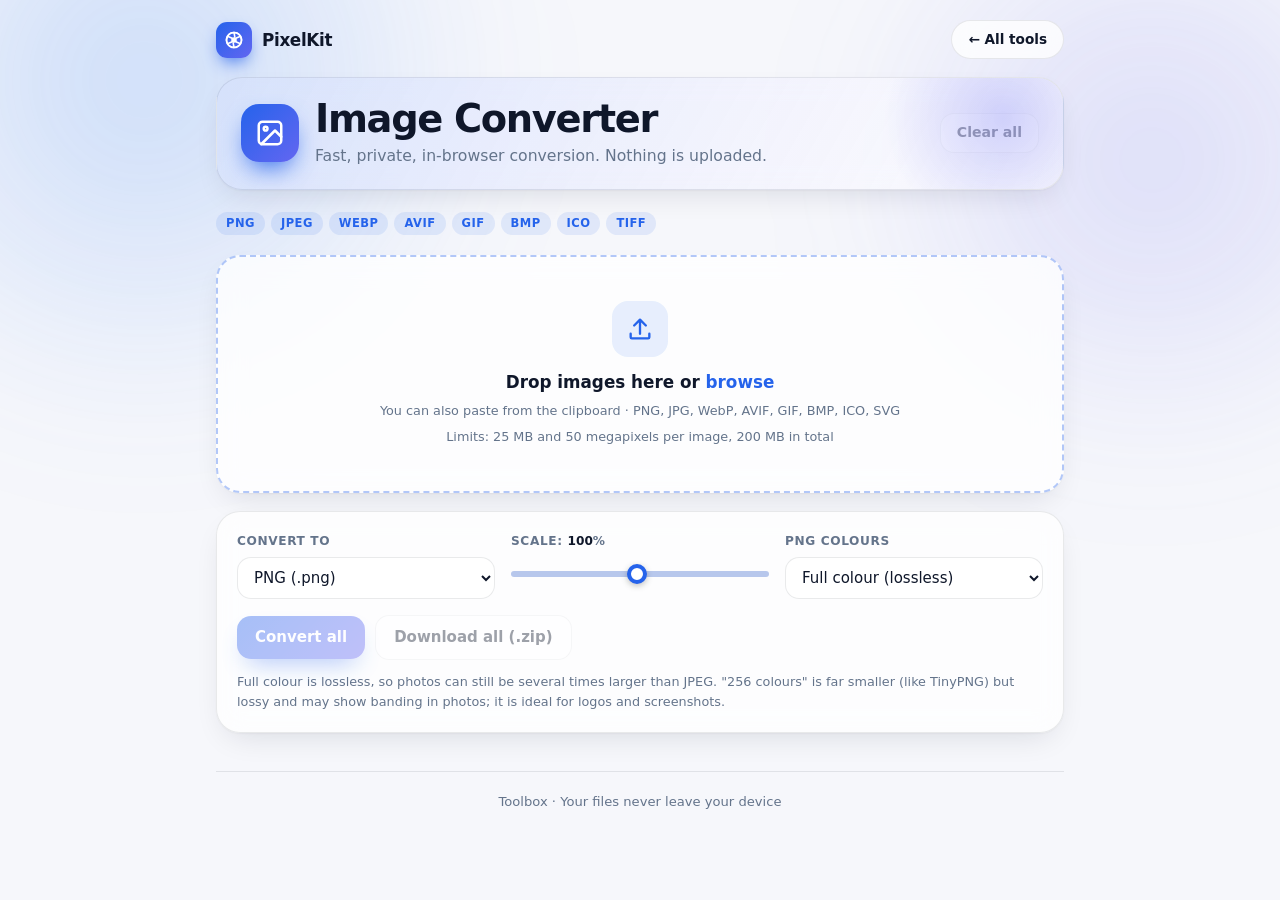
<file: tools/image-converter/index.html>
<!doctype html>
<html lang="en" data-tool="image-converter">
<head>
<meta charset="utf-8">
<meta name="viewport" content="width=device-width,initial-scale=1">
<title>Image Converter — Fast & Private In-Browser Conversion | PixelKit</title>
<meta name="description" content="Convert between PNG, JPEG, WebP, AVIF, GIF, BMP, ICO and TIFF directly in your browser. Batch convert, resize, target file size, and compare results without uploading.">
<meta name="keywords" content="image converter, png to webp, webp to png, avif converter, convert png to ico, client-side image converter, batch image converter">
<link rel="canonical" href="https://hbti-ankit1994.github.io/PixelKit/tools/image-converter/index.html">

<!-- Open Graph / Social -->
<meta property="og:type" content="website">
<meta property="og:site_name" content="PixelKit">
<meta property="og:url" content="https://hbti-ankit1994.github.io/PixelKit/tools/image-converter/index.html">
<meta property="og:title" content="Image Converter — Fast & Private In-Browser Conversion | PixelKit">
<meta property="og:description" content="Convert between 8 formats directly in your browser. Zero uploads, 100% private.">
<meta property="og:image" content="https://hbti-ankit1994.github.io/PixelKit/assets/og-image.png">

<!-- Twitter -->
<meta name="twitter:card" content="summary_large_image">
<meta name="twitter:title" content="Image Converter — Fast & Private In-Browser Conversion | PixelKit">
<meta name="twitter:description" content="Convert between 8 formats directly in your browser. Zero uploads, 100% private.">
<meta name="twitter:image" content="https://hbti-ankit1994.github.io/PixelKit/assets/og-image.png">

<link rel="icon" type="image/svg+xml" href="../../assets/favicon.svg">
<link rel="alternate icon" type="image/png" sizes="32x32" href="../../assets/favicon-32x32.png">
<link rel="apple-touch-icon" sizes="180x180" href="../../assets/apple-touch-icon.png">
<style>
:root{
  --bg:#f6f7fb;--card:rgba(255,255,255,.78);--fg:#0f172a;--muted:#64748b;--border:rgba(15,23,42,.09);
  --accent:#6366f1;--accent2:#8b5cf6;--accent-soft:rgba(99,102,241,.1);--field:#fff;
  --ok:#059669;--err:#dc2626;--shadow:0 1px 2px rgba(15,23,42,.04),0 12px 32px -12px rgba(15,23,42,.14);
}
@media (prefers-color-scheme:dark){:root{
  --bg:#0b0d14;--card:rgba(24,27,38,.72);--fg:#e8eaf2;--muted:#8a93a8;--border:rgba(255,255,255,.08);
  --accent:#818cf8;--accent2:#a78bfa;--accent-soft:rgba(129,140,248,.14);--field:rgba(255,255,255,.04);
  --ok:#34d399;--err:#f87171;--shadow:0 12px 32px -12px rgba(0,0,0,.6);
}}
*{box-sizing:border-box}
html{color-scheme:light dark}
body{margin:0;min-height:100vh;background:var(--bg);color:var(--fg);
  font:15px/1.55 Inter,ui-sans-serif,system-ui,-apple-system,"Segoe UI",Roboto,sans-serif;-webkit-font-smoothing:antialiased;
  background-image:radial-gradient(60rem 30rem at 10% -10%,rgba(99,102,241,.18),transparent 60%),
                   radial-gradient(50rem 28rem at 100% 0%,rgba(236,72,153,.13),transparent 60%);
  background-repeat:no-repeat}
main{max-width:880px;margin:0 auto;padding:40px 16px 64px}
.back{display:inline-flex;align-items:center;gap:6px;margin-bottom:14px;color:var(--muted);text-decoration:none;font-size:.88rem;font-weight:600}
.back:hover{color:var(--accent)}
header{display:flex;align-items:center;gap:14px;margin-bottom:28px}
.logo{width:48px;height:48px;border-radius:14px;display:grid;place-items:center;color:#fff;
  background:linear-gradient(135deg,var(--accent),var(--accent2));box-shadow:0 8px 20px -6px var(--accent)}
.logo svg{width:26px;height:26px}
h1{margin:0;font-size:1.75rem;letter-spacing:-.02em;line-height:1.2}
p.sub{margin:2px 0 0;color:var(--muted);font-size:.92rem}
.badges{display:flex;gap:6px;flex-wrap:wrap;margin:0 0 20px}
.badges span{font-size:.72rem;font-weight:600;letter-spacing:.04em;padding:3px 10px;border-radius:99px;
  background:var(--accent-soft);color:var(--accent)}
.card{background:var(--card);backdrop-filter:blur(14px);-webkit-backdrop-filter:blur(14px);
  border:1px solid var(--border);border-radius:20px;padding:20px;margin-bottom:18px;box-shadow:var(--shadow)}
#drop{display:flex;flex-direction:column;align-items:center;gap:6px;text-align:center;padding:44px 16px;cursor:pointer;
  border:2px dashed color-mix(in srgb,var(--accent) 35%,transparent);transition:transform .2s,background .2s,border-color .2s}
#drop:hover,#drop.over{border-color:var(--accent);background:var(--accent-soft)}
#drop.over{transform:scale(1.01)}
#drop .ico{width:56px;height:56px;border-radius:16px;display:grid;place-items:center;margin-bottom:6px;
  background:var(--accent-soft);color:var(--accent)}
#drop .ico svg{width:28px;height:28px}
#drop .t{font-size:1.05rem;font-weight:600}
#drop b{color:var(--accent)}
.opts{display:grid;grid-template-columns:repeat(auto-fit,minmax(190px,1fr));gap:16px}
label{display:block;font-size:.76rem;font-weight:600;color:var(--muted);margin-bottom:6px;text-transform:uppercase;letter-spacing:.05em}
label span{color:var(--fg);text-transform:none;letter-spacing:0}
select,input[type=number]{width:100%;padding:10px 12px;border:1px solid var(--border);border-radius:12px;background:var(--field);
  color:var(--fg);font:inherit;outline:none;transition:border-color .15s,box-shadow .15s}
select:focus{border-color:var(--accent);box-shadow:0 0 0 4px var(--accent-soft)}
input[type=color]{width:100%;height:42px;border:1px solid var(--border);border-radius:12px;background:var(--field);padding:4px;cursor:pointer}
input[type=range]{-webkit-appearance:none;appearance:none;width:100%;height:6px;border-radius:99px;margin:14px 0;
  background:color-mix(in srgb,var(--accent) 25%,var(--border));outline:none}
input[type=range]::-webkit-slider-thumb{-webkit-appearance:none;width:20px;height:20px;border-radius:50%;background:#fff;
  border:4px solid var(--accent);box-shadow:0 2px 6px rgba(0,0,0,.25);cursor:pointer}
input[type=range]::-moz-range-thumb{width:12px;height:12px;border-radius:50%;background:#fff;border:4px solid var(--accent);cursor:pointer}
.row{display:flex;gap:10px;flex-wrap:wrap;align-items:center}
button{font:inherit;font-weight:600;padding:10px 18px;border-radius:12px;border:1px solid var(--border);
  background:var(--field);color:var(--fg);cursor:pointer;transition:transform .12s,box-shadow .15s,background .15s}
button:hover:not(:disabled){transform:translateY(-1px);box-shadow:0 6px 16px -8px rgba(15,23,42,.3)}
button.primary{border:0;color:#fff;background:linear-gradient(135deg,var(--accent),var(--accent2));
  box-shadow:0 8px 20px -8px var(--accent)}
button:disabled{opacity:.4;cursor:not-allowed}
.hint{font-size:.8rem;color:var(--muted);margin-top:12px;min-height:1em}
.progress{margin-top:18px}
.ptop{display:flex;justify-content:space-between;gap:12px;font-size:.85rem;margin-bottom:8px;color:var(--muted)}
.ptop span{white-space:nowrap;overflow:hidden;text-overflow:ellipsis}
.ptop b{color:var(--accent);font-variant-numeric:tabular-nums}
.track{height:12px;border-radius:99px;overflow:hidden;background:var(--accent-soft);
  box-shadow:inset 0 1px 2px rgba(15,23,42,.12)}
.fill{height:100%;width:0;border-radius:99px;position:relative;overflow:hidden;
  background:linear-gradient(90deg,#7c3aed,var(--accent2),var(--accent));
  box-shadow:0 0 14px -2px var(--accent2);transition:width .35s cubic-bezier(.3,.7,.2,1)}
.fill::after{content:"";position:absolute;inset:0;
  background:linear-gradient(110deg,transparent 30%,rgba(255,255,255,.45) 50%,transparent 70%);
  background-size:200% 100%;animation:shine 1.3s linear infinite}
.progress.done .fill::after{animation:none;opacity:0}
.progress.done .ptop b{color:var(--ok)}
@keyframes shine{from{background-position:200% 0}to{background-position:-200% 0}}
.lhead{display:flex;justify-content:space-between;align-items:center;margin-bottom:12px}
.clearTop{margin-left:auto;padding:8px 16px;font-size:.88rem;white-space:nowrap}
.item img.zoom{cursor:zoom-in}
dialog{border:0;padding:0;border-radius:20px;width:min(960px,94vw);max-width:none;background:var(--bg);color:var(--fg);
  box-shadow:0 30px 80px -20px rgba(0,0,0,.55)}
dialog::backdrop{background:rgba(10,12,24,.6);backdrop-filter:blur(4px)}
.dhead{display:flex;justify-content:space-between;align-items:center;gap:12px;padding:14px 18px}
.dhead b{white-space:nowrap;overflow:hidden;text-overflow:ellipsis}
.dhead button{padding:6px 10px}
.cmpbody{padding:0 18px 18px}
.cmp{position:relative;margin:0 auto;border-radius:14px;overflow:hidden;user-select:none;
  background:repeating-conic-gradient(#9993 0 25%,#0000 0 50%) 0 0/16px 16px;border:1px solid var(--border)}
.cmp img{position:absolute;inset:0;width:100%;height:100%;object-fit:contain;pointer-events:none}
#cmpB{clip-path:inset(0 0 0 50%)}
.divider{position:absolute;top:0;bottom:0;left:50%;width:2px;margin-left:-1px;background:#fff;
  box-shadow:0 0 0 1px rgba(0,0,0,.25);pointer-events:none}
.divider i{position:absolute;top:50%;left:50%;width:38px;height:38px;margin:-19px 0 0 -19px;border-radius:50%;
  background:linear-gradient(135deg,var(--accent),var(--accent2));box-shadow:0 4px 14px rgba(0,0,0,.35);
  display:grid;place-items:center;color:#fff;font-style:normal;font-size:16px}
.divider i::after{content:"\2194"}
.cmp input{position:absolute;inset:0;width:100%;height:100%;margin:0;opacity:0;cursor:ew-resize}
.tag{position:absolute;top:10px;padding:3px 10px;border-radius:99px;font-size:.72rem;font-weight:600;color:#fff;
  background:rgba(15,23,42,.65);pointer-events:none}
.tag.l{left:10px}.tag.r{right:10px}
.cmpstats{display:grid;grid-template-columns:1fr 1fr;gap:10px;margin-top:12px}
.cmpstats div{padding:10px 12px;border-radius:12px;background:var(--card);border:1px solid var(--border);font-size:.85rem}
.cmpstats div{position:relative;transition:border-color .2s,background .2s,box-shadow .2s;opacity:.6}
.cmpstats div.on{opacity:1;border-color:var(--accent);background:var(--accent-soft);box-shadow:0 0 0 3px var(--accent-soft)}
.cmpstats b{display:block;color:var(--accent)}
.cmpstats em{font-style:normal}
.cmpstats .live{position:absolute;top:10px;right:12px;font-size:.72rem;font-weight:600;color:var(--accent)}
.cmperr{padding:28px 16px;text-align:center;color:var(--muted)}
@media (max-width:520px){.cmpstats{grid-template-columns:1fr}}
.notice{margin:-6px 0 18px;padding:12px 16px;border-radius:14px;font-size:.88rem;
  color:var(--err);background:color-mix(in srgb,var(--err) 10%,transparent);border:1px solid color-mix(in srgb,var(--err) 30%,transparent)}
.notice div+div{margin-top:2px}
.item{display:flex;align-items:center;gap:14px;padding:12px 0;border-top:1px solid var(--border)}
.item:first-child{border-top:0;padding-top:0}.item:last-child{padding-bottom:0}
.item img{width:56px;height:56px;object-fit:cover;border-radius:12px;border:1px solid var(--border);
  background:repeating-conic-gradient(#9993 0 25%,#0000 0 50%) 0 0/12px 12px}
.meta{flex:1;min-width:0}
.name{white-space:nowrap;overflow:hidden;text-overflow:ellipsis;font-weight:600}
.info{font-size:.8rem;color:var(--muted)}
.info.ok{color:var(--ok);font-weight:500}.info.err{color:var(--err)}
a.dl{color:#fff;text-decoration:none;white-space:nowrap;font-weight:600;font-size:.85rem;padding:8px 14px;border-radius:10px;
  background:linear-gradient(135deg,var(--accent),var(--accent2))}
.item button{padding:6px 10px;border-radius:10px;color:var(--muted)}
@media (max-width:520px){main{padding-top:24px}.card{padding:16px;border-radius:16px}h1{font-size:1.4rem}}
@media (prefers-reduced-motion:reduce){*{transition:none!important}}
</style>
<link rel="stylesheet" href="../../assets/theme.css">
</head>
<body>
<main>
  <nav class="topbar">
    <a class="brand" href="../../index.html"><span class="mark"><svg viewBox="0 0 24 24" fill="none" stroke="currentColor" stroke-width="1.9" stroke-linecap="round" stroke-linejoin="round"><circle cx="12" cy="12" r="9"/><path d="M12 3a9 9 0 0 1 7.8 4.5L14.2 10"/><path d="M19.8 7.5a9 9 0 0 1 0 9L14.2 14"/><path d="M19.8 16.5a9 9 0 0 1-7.8 4.5l-1-5.5"/><path d="M12 21a9 9 0 0 1-7.8-4.5L9.8 14"/><path d="M4.2 16.5a9 9 0 0 1 0-9L9.8 10"/><path d="M4.2 7.5A9 9 0 0 1 12 3l1 5.5"/><circle cx="12" cy="12" r="2.4" fill="currentColor"/></svg></span>PixelKit</a>
    <a class="back" href="../../index.html">← All tools</a>
  </nav>
  <header>
    <div class="logo"><svg viewBox="0 0 24 24" fill="none" stroke="currentColor" stroke-width="2" stroke-linecap="round" stroke-linejoin="round"><rect x="3" y="3" width="18" height="18" rx="3"/><circle cx="8.5" cy="8.5" r="1.5"/><path d="m21 15-5-5L5 21"/></svg></div>
    <div><h1>Image Converter</h1><p class="sub">Fast, private, in-browser conversion. Nothing is uploaded.</p></div>
    <button id="clear" class="clearTop" disabled>Clear all</button>
  </header>
  <div class="badges"><span>PNG</span><span>JPEG</span><span>WEBP</span><span>AVIF</span><span>GIF</span><span>BMP</span><span>ICO</span><span>TIFF</span></div>

  <div class="card" id="drop">
    <div class="ico"><svg viewBox="0 0 24 24" fill="none" stroke="currentColor" stroke-width="2" stroke-linecap="round" stroke-linejoin="round"><path d="M12 16V4m0 0L7 9m5-5 5 5"/><path d="M4 16v3a1 1 0 0 0 1 1h14a1 1 0 0 0 1-1v-3"/></svg></div>
    <div class="t">Drop images here or <b>browse</b></div>
    <div class="info">You can also paste from the clipboard · PNG, JPG, WebP, AVIF, GIF, BMP, ICO, SVG</div>
    <div class="info" id="limits"></div>
    <input id="file" type="file" accept="image/*" multiple hidden>
  </div>
  <div class="notice" id="notice" hidden></div>

  
  <div class="card">
    <div class="opts">
      <div><label for="fmt">Convert to</label><select id="fmt"></select></div>
      <div id="modeWrap"><label for="mode">Compression</label><select id="mode"><option value="quality">Set quality</option><option value="target">Target file size</option></select></div>
      <div id="qWrap"><label for="q">Quality: <span id="qv">90</span></label><input id="q" type="range" min="1" max="100" value="90"></div>
      <div id="tWrap" hidden><label for="target">Keep under (KB)</label><input id="target" type="number" min="10" step="10" value="500"></div>
      <div><label for="scale">Scale: <span id="sv">100</span>%</label><input id="scale" type="range" min="5" max="200" value="100"></div>
      <div id="bgWrap"><label for="bg">Background (for formats without transparency)</label><input id="bg" type="color" value="#ffffff"></div>
      <div id="icoWrap" hidden><label for="ico">ICO size (px)</label>
        <select id="ico"><option>16</option><option>32</option><option>48</option><option>64</option><option>128</option><option selected>256</option></select></div>
      <div id="pngWrap" hidden><label for="pngmode">PNG colours</label><select id="pngmode"><option value="full">Full colour (lossless)</option><option value="pal">256 colours (much smaller)</option></select></div>
      <div id="ditherWrap" hidden><label for="dither">GIF dithering</label><select id="dither"><option value="1">On</option><option value="0">Off</option></select></div>
    </div>
    <div class="row" style="margin-top:16px">
      <button class="primary" id="go" disabled>Convert all</button>
      <button id="zip" disabled>Download all (.zip)</button>
    </div>
    <div class="progress" id="progress" hidden>
      <div class="ptop"><span id="ptext">Converting…</span><b id="ppct">0%</b></div>
      <div class="track" role="progressbar" aria-valuemin="0" aria-valuemax="100" aria-valuenow="0"><div class="fill" id="pbar"></div></div>
    </div>
    <div class="hint" id="hint"></div>
  </div>

  <div class="card" id="list" hidden>
    <div class="lhead"><b id="count"></b></div>
    <div id="items"></div>
  </div>

  <dialog id="cmpDlg">
    <div class="dhead"><b id="cmpTitle"></b><button id="cmpClose" aria-label="Close">✕</button></div>
    <div class="cmpbody">
      <div class="cmp" id="cmp">
        <img id="cmpA" alt="Original"><img id="cmpB" alt="Converted">
        <span class="tag l">Original</span><span class="tag r">Converted</span>
        <div class="divider" id="cmpDiv"><i></i></div>
        <input type="range" id="cmpRange" min="0" max="100" value="50" aria-label="Drag to compare original and converted">
      </div>
      <div class="cmperr" id="cmpErr" hidden></div>
      <div class="cmpstats">
        <div id="statA"><span class="live"></span><b></b><em></em></div>
        <div id="statB"><span class="live"></span><b></b><em></em></div>
      </div>
    </div>
  </dialog>
</main>

<script>
"use strict";
const $ = id => document.getElementById(id);

/* ---------- format table ---------- */
const FORMATS = {
  png:  {label:"PNG",  ext:"png",  mime:"image/png",  alpha:true},
  jpeg: {label:"JPEG", ext:"jpg",  mime:"image/jpeg", alpha:false, quality:true},
  webp: {label:"WebP", ext:"webp", mime:"image/webp", alpha:true,  quality:true, probe:true},
  avif: {label:"AVIF", ext:"avif", mime:"image/avif", alpha:true,  quality:true, probe:true},
  gif:  {label:"GIF",  ext:"gif",  mime:"image/gif",  alpha:true,  custom:true},
  bmp:  {label:"BMP",  ext:"bmp",  mime:"image/bmp",  alpha:true,  custom:true},
  ico:  {label:"ICO",  ext:"ico",  mime:"image/x-icon", alpha:true, custom:true},
  tiff: {label:"TIFF", ext:"tif",  mime:"image/tiff", alpha:true,  custom:true},
};

/* ---------- helpers ---------- */
const toBlob = (c, mime, q) => new Promise(r => c.toBlob(r, mime, q));
const u32 = (dv, o, v) => dv.setUint32(o, v, true);
function hexToRgb(h){ const n = parseInt(h.slice(1),16); return [n>>16&255, n>>8&255, n&255]; }
function fmtSize(n){ return n<1024 ? n+" B" : n<1048576 ? (n/1024).toFixed(1)+" KB" : (n/1048576).toFixed(2)+" MB"; }

function makeCanvas(img, scale, w, h){
  const c = document.createElement("canvas");
  c.width = w ?? Math.max(1, Math.round(img.naturalWidth * scale));
  c.height = h ?? Math.max(1, Math.round(img.naturalHeight * scale));
  return c;
}
function drawOn(img, canvas, bg){
  const ctx = canvas.getContext("2d", {willReadFrequently:true});
  if (bg){ ctx.fillStyle = bg; ctx.fillRect(0,0,canvas.width,canvas.height); }
  ctx.imageSmoothingQuality = "high";
  ctx.drawImage(img, 0, 0, canvas.width, canvas.height);
  return ctx;
}

/* ---------- BMP (32-bit BGRA, V4 header, top-down) ---------- */
const hasAlphaPx = px => { for (let i=3;i<px.length;i+=4) if (px[i] !== 255) return true; return false; };

function encodeBMP24(px, w, h){ // opaque images: 24-bit BGR, 25% smaller than 32-bit
  const stride = (w*3+3) & ~3, size = stride*h, off = 14+40;
  const buf = new ArrayBuffer(off+size), dv = new DataView(buf), b = new Uint8Array(buf);
  b[0]=0x42; b[1]=0x4D; u32(dv,2,off+size); u32(dv,10,off);
  u32(dv,14,40); dv.setInt32(18,w,true); dv.setInt32(22,-h,true);
  dv.setUint16(26,1,true); dv.setUint16(28,24,true); u32(dv,34,size); u32(dv,38,2835); u32(dv,42,2835);
  for (let y=0;y<h;y++){
    let i = y*w*4, o = off + y*stride;
    for (let x=0;x<w;x++,i+=4,o+=3){ b[o]=px[i+2]; b[o+1]=px[i+1]; b[o+2]=px[i]; }
  }
  return new Blob([buf],{type:"image/bmp"});
}

function encodeBMP(ctx, w, h){
  const px = ctx.getImageData(0,0,w,h).data;
  if (!hasAlphaPx(px)) return encodeBMP24(px, w, h);
  const size = w*h*4, off = 14+108;
  const buf = new ArrayBuffer(off+size), dv = new DataView(buf), b = new Uint8Array(buf);
  b[0]=0x42; b[1]=0x4D; u32(dv,2,off+size); u32(dv,10,off);
  u32(dv,14,108); dv.setInt32(18,w,true); dv.setInt32(22,-h,true);
  dv.setUint16(26,1,true); dv.setUint16(28,32,true); u32(dv,30,3); u32(dv,34,size);
  u32(dv,38,2835); u32(dv,42,2835);
  u32(dv,54,0x00FF0000); u32(dv,58,0x0000FF00); u32(dv,62,0x000000FF); u32(dv,66,0xFF000000);
  u32(dv,70,0x73524742); // 'sRGB'
  for (let i=0,o=off;i<px.length;i+=4,o+=4){ b[o]=px[i+2]; b[o+1]=px[i+1]; b[o+2]=px[i]; b[o+3]=px[i+3]; }
  return new Blob([buf],{type:"image/bmp"});
}

/* ---------- TIFF (uncompressed RGBA, little-endian) ---------- */
function encodeTIFF(ctx, w, h){
  const px = ctx.getImageData(0,0,w,h).data, alpha = hasAlphaPx(px), spp = alpha ? 4 : 3;
  const n = alpha ? 10 : 9, ifdLen = 2+n*12+4, bpsOff = 8+ifdLen, dataOff = bpsOff+8, size = w*h*spp;
  const buf = new ArrayBuffer(dataOff+size), dv = new DataView(buf), b = new Uint8Array(buf);
  b[0]=0x49; b[1]=0x49; dv.setUint16(2,42,true); u32(dv,4,8);
  dv.setUint16(8,n,true);
  let o = 10;
  const ent = (tag,type,count,val) => { dv.setUint16(o,tag,true); dv.setUint16(o+2,type,true); u32(dv,o+4,count);
    if (type===3 && count===1) dv.setUint16(o+8,val,true); else u32(dv,o+8,val); o += 12; };
  ent(256,4,1,w); ent(257,4,1,h); ent(258,3,spp,bpsOff); ent(259,3,1,1); ent(262,3,1,2);
  ent(273,4,1,dataOff); ent(277,3,1,spp); ent(278,4,1,h); ent(279,4,1,size); if (alpha) ent(338,3,1,2);
  for (let i=0;i<spp;i++) dv.setUint16(bpsOff+i*2,8,true);
  if (alpha) b.set(px, dataOff);
  else for (let i=0,o=dataOff;i<px.length;i+=4,o+=3){ b[o]=px[i]; b[o+1]=px[i+1]; b[o+2]=px[i+2]; }
  return new Blob([buf],{type:"image/tiff"});
}

/* ---------- PNG (own encoder: RGB when opaque, adaptive filters, optional 256-colour palette) ---------- */
async function deflate(u8){
  const cs = new CompressionStream("deflate"), wr = cs.writable.getWriter();
  wr.write(u8).catch(()=>{}); wr.close().catch(()=>{});
  return new Uint8Array(await new Response(cs.readable).arrayBuffer());
}
function pngChunk(type, data){
  const t = new Uint8Array(4+data.length);
  for (let i=0;i<4;i++) t[i] = type.charCodeAt(i);
  t.set(data, 4);
  const out = new Uint8Array(12+data.length), dv = new DataView(out.buffer);
  dv.setUint32(0, data.length); out.set(t, 4); dv.setUint32(8+data.length, crc32(t));
  return out;
}
// Prefix each row with the PNG filter (None/Sub/Up/Average/Paeth) that looks cheapest to compress.
function filterRows(data, w, h, bpp, adaptive){
  const stride = w*bpp, out = new Uint8Array((stride+1)*h), zero = new Uint8Array(stride);
  const cand = [0,1,2,3,4].map(() => new Uint8Array(stride));
  for (let y=0;y<h;y++){
    const row = data.subarray(y*stride,(y+1)*stride), prev = y ? data.subarray((y-1)*stride,y*stride) : zero;
    let best = 0;
    if (adaptive){
      for (let i=0;i<stride;i++){
        const a = i>=bpp ? row[i-bpp] : 0, b = prev[i], c = i>=bpp ? prev[i-bpp] : 0, x = row[i];
        const p = a+b-c, pa = Math.abs(p-a), pb = Math.abs(p-b), pc = Math.abs(p-c);
        cand[0][i] = x; cand[1][i] = x-a; cand[2][i] = x-b; cand[3][i] = x-((a+b)>>1);
        cand[4][i] = x-(pa<=pb && pa<=pc ? a : pb<=pc ? b : c);
      }
      let min = Infinity;
      for (let f=0;f<5;f++){ let s=0; const r=cand[f]; for (let i=0;i<stride;i++){ const v=r[i]; s += v<128 ? v : 256-v; } if (s<min){min=s;best=f;} }
    } else cand[0].set(row);
    out[y*(stride+1)] = best; out.set(cand[best], y*(stride+1)+1);
  }
  return out;
}
// Median-cut quantiser: up to 256 colours (+alpha), returns palette and per-pixel indices.
function quantize(px, hasAlpha){
  const n = px.length/4, ch = hasAlpha ? 4 : 3, step = Math.max(1, Math.floor(n/50000));
  const ids = []; for (let i=0;i<n;i+=step) ids.push(i);
  const mk = list => {
    const mn=[255,255,255,255], mx=[0,0,0,0];
    for (const p of list) for (let c=0;c<ch;c++){ const v=px[p*4+c]; if (v<mn[c]) mn[c]=v; if (v>mx[c]) mx[c]=v; }
    let wc=0, span=-1; for (let c=0;c<ch;c++) if (mx[c]-mn[c]>span){ span=mx[c]-mn[c]; wc=c; }
    return {list, wc, span};
  };
  const boxes = [mk(ids)];
  while (boxes.length < 256){
    let bi=-1, bs=0;
    boxes.forEach((b,i) => { if (b.list.length>1 && b.span>bs){ bs=b.span; bi=i; } });
    if (bi<0) break;
    const b = boxes[bi], c = b.wc;
    b.list.sort((p,q) => px[p*4+c]-px[q*4+c]);
    const mid = b.list.length>>1;
    boxes.splice(bi,1, mk(b.list.slice(0,mid)), mk(b.list.slice(mid)));
  }
  const pal = boxes.map(b => { const s=[0,0,0,0]; for (const p of b.list) for (let c=0;c<4;c++) s[c]+=px[p*4+c];
    return s.map(v => Math.round(v/b.list.length)); });
  const cache = new Int16Array(1<<17).fill(-1), idx = new Uint8Array(n);
  for (let i=0;i<n;i++){
    const o=i*4, r=px[o], g=px[o+1], bl=px[o+2], a=hasAlpha ? px[o+3] : 255;
    const key = ((r>>3)<<12)|((g>>3)<<7)|((bl>>3)<<2)|(a>>6);
    let k = cache[key];
    if (k<0){
      let bd=Infinity;
      for (let j=0;j<pal.length;j++){
        const q=pal[j], d=(q[0]-r)**2+(q[1]-g)**2+(q[2]-bl)**2+(hasAlpha ? (q[3]-a)**2 : 0);
        if (d<bd){bd=d;k=j;}
      }
      cache[key]=k;
    }
    idx[i]=k;
  }
  return {pal, idx};
}
async function encodePNG(ctx, w, h, palette){
  const canvasBlob = () => toBlob(ctx.canvas, "image/png");
  if (typeof CompressionStream === "undefined") return canvasBlob();
  const px = ctx.getImageData(0,0,w,h).data, alpha = hasAlphaPx(px), n = w*h;
  const sig = Uint8Array.of(137,80,78,71,13,10,26,10), ihdr = new Uint8Array(13), dv = new DataView(ihdr.buffer);
  dv.setUint32(0,w); dv.setUint32(4,h); ihdr[8] = 8;
  const parts = [sig]; let raw;
  if (palette){
    const {pal, idx} = quantize(px, alpha);
    ihdr[9] = 3;
    parts.push(pngChunk("IHDR", ihdr), pngChunk("PLTE", Uint8Array.from(pal.flatMap(q => [q[0],q[1],q[2]]))));
    if (alpha) parts.push(pngChunk("tRNS", Uint8Array.from(pal.map(q => q[3]))));
    raw = filterRows(idx, w, h, 1, false);
  } else {
    const bpp = alpha ? 4 : 3, data = alpha ? new Uint8Array(px.buffer, px.byteOffset, px.length) : new Uint8Array(n*3);
    if (!alpha) for (let i=0,o=0;i<px.length;i+=4,o+=3){ data[o]=px[i]; data[o+1]=px[i+1]; data[o+2]=px[i+2]; }
    ihdr[9] = alpha ? 6 : 2;
    parts.push(pngChunk("IHDR", ihdr));
    raw = filterRows(data, w, h, bpp, true);
  }
  parts.push(pngChunk("IDAT", await deflate(raw)), pngChunk("IEND", new Uint8Array(0)));
  const mine = new Blob(parts, {type:"image/png"});
  if (palette) return mine;
  const std = await canvasBlob(); // keep whichever lossless encoding came out smaller
  return std && std.size < mine.size ? std : mine;
}

/* ---------- ICO (single PNG-compressed image) ---------- */
async function encodeICO(img, sizePx, bg){
  const c = document.createElement("canvas"); c.width = c.height = sizePx;
  const ctx = c.getContext("2d");
  const s = Math.min(sizePx/img.naturalWidth, sizePx/img.naturalHeight);
  const dw = img.naturalWidth*s, dh = img.naturalHeight*s;
  if (bg){ ctx.fillStyle=bg; ctx.fillRect(0,0,sizePx,sizePx); }
  ctx.imageSmoothingQuality = "high";
  ctx.drawImage(img,(sizePx-dw)/2,(sizePx-dh)/2,dw,dh);
  const png = new Uint8Array(await (await toBlob(c,"image/png")).arrayBuffer());
  const head = new ArrayBuffer(22), dv = new DataView(head);
  dv.setUint16(2,1,true); dv.setUint16(4,1,true);
  dv.setUint8(6, sizePx>=256?0:sizePx); dv.setUint8(7, sizePx>=256?0:sizePx);
  dv.setUint16(12,32,true); u32(dv,14,png.length); u32(dv,18,22);
  return new Blob([head,png],{type:"image/x-icon"});
}

/* ---------- GIF (216-colour palette, optional Floyd–Steinberg, 1-bit transparency) ---------- */
function encodeGIF(ctx, w, h, dither){
  const src = ctx.getImageData(0,0,w,h).data;
  const f = new Float32Array(w*h*3), alpha = new Uint8Array(w*h), idx = new Uint8Array(w*h);
  for (let i=0;i<w*h;i++){ f[i*3]=src[i*4]; f[i*3+1]=src[i*4+1]; f[i*3+2]=src[i*4+2]; alpha[i]=src[i*4+3]; }
  const q = v => Math.max(0, Math.min(5, Math.round(v/51)));
  for (let y=0;y<h;y++) for (let x=0;x<w;x++){
    const i = y*w+x;
    if (alpha[i] < 128){ idx[i] = 216; continue; }
    const r=q(f[i*3]), g=q(f[i*3+1]), bl=q(f[i*3+2]);
    idx[i] = r*36+g*6+bl;
    if (dither){
      const e=[f[i*3]-r*51, f[i*3+1]-g*51, f[i*3+2]-bl*51];
      const spread=(xx,yy,k)=>{ if(xx<0||xx>=w||yy>=h) return; const j=(yy*w+xx)*3; f[j]+=e[0]*k; f[j+1]+=e[1]*k; f[j+2]+=e[2]*k; };
      spread(x+1,y,7/16); spread(x-1,y+1,3/16); spread(x,y+1,5/16); spread(x+1,y+1,1/16);
    }
  }
  const out = [];
  const push = (...a) => out.push(...a);
  const w16 = v => push(v&255, v>>8&255);
  push(...[..."GIF89a"].map(c=>c.charCodeAt(0)));
  w16(w); w16(h); push(0xF7, 0, 0); // global table, 256 entries
  for (let r=0;r<6;r++) for (let g=0;g<6;g++) for (let b=0;b<6;b++) push(r*51,g*51,b*51);
  for (let i=216;i<256;i++) push(0,0,0);
  push(0x21,0xF9,4,1,0,0,216,0); // graphic control: transparent index 216
  push(0x2C); w16(0); w16(0); w16(w); w16(h); push(0, 8);
  const data = lzw(idx);
  for (let i=0;i<data.length;i+=255){ const n=Math.min(255,data.length-i); push(n); for(let j=0;j<n;j++) push(data[i+j]); }
  push(0, 0x3B);
  return new Blob([new Uint8Array(out)],{type:"image/gif"});
}
function lzw(indices){
  const bytes = []; let acc=0, nbits=0, codeSize=9, next=258, dict=new Map();
  const emit = c => { acc |= c << nbits; nbits += codeSize; while(nbits>=8){ bytes.push(acc&255); acc>>>=8; nbits-=8; } };
  emit(256);
  let prefix = indices[0];
  for (let i=1;i<indices.length;i++){
    const k = indices[i], key = prefix*256+k, hit = dict.get(key);
    if (hit !== undefined){ prefix = hit; continue; }
    emit(prefix);
    if (next < 4096){ dict.set(key,next); if (next === (1<<codeSize)) codeSize++; next++; }
    else { emit(256); dict.clear(); next=258; codeSize=9; }
    prefix = k;
  }
  emit(prefix); emit(257);
  if (nbits>0) bytes.push(acc&255);
  return bytes;
}

/* ---------- ZIP (store only) ---------- */
const CRC = (() => { const t=new Uint32Array(256); for(let n=0;n<256;n++){let c=n;for(let k=0;k<8;k++)c=c&1?0xEDB88320^(c>>>1):c>>>1;t[n]=c>>>0;} return t; })();
function crc32(u8){ let c=~0; for(let i=0;i<u8.length;i++) c=CRC[(c^u8[i])&255]^(c>>>8); return ~c>>>0; }
async function makeZip(files){
  const parts=[], central=[]; let offset=0; const enc=new TextEncoder();
  for (const f of files){
    const name=enc.encode(f.name), data=new Uint8Array(await f.blob.arrayBuffer()), crc=crc32(data);
    const lh=new DataView(new ArrayBuffer(30));
    lh.setUint32(0,0x04034b50,true); lh.setUint16(4,20,true); lh.setUint16(6,0x0800,true);
    lh.setUint32(14,crc,true); lh.setUint32(18,data.length,true); lh.setUint32(22,data.length,true); lh.setUint16(26,name.length,true);
    parts.push(lh.buffer,name,data);
    const ch=new DataView(new ArrayBuffer(46));
    ch.setUint32(0,0x02014b50,true); ch.setUint16(4,20,true); ch.setUint16(6,20,true); ch.setUint16(8,0x0800,true);
    ch.setUint32(16,crc,true); ch.setUint32(20,data.length,true); ch.setUint32(24,data.length,true); ch.setUint16(28,name.length,true);
    ch.setUint32(42,offset,true);
    central.push(ch.buffer,name);
    offset += 30+name.length+data.length;
  }
  const csize = central.reduce((s,p)=>s+(p.byteLength??p.length),0);
  const end=new DataView(new ArrayBuffer(22));
  end.setUint32(0,0x06054b50,true); end.setUint16(8,files.length,true); end.setUint16(10,files.length,true);
  end.setUint32(12,csize,true); end.setUint32(16,offset,true);
  return new Blob([...parts,...central,end.buffer],{type:"application/zip"});
}

/* ---------- conversion ---------- */
async function encodeCanvas(c, F, q){
  const blob = await toBlob(c, F.mime, q);
  if (!blob || blob.type !== F.mime) throw new Error(F.label+" encoding is not supported by this browser");
  return blob;
}

/* Find the highest quality whose output fits under `limit` bytes.
   If even the lowest quality is too big, shrink the dimensions and retry. */
async function fitToSize(c, F, limit, step){
  let cv = c, k = 0, low;
  const enc = async q => { const b = await encodeCanvas(cv, F, q); await step(0.45 + 0.5*Math.min(1, ++k/14)); return b; };
  for (let round = 0; round < 5; round++){
    const top = await enc(0.95);
    if (top.size <= limit) return {blob:top, q:0.95, cv};
    low = await enc(0.05);
    if (low.size <= limit){
      let lo = 0.05, hi = 0.95, best = low, bq = 0.05;
      for (let i = 0; i < 6; i++){
        const mid = (lo+hi)/2, m = await enc(mid);
        if (m.size <= limit){ best = m; bq = mid; lo = mid; } else hi = mid;
      }
      return {blob:best, q:bq, cv};
    }
    if (round === 4) break;
    const f = Math.min(0.9, Math.max(0.1, Math.sqrt(limit/low.size)*0.6));
    const nc = document.createElement("canvas");
    nc.width = Math.max(1, Math.round(cv.width*f)); nc.height = Math.max(1, Math.round(cv.height*f));
    const nx = nc.getContext("2d"); nx.imageSmoothingQuality = "high"; nx.drawImage(cv, 0, 0, nc.width, nc.height);
    cv = nc;
  }
  return {blob:low, q:0.05, cv, miss:true};
}

async function convert(img, key, step = async()=>{}, info = {}){
  const F = FORMATS[key], scale = $("scale").value/100, q = $("q").value/100;
  const bg = F.alpha ? null : $("bg").value;
  await step(0.15);
  if (key === "ico") { await step(0.4); return encodeICO(img, +$("ico").value, null); }
  const c = makeCanvas(img, scale);
  const ctx = drawOn(img, c, bg);
  await step(0.45);
  info.w = c.width; info.h = c.height;
  if (key === "png"){ info.pal = $("pngmode").value === "pal"; return encodePNG(ctx, c.width, c.height, info.pal); }
  if (key === "bmp") return encodeBMP(ctx, c.width, c.height);
  if (key === "tiff") return encodeTIFF(ctx, c.width, c.height);
  if (key === "gif") return encodeGIF(ctx, c.width, c.height, $("dither").value==="1");
  if (F.quality && $("mode").value === "target"){
    const kb = Math.max(10, +$("target").value || 500);
    const r = await fitToSize(c, F, kb*1024, step);
    Object.assign(info, {q:Math.round(r.q*100), target:kb, w:r.cv.width, h:r.cv.height,
      resized:r.cv !== c, miss:r.blob.size > kb*1024});
    return r.blob;
  }
  if (F.quality) info.q = Math.round(q*100);
  return encodeCanvas(c, F, F.quality ? q : undefined);
}

/* ---------- state / UI ---------- */
const items = []; // {file,img,url,out:{blob,name,url}}
const fmtSel = $("fmt");

async function init(){
  for (const [k,F] of Object.entries(FORMATS)){
    let ok = true;
    if (F.probe){ const c=document.createElement("canvas"); c.width=c.height=1; const b=await toBlob(c,F.mime); ok = !!b && b.type===F.mime; }
    if (ok) fmtSel.add(new Option(F.label+" (."+F.ext+")", k));
  }
  fmtSel.value = "png"; updateOpts();
}
function updateOpts(){
  const k = fmtSel.value, F = FORMATS[k];
  const tm = $("mode").value === "target";
  $("modeWrap").hidden = !F.quality;
  $("qWrap").hidden = !F.quality || tm;
  $("tWrap").hidden = !F.quality || !tm;
  $("bgWrap").hidden = F.alpha;
  $("icoWrap").hidden = k!=="ico";
  $("scale").parentElement.hidden = k==="ico";
  $("ditherWrap").hidden = k!=="gif";
  $("pngWrap").hidden = k!=="png";
  $("hint").textContent = ({
    png:"Full colour is lossless, so photos can still be several times larger than JPEG. \"256 colours\" is far smaller (like TinyPNG) but lossy and may show banding in photos; it is ideal for logos and screenshots.",
    webp:"WebP is typically 25–35% smaller than JPEG at similar quality. Lower the quality slider to shrink further.",
    avif:"AVIF gives the smallest files for photos, but encoding is slower.",
    jpeg:"JPEG has no transparency; transparent areas are filled with the background colour.",
    gif:"GIF output uses a 216-colour palette with 1-bit transparency (still image).",
    ico:"ICO output is a single square icon; the image is fitted and centred.",
    tiff:"TIFF output is uncompressed RGBA: expect files many times larger than JPEG or PNG.",
    bmp:"BMP is uncompressed (24-bit when there is no transparency, 32-bit otherwise): expect files many times larger than JPEG or PNG."
  })[k] || "";
  if (F.quality && tm) $("hint").textContent = "Finds the highest quality that fits under the size you set. If even the lowest quality is too big, the image is also shrunk to fit.";
  items.forEach(it => { clearOut(it); });
  render();
}
function clearOut(it){ if (it.out){ URL.revokeObjectURL(it.out.url); it.out=null; } it.status=null; }

const MAX_FILE_MB = 25, MAX_MEGAPIXELS = 50, MAX_BATCH_MB = 200;
$("limits").textContent = `Limits: ${MAX_FILE_MB} MB and ${MAX_MEGAPIXELS} megapixels per image, ${MAX_BATCH_MB} MB in total`;
const batchBytes = () => items.reduce((s,it) => s + it.file.size, 0);

async function addFiles(files){
  const rejected = [];
  for (const file of files){
    if (!file.type.startsWith("image/") && !/\.(tiff?|ico|bmp|avif|webp|svg)$/i.test(file.name)) continue;
    if (file.size > MAX_FILE_MB*1048576){
      rejected.push(`${file.name}: ${fmtSize(file.size)} exceeds the ${MAX_FILE_MB} MB limit`); continue;
    }
    if (batchBytes() + file.size > MAX_BATCH_MB*1048576){
      rejected.push(`${file.name}: adding it would exceed the ${MAX_BATCH_MB} MB total limit (remove some images or click Clear)`); continue;
    }
    const url = URL.createObjectURL(file), img = new Image();
    const it = {file, url, img, out:null, status:null};
    img.src = url;
    try {
      await img.decode();
      if(!img.naturalWidth) img.width=512, Object.defineProperty(img,"naturalWidth",{value:512}), Object.defineProperty(img,"naturalHeight",{value:512});
      const mp = img.naturalWidth*img.naturalHeight/1e6;
      if (mp > MAX_MEGAPIXELS){
        URL.revokeObjectURL(url);
        rejected.push(`${file.name}: ${mp.toFixed(0)} MP exceeds the ${MAX_MEGAPIXELS} MP limit`); continue;
      }
    } catch { it.status = {err:true,msg:"This browser cannot decode this file"}; }
    items.push(it);
  }
  const n = $("notice");
  n.hidden = !rejected.length;
  n.replaceChildren(...rejected.map(t => Object.assign(document.createElement("div"),{textContent:"Skipped – "+t})));
  render();
}

function render(){
  $("list").hidden = !items.length;
  $("count").textContent = `${items.length} image${items.length===1?"":"s"}`;
  const list = $("items"); list.innerHTML = "";
  $("go").disabled = $("clear").disabled = !items.length;
  $("zip").disabled = !items.some(i=>i.out);
  items.forEach((it,i) => {
    const d = document.createElement("div"); d.className = "item";
    const dim = it.img.naturalWidth ? ` · ${it.img.naturalWidth}×${it.img.naturalHeight}` : "";
    let status = "";
    if (it.status) status = `<div class="info err">${it.status.msg}</div>`;
    else if (it.out){
      const pct = Math.round(it.out.blob.size/it.file.size*100-100), inf = it.out.info || {};
      const extra = [qualityText(it.out.fmt, inf), inf.resized ? `resized to ${inf.w}×${inf.h}` : ""].filter(Boolean).join(" · ");
      status = `<div class="info ok">→ ${it.out.name} · ${fmtSize(it.out.blob.size)} (${pct>=0?"+":""}${pct}%)${extra ? " · "+extra : ""}</div>`;
      if (inf.miss) status += `<div class="info err">Could not get under ${inf.target} KB; this is the smallest result.</div>`;
    }
    d.innerHTML = `<img src="${it.url}" alt=""><div class="meta"><div class="name"></div><div class="info">${fmtSize(it.file.size)}${dim}</div>${status}</div>`;
    d.querySelector(".name").textContent = it.file.name;
    if (it.out){
      const th = d.querySelector("img"); th.classList.add("zoom"); th.title = "Compare"; th.onclick = () => openCompare(it);
      const cb = document.createElement("button"); cb.textContent = "Compare"; cb.onclick = () => openCompare(it); d.append(cb);
      const a=document.createElement("a"); a.className="dl"; a.href=it.out.url; a.download=it.out.name; a.textContent="Download"; d.append(a);
    }
    const x=document.createElement("button"); x.textContent="✕"; x.title="Remove";
    x.onclick=()=>{ clearOut(it); URL.revokeObjectURL(it.url); items.splice(i,1); render(); };
    d.append(x); list.append(d);
  });
}

$("go").onclick = async () => {
  const key = fmtSel.value, F = FORMATS[key];
  $("go").disabled = true;
  const todo = items.filter(it => !(it.status?.err && !it.img.naturalWidth));
  let done = 0;
  const paint = () => new Promise(r => requestAnimationFrame(() => setTimeout(r)));
  setProgress(0, `Starting… 0 of ${todo.length}`);
  await paint();
  for (const it of todo){
    clearOut(it);
    const label = f => `Converting ${done+1} of ${todo.length} · ${it.file.name}`;
    const step = async f => { setProgress((done+f)/todo.length, label()); await paint(); };
    try {
      const info = {};
      const blob = await convert(it.img, key, step, info);
      const name = it.file.name.replace(/\.[^.]+$/,"") + "." + F.ext;
      it.out = {blob, name, url:URL.createObjectURL(blob), fmt:key, info};
    } catch(e){ it.status = {err:true,msg:e.message}; }
    done++;
    setProgress(done/todo.length, done<todo.length ? `Converted ${done} of ${todo.length}` : "");
    render();
    await paint();
  }
  setProgress(1, `Done · ${todo.length} file${todo.length===1?"":"s"} converted`, true);
  $("go").disabled = false; render();
};

function qualityText(key, inf){
  if (inf.pal) return "256 colours (lossy)";
  if (inf.q != null) return `quality ${inf.q}%` + (inf.target ? ` (fit to ${inf.target} KB)` : "");
  return key === "gif" ? "256-colour palette" : (key === "ico" ? "" : "lossless");
}

/* ---------- before / after compare ---------- */
function openCompare(it){
  if (!it.out) return;
  const dlg = $("cmpDlg"), cmp = $("cmp"), A = $("cmpA"), B = $("cmpB"), err = $("cmpErr"), F = FORMATS[it.out.fmt];
  const ratio = (it.img.naturalWidth/it.img.naturalHeight) || 1;
  cmp.style.aspectRatio = String(ratio);
  cmp.style.width = `min(100%, ${(68*ratio).toFixed(2)}vh)`;
  cmp.hidden = false; err.hidden = true;
  B.onload = () => { cmp.hidden = false; err.hidden = true; };
  B.onerror = () => { cmp.hidden = true; err.hidden = false;
    err.textContent = `This browser can't display ${F.label} files, so there is no preview. The converted file itself is fine.`; };
  A.src = it.url; B.src = it.out.url;
  $("cmpRange").value = 50; setCmp(50);
  $("cmpTitle").textContent = `${it.file.name} → ${it.out.name}`;
  const inf = it.out.info || {};
  const put = (id, title, text) => { const el = $(id); el.querySelector("b").textContent = title; el.querySelector("em").textContent = text; };
  put("statA", "Original", `${fmtSize(it.file.size)} · ${it.img.naturalWidth}×${it.img.naturalHeight}`);
  const dims = inf.w ? ` · ${inf.w}×${inf.h}` : "", qt = qualityText(it.out.fmt, inf);
  put("statB", `Converted · ${F.label}`, `${fmtSize(it.out.blob.size)}${dims}${qt ? " · "+qt : ""}`);
  dlg.showModal();
}
function setCmp(v){
  v = +v;
  $("cmpB").style.clipPath = `inset(0 0 0 ${v}%)`; $("cmpDiv").style.left = v + "%";
  // Original is visible on the left (v%), converted on the right (100-v%).
  const a = $("statA"), b = $("statB");
  a.classList.toggle("on", v >= 50); b.classList.toggle("on", v <= 50);
  a.querySelector(".live").textContent = v > 0 ? `● Showing ${v}%` : "";
  b.querySelector(".live").textContent = v < 100 ? `● Showing ${100-v}%` : "";
}
$("cmpRange").oninput = e => setCmp(e.target.value);
$("cmpClose").onclick = () => $("cmpDlg").close();
$("cmpDlg").addEventListener("click", e => { if (e.target === $("cmpDlg")) $("cmpDlg").close(); });
$("mode").onchange = updateOpts;
$("pngmode").onchange = updateOpts;

let progTimer;
function setProgress(frac, text, finished){
  const p = $("progress"), pct = Math.round(frac*100);
  clearTimeout(progTimer);
  p.hidden = false; p.classList.toggle("done", !!finished);
  $("pbar").style.width = pct + "%";
  $("ppct").textContent = pct + "%";
  if (text) $("ptext").textContent = text;
  p.querySelector("[role=progressbar]").setAttribute("aria-valuenow", pct);
  if (finished) progTimer = setTimeout(() => { p.hidden = true; }, 4000);
}
$("zip").onclick = async () => {
  const seen = new Map(), files = [];
  for (const it of items) if (it.out){
    let n = it.out.name; const c = seen.get(n)||0; seen.set(n,c+1);
    if (c) n = n.replace(/(\.[^.]+)$/, `_${c}$1`);
    files.push({name:n, blob:it.out.blob});
  }
  const a = document.createElement("a"); a.href = URL.createObjectURL(await makeZip(files)); a.download = "converted-images.zip"; a.click();
  setTimeout(()=>URL.revokeObjectURL(a.href), 5000);
};
$("clear").onclick = () => { items.forEach(it=>{clearOut(it);URL.revokeObjectURL(it.url);}); items.length=0; render(); };
fmtSel.onchange = updateOpts;
$("q").oninput = e => $("qv").textContent = e.target.value;
$("scale").oninput = e => $("sv").textContent = e.target.value;
const drop = $("drop"), fileIn = $("file");
drop.onclick = () => fileIn.click();
fileIn.onchange = () => { addFiles(fileIn.files); fileIn.value=""; };
["dragenter","dragover"].forEach(ev => drop.addEventListener(ev, e=>{e.preventDefault();drop.classList.add("over");}));
["dragleave","drop"].forEach(ev => drop.addEventListener(ev, e=>{e.preventDefault();drop.classList.remove("over");}));
drop.addEventListener("drop", e => addFiles(e.dataTransfer.files));
window.addEventListener("paste", e => { const fs=[...e.clipboardData.files]; if(fs.length) addFiles(fs); });
init();
</script>
</body>
</html>
</file>
<file: assets/theme.css>
/* PixelKit shared theme.
   Loaded AFTER each tool's own <style>, so every tool inherits the home page's look
   (top bar, glow background, banner heading, cards, buttons) and its own accent colour.
   Colours stay as plain hex because some tools read --accent / --muted from JavaScript. */

/* ---- per-tool accent (matches the card colours on the home page) ---- */
html[data-tool="filter-studio"]{--accent:#ea580c;--accent2:#db2777;--accent-soft:rgba(234,88,12,.1);--glow1:rgba(249,115,22,.5);--glow2:rgba(236,72,153,.42)}
html[data-tool="meme-generator"]{--accent:#7c3aed;--accent2:#6366f1;--accent-soft:rgba(124,58,237,.1);--glow1:rgba(139,92,246,.5);--glow2:rgba(99,102,241,.4)}
html[data-tool="collage-maker"]{--accent:#0d9488;--accent2:#2563eb;--accent-soft:rgba(13,148,136,.1);--glow1:rgba(20,184,166,.45);--glow2:rgba(59,130,246,.4)}
html[data-tool="image-converter"]{--accent:#2563eb;--accent2:#6366f1;--accent-soft:rgba(37,99,235,.1);--glow1:rgba(59,130,246,.48);--glow2:rgba(99,102,241,.4)}
@media (prefers-color-scheme:dark){
  html[data-tool="filter-studio"]{--accent:#fb923c;--accent2:#f472b6;--accent-soft:rgba(251,146,60,.15)}
  html[data-tool="meme-generator"]{--accent:#a78bfa;--accent2:#818cf8;--accent-soft:rgba(167,139,250,.16)}
  html[data-tool="collage-maker"]{--accent:#2dd4bf;--accent2:#60a5fa;--accent-soft:rgba(45,212,191,.15)}
  html[data-tool="image-converter"]{--accent:#60a5fa;--accent2:#818cf8;--accent-soft:rgba(96,165,250,.16)}
}
:root{--glow1:rgba(99,102,241,.5);--glow2:rgba(236,72,153,.4)}

/* ---- page: soft glow background like the home page ---- */
html{scroll-behavior:smooth}
body{background-image:none!important;overflow-x:hidden;
  font-family:Inter,ui-sans-serif,system-ui,-apple-system,"Segoe UI",Roboto,sans-serif}
body::before,body::after{content:"";position:fixed;z-index:-1;pointer-events:none;border-radius:50%;filter:blur(90px);opacity:.55}
body::before{width:46rem;height:46rem;left:-14rem;top:-18rem;background:radial-gradient(circle,var(--glow1),transparent 65%)}
body::after{width:40rem;height:40rem;right:-12rem;top:-10rem;background:radial-gradient(circle,var(--glow2),transparent 65%)}
@media (prefers-color-scheme:dark){body::before,body::after{opacity:.33}}
main{padding-top:20px}

/* ---- top bar (same as the home page) ---- */
.topbar{display:flex;align-items:center;justify-content:space-between;gap:12px;margin:0 0 18px}
.topbar .brand{display:flex;align-items:center;gap:10px;font-weight:800;font-size:1.05rem;letter-spacing:-.02em;color:var(--fg);text-decoration:none}
.topbar .mark{width:36px;height:36px;border-radius:11px;display:grid;place-items:center;color:#fff;flex:none;
  background:linear-gradient(135deg,var(--accent),var(--accent2));box-shadow:0 8px 18px -6px var(--accent)}
.topbar .mark svg{width:20px;height:20px}
.topbar .back{margin:0;display:inline-flex;align-items:center;gap:6px;padding:8px 16px;border-radius:99px;
  background:var(--card);border:1px solid var(--border);color:var(--fg);font-size:.85rem;font-weight:700;text-decoration:none;
  backdrop-filter:blur(10px);-webkit-backdrop-filter:blur(10px);transition:transform .18s,color .18s,box-shadow .18s}
.topbar .back:hover{color:var(--accent);transform:translateX(-3px);box-shadow:0 8px 20px -10px var(--accent)}

/* ---- tool heading as a tinted banner ---- */
header{position:relative;overflow:hidden;gap:16px;padding:20px 24px;margin-bottom:22px;border-radius:26px;border:1px solid var(--border);
  background:linear-gradient(120deg,color-mix(in srgb,var(--accent) 16%,transparent),color-mix(in srgb,var(--accent2) 7%,transparent) 60%,transparent),var(--card);
  box-shadow:var(--shadow);backdrop-filter:blur(14px);-webkit-backdrop-filter:blur(14px)}
header::after{content:"";position:absolute;right:-60px;top:-80px;width:240px;height:240px;border-radius:50%;pointer-events:none;
  background:radial-gradient(circle,color-mix(in srgb,var(--accent2) 28%,transparent),transparent 70%)}
header .logo{width:58px;height:58px;border-radius:18px;box-shadow:0 12px 26px -8px var(--accent)}
header .logo svg{width:30px;height:30px}
header h1{font-size:clamp(1.7rem,3.6vw,2.4rem);letter-spacing:-.035em;line-height:1.1}
header p.sub{margin-top:4px;font-size:.98rem}

/* ---- shared components ---- */
.card{border-radius:24px;border:1px solid var(--border);box-shadow:var(--shadow);backdrop-filter:blur(14px);-webkit-backdrop-filter:blur(14px)}
button{border-radius:14px;font-weight:700;transition:transform .18s,box-shadow .18s,background .18s,color .18s}
button.primary{box-shadow:0 12px 26px -10px var(--accent)}
button.primary:hover:not(:disabled){box-shadow:0 16px 32px -10px var(--accent)}
select,textarea,input[type=text],input[type=search]{border-radius:14px}
select:focus,textarea:focus,input[type=text]:focus,input[type=search]:focus{border-color:var(--accent);box-shadow:0 0 0 4px var(--accent-soft)}
h2{letter-spacing:.07em}
.sec+.sec{border-top-color:var(--border)}
canvas#stage{border-radius:16px}

/* ---- footer line ---- */
main::after{content:"Toolbox · Your files never leave your device";display:block;margin-top:38px;padding-top:20px;border-top:1px solid var(--border);
  color:var(--muted);font-size:.82rem;text-align:center}

@media (max-width:640px){
  header{padding:16px;border-radius:20px}header .logo{width:48px;height:48px;border-radius:15px}header .logo svg{width:26px;height:26px}
  .topbar .back{padding:7px 13px}
}
@media (prefers-reduced-motion:reduce){html{scroll-behavior:auto}button,.topbar .back{transition:none}}
</file>
